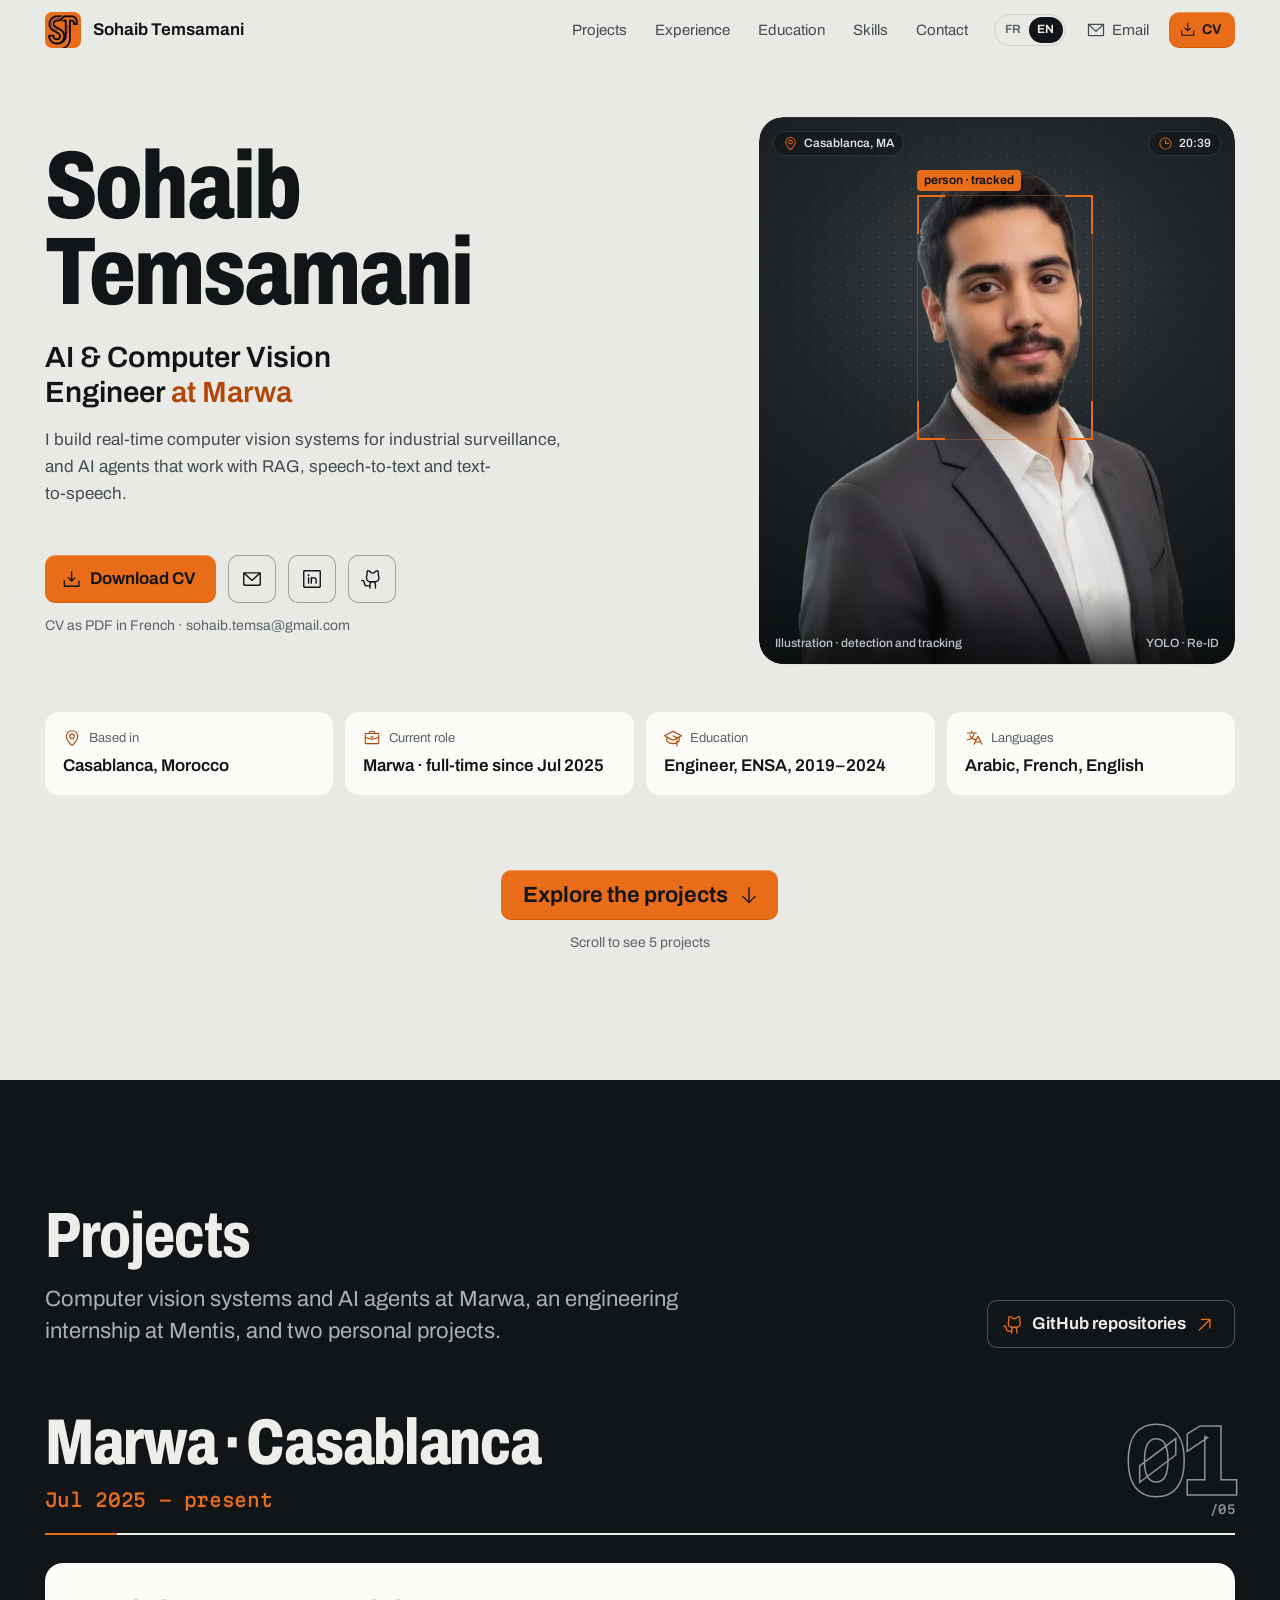
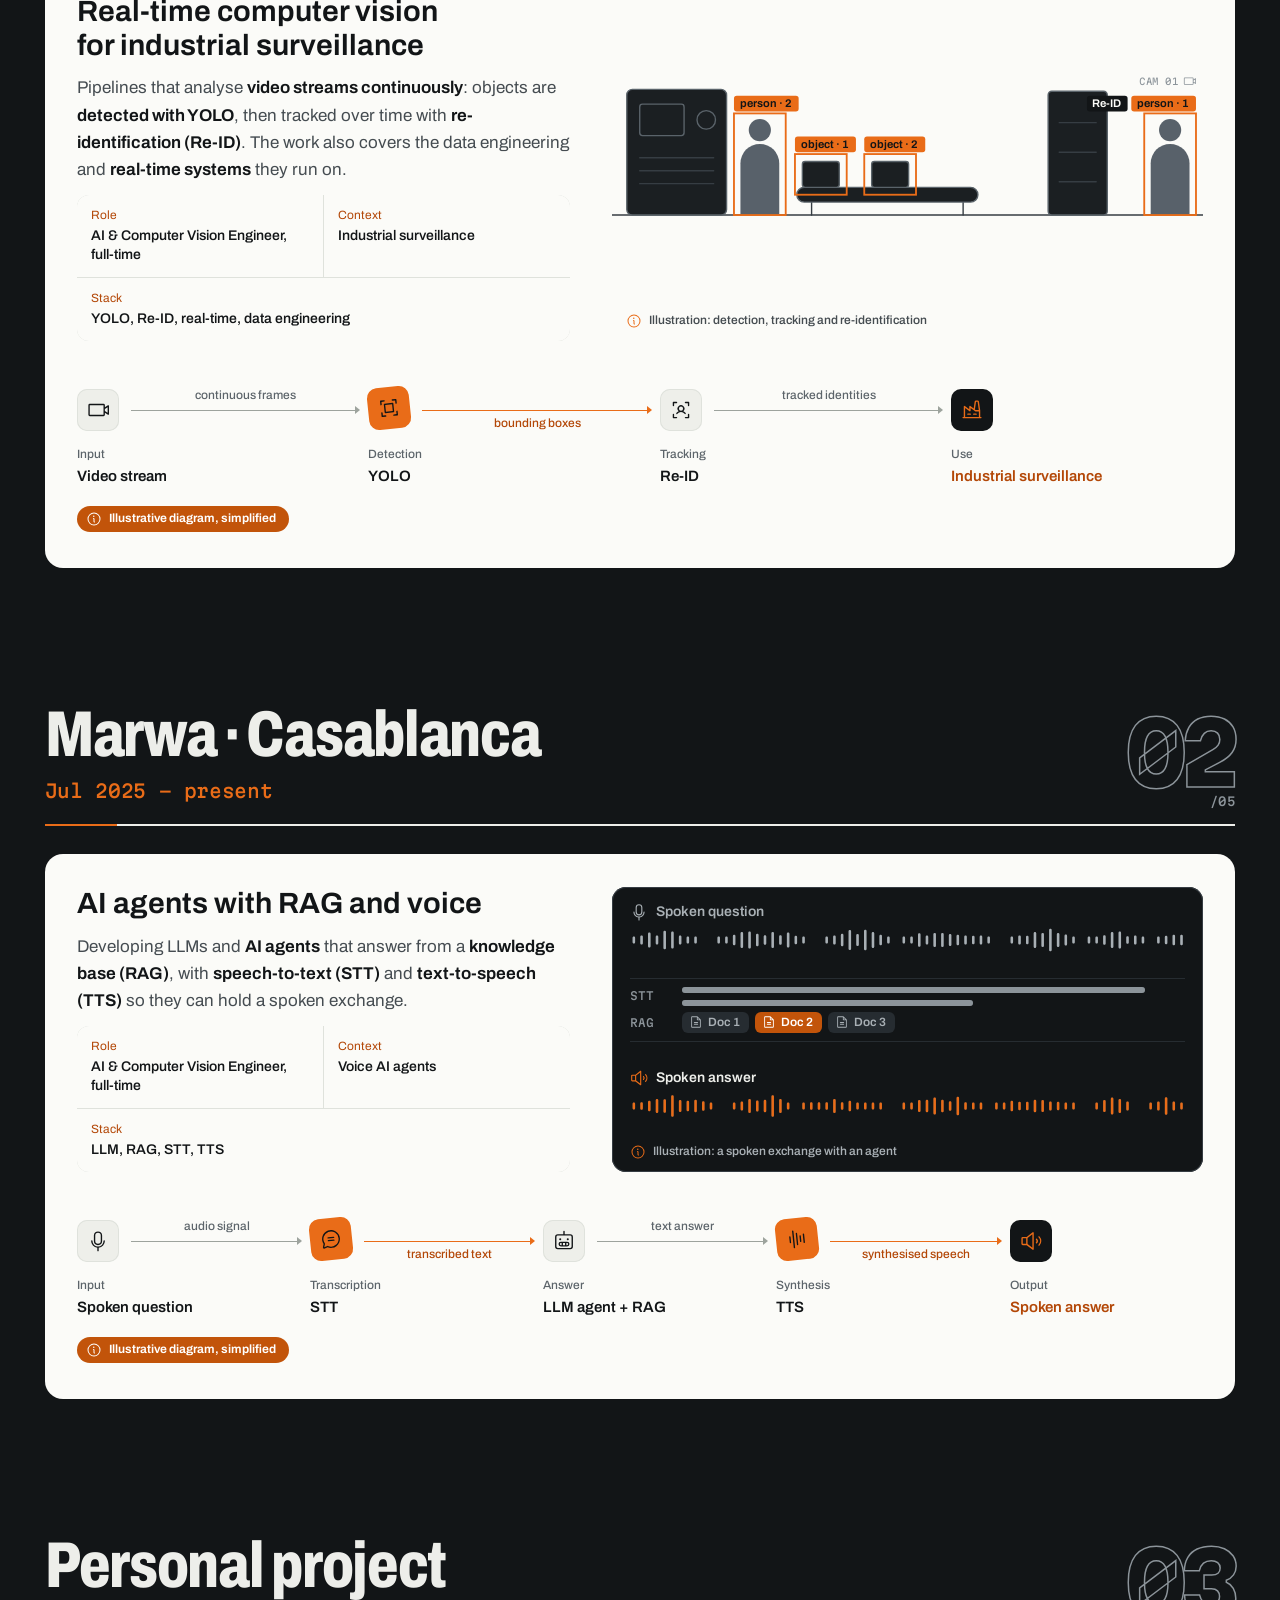
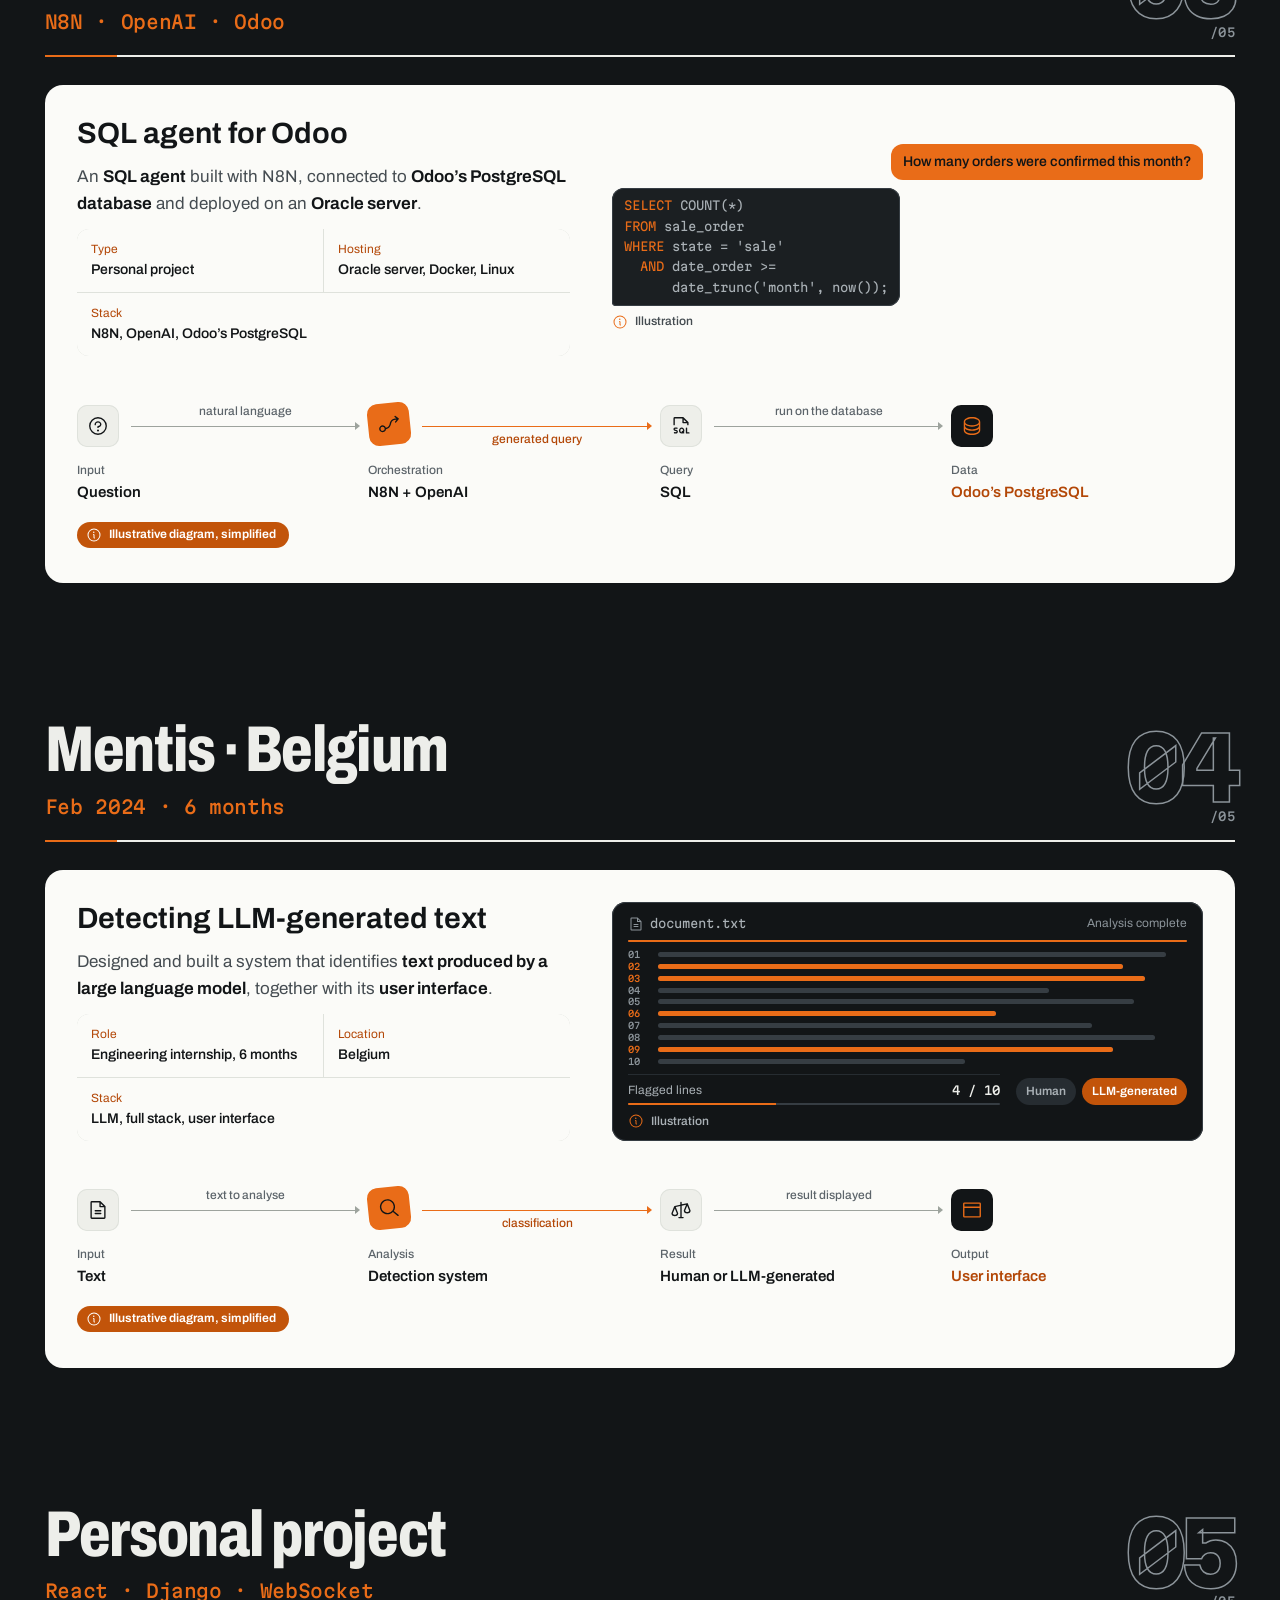
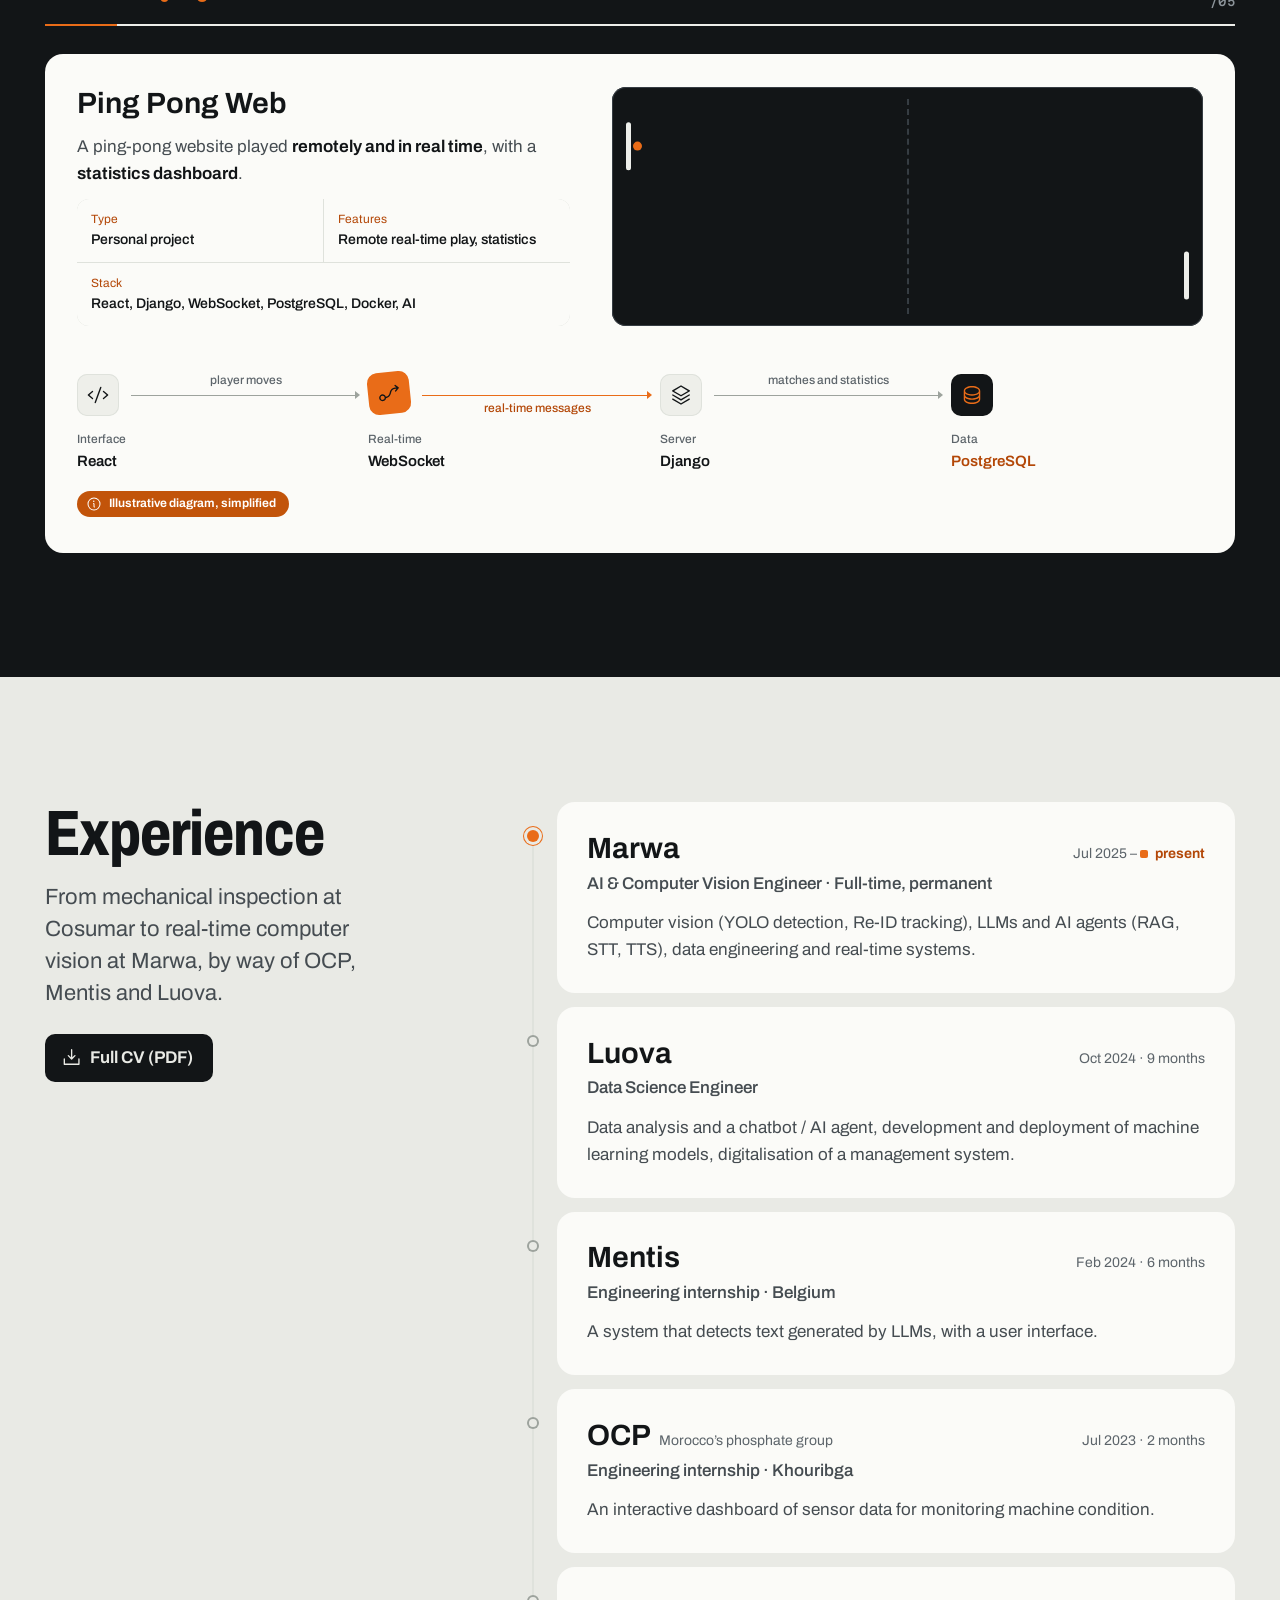
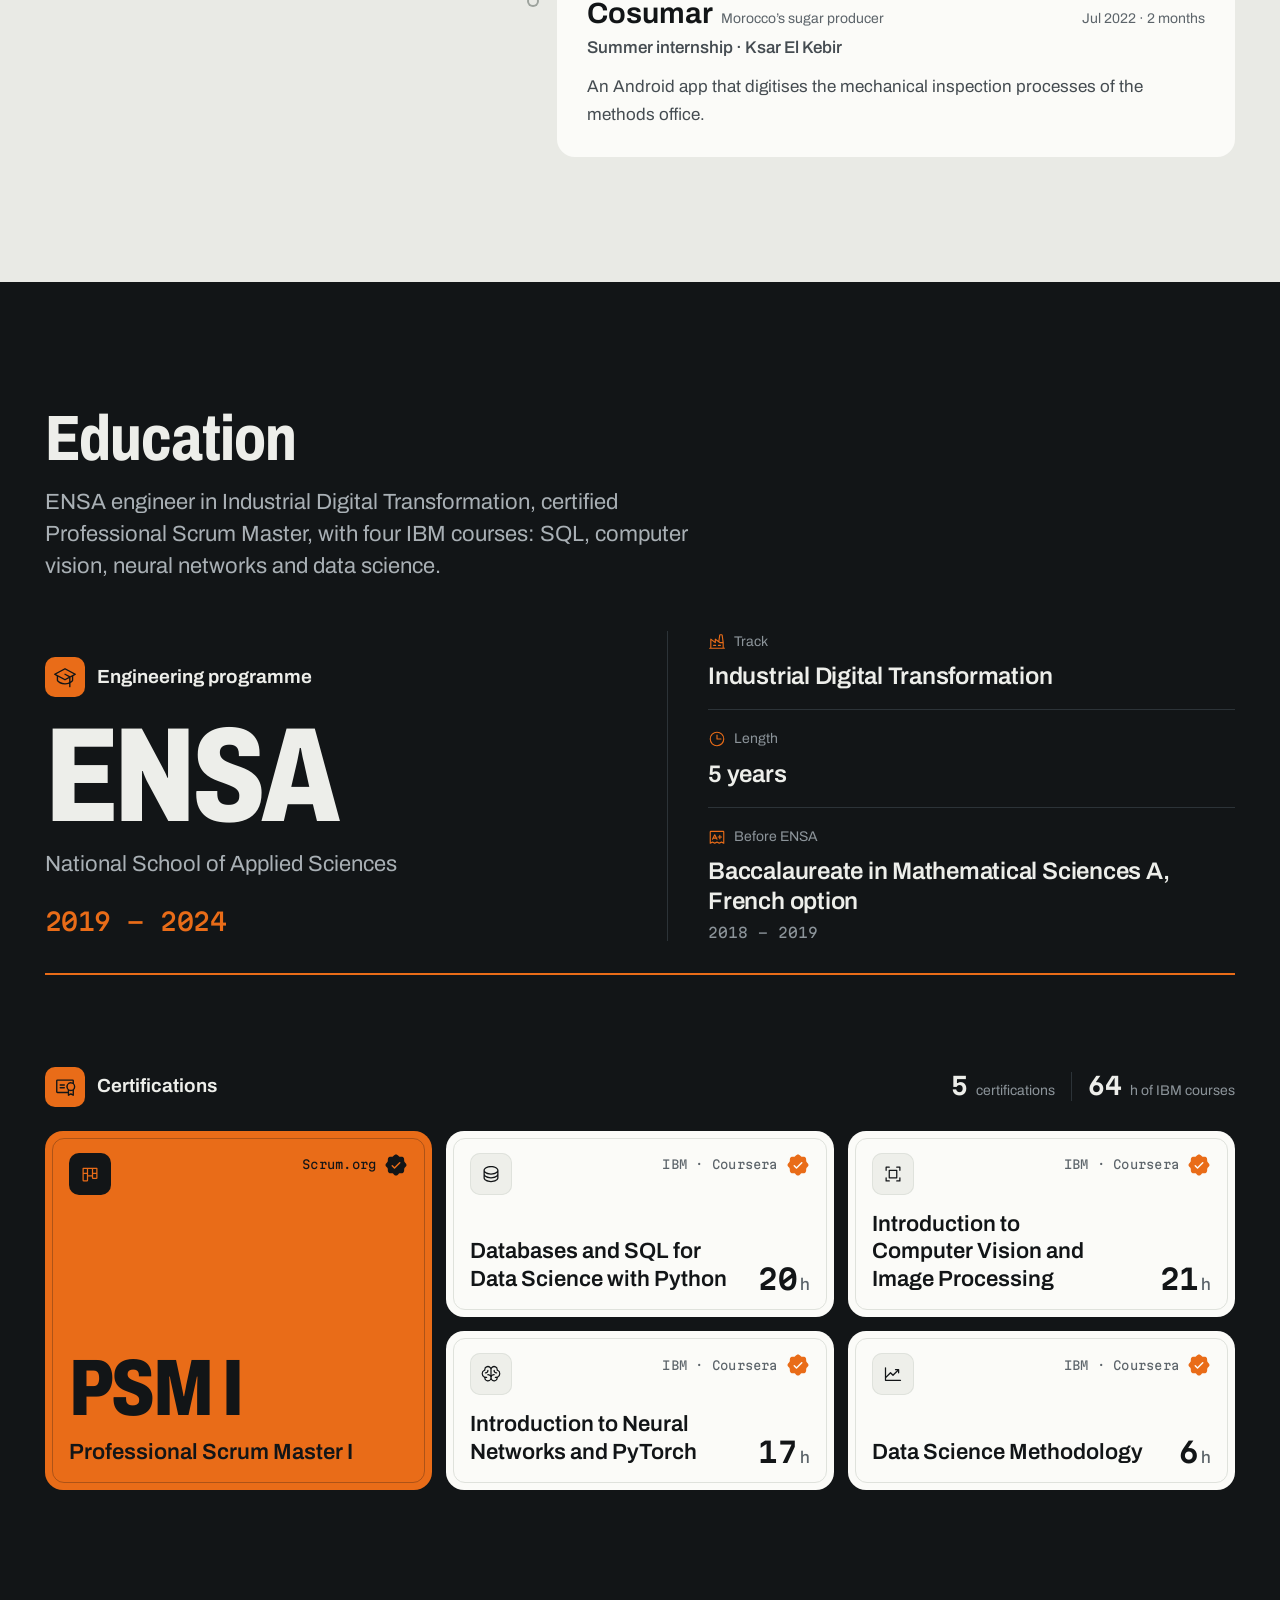
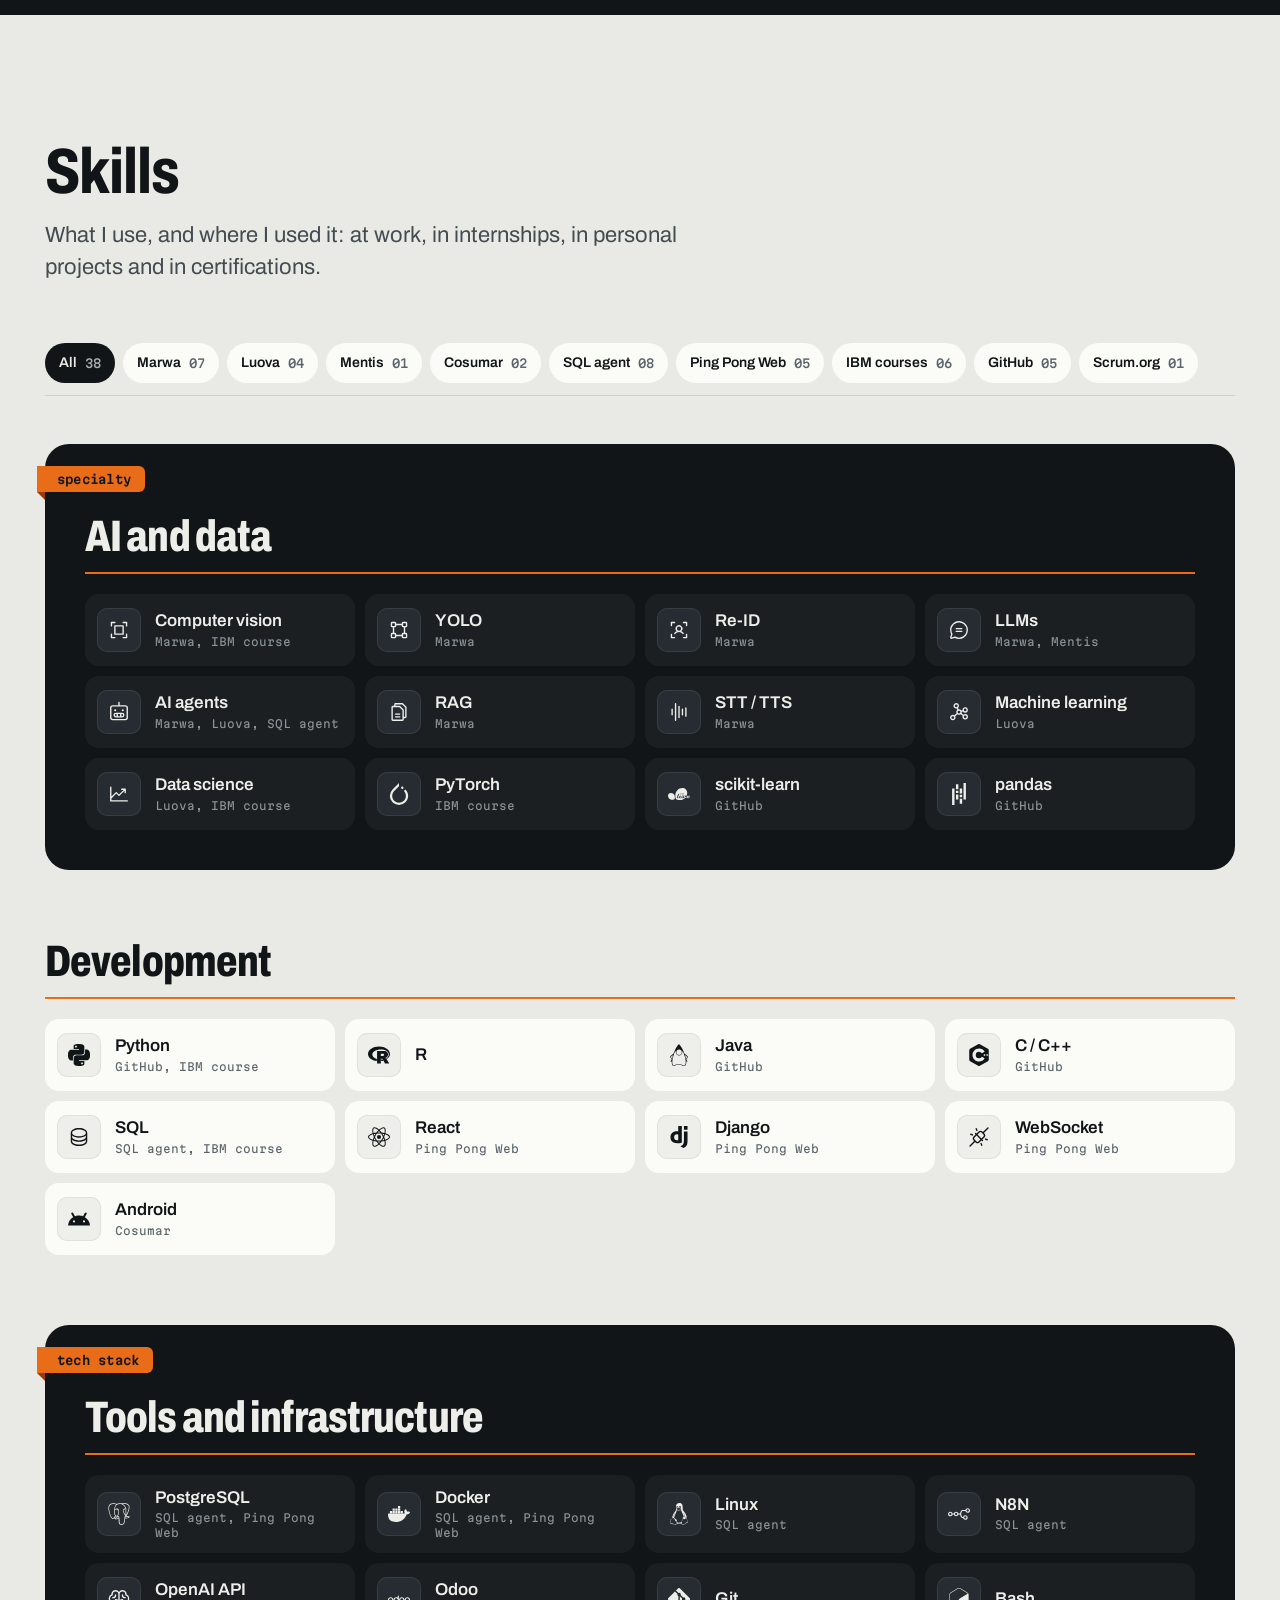
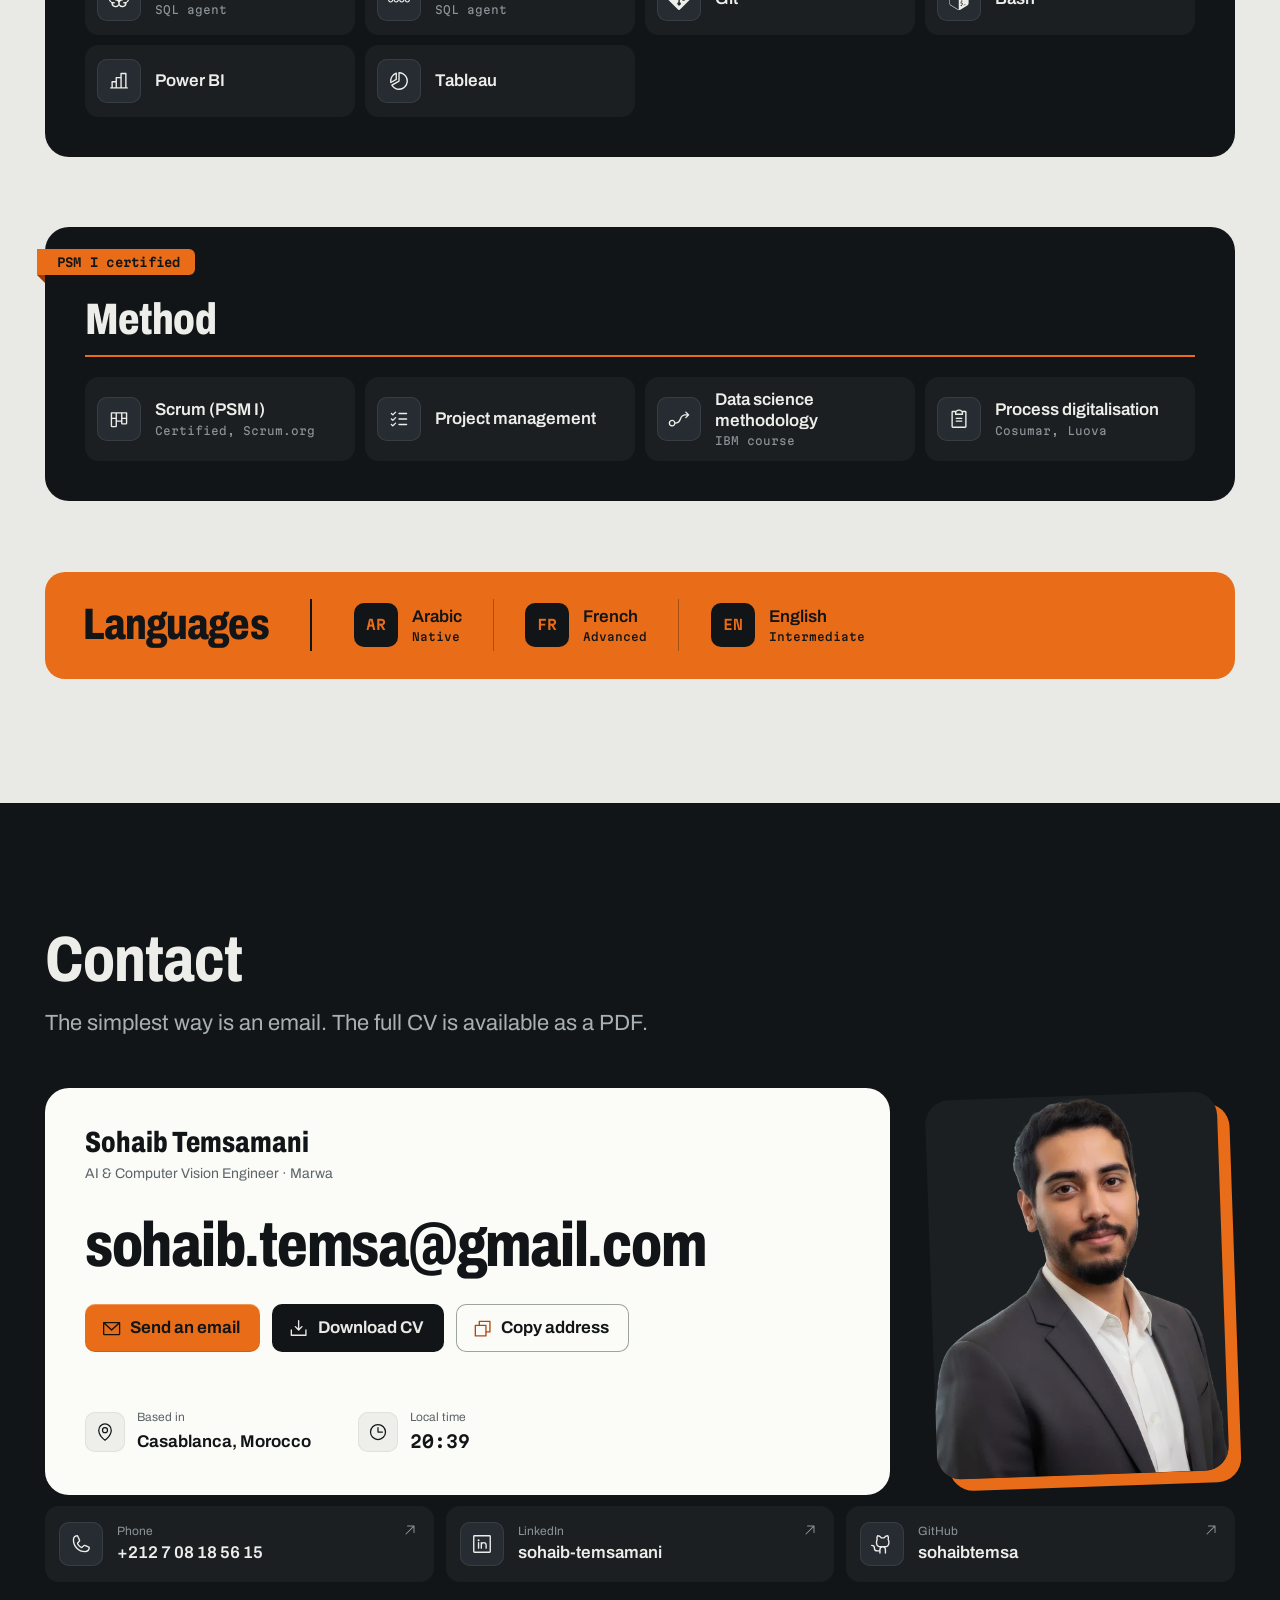
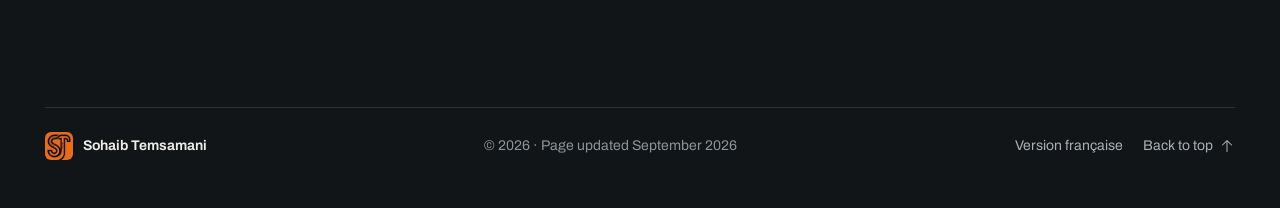
<file: en/index.html>
<!doctype html>
<html lang="en">
  <head>
    <meta charset="utf-8" />
    <meta name="viewport" content="width=device-width, initial-scale=1" />
    <title>Sohaib Temsamani · AI &amp; Computer Vision Engineer</title>
    <meta
      name="description"
      content="Sohaib Temsamani, AI and computer vision engineer at Marwa in Casablanca: real-time computer vision for industrial surveillance, AI agents with RAG and voice. CV as PDF."
    />
    <link rel="canonical" href="https://sohaibtemsa.com/en/" />
    <link rel="alternate" hreflang="fr" href="https://sohaibtemsa.com/" />
    <link rel="alternate" hreflang="en" href="https://sohaibtemsa.com/en/" />
    <link
      rel="alternate"
      hreflang="x-default"
      href="https://sohaibtemsa.com/"
    />
    <meta name="theme-color" content="#e9eae5" />
    <link rel="icon" href="../favicon.ico" sizes="any" />
    <link
      rel="icon"
      type="image/png"
      sizes="96x96"
      href="../images/favicon-96x96.png"
    />
    <link rel="apple-touch-icon" href="../images/favicon-192x192.png" />
    <link
      rel="preload"
      href="../assets/fonts/archivo-var.woff2"
      as="font"
      type="font/woff2"
      crossorigin
    />
    <link rel="stylesheet" href="../css/site.css" />
    <script src="../js/site.js" defer></script>

    <meta property="og:type" content="profile" />
    <meta property="og:site_name" content="Sohaib Temsamani" />
    <meta
      property="og:title"
      content="Sohaib Temsamani · AI &amp; Computer Vision Engineer"
    />
    <meta
      property="og:description"
      content="Real-time computer vision for industrial surveillance and AI agents with RAG and voice, at Marwa in Casablanca."
    />
    <meta property="og:url" content="https://sohaibtemsa.com/en/" />
    <meta
      property="og:image"
      content="https://sohaibtemsa.com/assets/img/og-en.jpg"
    />
    <meta property="og:image:width" content="1200" />
    <meta property="og:image:height" content="630" />
    <meta
      property="og:image:alt"
      content="Sohaib Temsamani, AI and computer vision engineer"
    />
    <meta property="og:locale" content="en_US" />
    <meta property="og:locale:alternate" content="fr_FR" />
    <meta property="profile:first_name" content="Sohaib" />
    <meta property="profile:last_name" content="Temsamani" />
    <meta name="twitter:card" content="summary_large_image" />

    <script type="application/ld+json">
      {
        "@context": "https://schema.org",
        "@type": "Person",
        "name": "Sohaib Temsamani",
        "jobTitle": "AI & Computer Vision Engineer",
        "worksFor": { "@type": "Organization", "name": "Marwa" },
        "address": {
          "@type": "PostalAddress",
          "addressLocality": "Casablanca",
          "addressCountry": "MA"
        },
        "alumniOf": {
          "@type": "CollegeOrUniversity",
          "name": "École Nationale des Sciences Appliquées (ENSA)"
        },
        "email": "mailto:sohaib.temsa@gmail.com",
        "telephone": "+212708185615",
        "knowsLanguage": ["ar", "fr", "en"],
        "url": "https://sohaibtemsa.com/en/",
        "image": "https://sohaibtemsa.com/assets/img/sohaib-temsamani-800.webp",
        "sameAs": [
          "https://github.com/sohaibtemsa",
          "https://www.linkedin.com/in/sohaib-temsamani/"
        ]
      }
    </script>
  </head>
  <body>
    <a class="skip" href="#content">Skip to content</a>

    <header class="site-header">
      <div class="wrap">
        <a class="brand" href="./">
          <img
            src="../assets/img/logo-st-72.webp"
            srcset="
              ../assets/img/logo-st-72.webp  1x,
              ../assets/img/logo-st-144.webp 2x
            "
            width="36"
            height="36"
            alt=""
          />
          <span class="brand-name">Sohaib Temsamani</span>
        </a>
        <nav class="nav" aria-label="Sections">
          <a href="#projects">Projects</a>
          <a href="#experience">Experience</a>
          <a href="#education">Education</a>
          <a href="#skills">Skills</a>
          <a href="#contact">Contact</a>
        </nav>
        <div class="tools">
          <div class="lang" role="group" aria-label="Language">
            <a href="../" lang="fr" hreflang="fr"
              ><span aria-hidden="true">FR</span
              ><span class="sr">Version française</span></a
            >
            <a href="./" lang="en" aria-current="page">EN</a>
          </div>
          <a
            class="mail-link"
            href="mailto:sohaib.temsa@gmail.com?subject=Contact%20from%20sohaibtemsa.com"
            ><svg class="i" aria-hidden="true">
              <use href="../assets/icons.svg#envelope-simple" /></svg
            ><span class="mail-text">Email</span></a
          >
          <a class="btn btn-sm" href="../cv/CV_TEMSAMANI_Sohaib.pdf" download>
            <svg class="i i-down" aria-hidden="true">
              <use href="../assets/icons.svg#download-simple" />
            </svg>
            CV <span class="sr">(PDF)</span>
          </a>
        </div>
      </div>
      <span class="progress" aria-hidden="true"></span>
    </header>

    <main id="content">
      <section class="hero" aria-labelledby="name">
        <div class="wrap">
          <div class="hero-grid">
            <div class="hero-text">
              <h1 id="name">
                <span class="line"><span>Sohaib</span></span>
                <span class="line"><span>Temsamani</span></span>
              </h1>
              <p class="role">
                AI &amp; Computer Vision Engineer
                <span class="at">at Marwa</span>
              </p>
              <p class="lead">
                I build real-time computer vision systems for industrial
                surveillance, and AI agents that work with RAG, speech-to-text
                and text-to-speech.
              </p>
              <div class="actions">
                <a class="btn" href="../cv/CV_TEMSAMANI_Sohaib.pdf" download>
                  <svg class="i i-down" aria-hidden="true">
                    <use href="../assets/icons.svg#download-simple" />
                  </svg>
                  Download CV
                </a>
                <div class="actions-more">
                  <a
                    class="icon-btn"
                    href="mailto:sohaib.temsa@gmail.com?subject=Contact%20from%20sohaibtemsa.com"
                    aria-label="Send an email"
                    data-tip="Email"
                    ><svg class="i" aria-hidden="true">
                      <use href="../assets/icons.svg#envelope-simple" /></svg
                  ></a>
                  <a
                    class="icon-btn"
                    href="https://www.linkedin.com/in/sohaib-temsamani/"
                    target="_blank"
                    rel="noopener"
                    aria-label="LinkedIn"
                    data-tip="LinkedIn"
                    ><svg class="i" aria-hidden="true">
                      <use href="../assets/icons.svg#linkedin-logo" /></svg
                  ></a>
                  <a
                    class="icon-btn"
                    href="https://github.com/sohaibtemsa"
                    target="_blank"
                    rel="noopener"
                    aria-label="GitHub"
                    data-tip="GitHub"
                    ><svg class="i" aria-hidden="true">
                      <use href="../assets/icons.svg#github-logo" /></svg
                  ></a>
                </div>
              </div>
              <p class="meta cv-meta">
                CV as PDF in French · sohaib.temsa@gmail.com
              </p>
            </div>

            <figure class="portrait-card">
              <div class="portrait-figure">
                <img
                  src="../assets/img/sohaib-temsamani-800.webp"
                  srcset="
                    ../assets/img/sohaib-temsamani-480.webp   480w,
                    ../assets/img/sohaib-temsamani-800.webp   800w,
                    ../assets/img/sohaib-temsamani-1200.webp 1200w
                  "
                  sizes="(min-width: 60rem) 26rem, 84vw"
                  width="800"
                  height="1000"
                  alt="Portrait of Sohaib Temsamani"
                  fetchpriority="high"
                />
                <div class="track" aria-hidden="true">
                  <span class="tag">person · tracked</span>
                </div>
              </div>
              <div class="hud hud-top" aria-hidden="true">
                <span class="chip-glass"
                  ><svg class="i">
                    <use href="../assets/icons.svg#map-pin" /></svg
                  >Casablanca, MA</span
                >
                <span class="chip-glass" data-clock-line hidden
                  ><svg class="i"><use href="../assets/icons.svg#clock" /></svg
                  ><time data-clock></time
                ></span>
              </div>
              <figcaption class="hud hud-bottom">
                <span>Illustration · detection and tracking</span
                ><span>YOLO · Re-ID</span>
              </figcaption>
            </figure>
          </div>

          <div class="hero-foot" data-fade>
          <dl class="facts">
            <div>
              <dt>
                <svg class="i" aria-hidden="true">
                  <use href="../assets/icons.svg#map-pin" /></svg
                >Based in
              </dt>
              <dd>Casablanca, Morocco</dd>
            </div>
            <div>
              <dt>
                <svg class="i" aria-hidden="true">
                  <use href="../assets/icons.svg#briefcase" /></svg
                >Current role
              </dt>
              <dd>Marwa · full-time since Jul 2025</dd>
            </div>
            <div>
              <dt>
                <svg class="i" aria-hidden="true">
                  <use href="../assets/icons.svg#graduation-cap" /></svg
                >Education
              </dt>
              <dd>Engineer, ENSA, 2019–2024</dd>
            </div>
            <div>
              <dt>
                <svg class="i" aria-hidden="true">
                  <use href="../assets/icons.svg#translate" /></svg
                >Languages
              </dt>
              <dd>Arabic, French, English</dd>
            </div>
          </dl>
          <div class="hero-next">
            <a class="btn btn-next" href="#projects">Explore the projects<svg class="i i-next" aria-hidden="true"><use href="../assets/icons.svg#arrow-down" /></svg></a>
            <p class="hero-next-hint">Scroll to see 5 projects</p>
          </div>
          </div>
        </div>
      </section>

      <section
        class="section band"
        id="projects"
        aria-labelledby="projects-title"
      >
        <div class="wrap">
          <div class="section-head">
            <h2 id="projects-title" data-fade data-reveal>Projects</h2>
            <p class="section-intro" data-fade>
              Computer vision systems and AI agents at Marwa, an engineering
              internship at Mentis, and two personal projects.
            </p>
            <a
              class="btn btn-line"
              href="https://github.com/sohaibtemsa"
              target="_blank"
              rel="noopener"
              data-fade
            >
              <svg class="i" aria-hidden="true">
                <use href="../assets/icons.svg#github-logo" />
              </svg>
              GitHub repositories
              <svg class="i i-out" aria-hidden="true">
                <use href="../assets/icons.svg#arrow-up-right" />
              </svg>
            </a>
          </div>

          <div class="projects" data-stagger>
            <article class="proj" aria-labelledby="proj-1-title">
              <header class="proj-head">
                <p class="proj-org">Marwa · Casablanca</p>
                <p class="proj-when">Jul 2025 – present</p>
                <div class="proj-index" aria-hidden="true">
                  <p class="proj-num"><b>01</b><small>/05</small></p>
                </div>
              </header>
              <div class="card proj-card">
                <div class="proj-body">
                  <div class="card-text">
                    <h3 id="proj-1-title">
                      Real-time computer vision for industrial surveillance
                    </h3>
                    <p>
                      Pipelines that analyse <strong>video streams continuously</strong>: objects
                      are <strong>detected with YOLO</strong>, then tracked over time with
                      <strong>re-identification (Re-ID)</strong>. The work also covers the data
                      engineering and <strong>real-time systems</strong> they run on.
                    </p>
                    <dl class="meta-grid">
                      <div>
                        <dt>Role</dt>
                        <dd>AI &amp; Computer Vision Engineer, full-time</dd>
                      </div>
                      <div>
                        <dt>Context</dt>
                        <dd>Industrial surveillance</dd>
                      </div>
                      <div>
                        <dt>Stack</dt>
                        <dd>YOLO, Re-ID, real-time, data engineering</dd>
                      </div>
                    </dl>
                  </div>
                  <div class="proj-media">
                    <figure class="scene" data-live aria-hidden="true">
                      <svg
                        viewBox="0 104 640 176"
                        preserveAspectRatio="xMidYMid meet"
                      >
                        <line
                          class="s-floor"
                          x1="0"
                          y1="258"
                          x2="640"
                          y2="258"
                        />
                        <rect
                          class="s-obj"
                          x="16"
                          y="122"
                          width="108"
                          height="136"
                          rx="6"
                        />
                        <rect
                          class="s-obj"
                          x="30"
                          y="138"
                          width="48"
                          height="34"
                          rx="3"
                        />
                        <circle class="s-obj" cx="102" cy="155" r="10" />
                        <path
                          class="s-lines"
                          d="M30 196h80M30 210h80M30 224h80"
                        />
                        <g class="s-person" transform="translate(160 258)">
                          <circle cx="0" cy="-92" r="12" />
                          <path d="M-21 0v-56a21 21 0 0 1 42 0v56z" />
                        </g>
                        <path class="s-lines" d="M216 244v14M380 244v14" />
                        <rect
                          class="s-obj"
                          x="200"
                          y="228"
                          width="196"
                          height="16"
                          rx="8"
                        />
                        <g class="s-crate">
                          <rect
                            class="s-obj"
                            x="206"
                            y="200"
                            width="40"
                            height="28"
                            rx="3"
                          />
                        </g>
                        <g class="s-crate s-crate-2">
                          <rect
                            class="s-obj"
                            x="206"
                            y="200"
                            width="40"
                            height="28"
                            rx="3"
                          />
                        </g>
                        <g class="s-walk">
                          <g class="s-person" transform="translate(604 258)">
                            <circle cx="0" cy="-92" r="12" />
                            <path d="M-21 0v-56a21 21 0 0 1 42 0v56z" />
                          </g>
                        </g>
                        <g>
                          <rect
                            class="s-obj"
                            x="472"
                            y="124"
                            width="64"
                            height="134"
                            rx="4"
                          />
                          <path
                            class="s-lines"
                            d="M484 158h40M484 190h40M484 222h40"
                          />
                        </g>
                        <text class="s-hud" x="613" y="117" text-anchor="end">
                          CAM 01
                        </text>
                        <use
                          class="s-hud-i"
                          href="../assets/icons.svg#video-camera"
                          x="618"
                          y="106"
                          width="14"
                          height="14"
                        />
                        <g class="s-jitter">
                          <rect
                            class="s-box"
                            x="132"
                            y="148"
                            width="56"
                            height="110"
                          />
                          <g class="s-label">
                            <rect
                              class="s-tag"
                              x="132"
                              y="129"
                              width="70"
                              height="17"
                              rx="3"
                            />
                            <text class="s-text" x="138" y="141.5">
                              person · 2
                            </text>
                          </g>
                        </g>
                        <g class="s-crate">
                          <g class="s-lock">
                            <rect
                              class="s-box"
                              x="198"
                              y="192"
                              width="56"
                              height="44"
                            />
                            <g class="s-label">
                              <rect
                                class="s-tag"
                                x="198"
                                y="173"
                                width="66"
                                height="17"
                                rx="3"
                              />
                              <text class="s-text" x="204" y="185.5">
                                object · 1
                              </text>
                            </g>
                          </g>
                        </g>
                        <g class="s-crate s-crate-2">
                          <g class="s-lock">
                            <rect
                              class="s-box"
                              x="198"
                              y="192"
                              width="56"
                              height="44"
                            />
                            <g class="s-label">
                              <rect
                                class="s-tag"
                                x="198"
                                y="173"
                                width="66"
                                height="17"
                                rx="3"
                              />
                              <text class="s-text" x="204" y="185.5">
                                object · 2
                              </text>
                            </g>
                          </g>
                        </g>
                        <g class="s-walk">
                          <g class="s-track">
                            <rect
                              class="s-box"
                              x="576"
                              y="148"
                              width="56"
                              height="110"
                            />
                            <g class="s-label s-label-end">
                              <rect
                                class="s-tag"
                                x="562"
                                y="129"
                                width="70"
                                height="17"
                                rx="3"
                              />
                              <text class="s-text" x="568" y="141.5">
                                person · 1
                              </text>
                            </g>
                          </g>
                          <g class="s-reid">
                            <g class="s-label s-label-end">
                              <rect
                                class="s-tag s-tag-alt"
                                x="514"
                                y="129"
                                width="44"
                                height="17"
                                rx="3"
                              />
                              <text class="s-text" x="520" y="141.5">
                                Re-ID
                              </text>
                            </g>
                          </g>
                        </g>
                      </svg>
                      <figcaption class="note note-line">
                        <svg class="i" aria-hidden="true">
                          <use href="../assets/icons.svg#info" /></svg
                        >Illustration: detection, tracking and re-identification
                      </figcaption>
                    </figure>
                  </div>
                </div>
                <figure class="flow" data-reveal data-live>
                  <ol>
                    <li>
                      <svg class="i" aria-hidden="true">
                        <use href="../assets/icons.svg#video-camera" /></svg
                      ><span class="k">Input</span><span>Video stream</span>
                    </li>
                    <li>
                      <i class="wire" aria-hidden="true"></i
                      ><span class="wire-label">continuous frames</span
                      ><svg class="i" aria-hidden="true">
                        <use href="../assets/icons.svg#scan" /></svg
                      ><span class="k">Detection</span><span>YOLO</span>
                    </li>
                    <li>
                      <i class="wire" aria-hidden="true"></i
                      ><span class="wire-label">bounding boxes</span
                      ><svg class="i" aria-hidden="true">
                        <use href="../assets/icons.svg#user-focus" /></svg
                      ><span class="k">Tracking</span><span>Re-ID</span>
                    </li>
                    <li>
                      <i class="wire" aria-hidden="true"></i
                      ><span class="wire-label">tracked identities</span
                      ><svg class="i" aria-hidden="true">
                        <use href="../assets/icons.svg#factory" /></svg
                      ><span class="k">Use</span
                      ><span>Industrial surveillance</span>
                    </li>
                  </ol>
                  <figcaption class="note">
                    <svg class="i" aria-hidden="true">
                      <use href="../assets/icons.svg#info" /></svg
                    >Illustrative diagram, simplified
                  </figcaption>
                </figure>
              </div>
            </article>

            <article class="proj" aria-labelledby="proj-2-title">
              <header class="proj-head">
                <p class="proj-org">Marwa · Casablanca</p>
                <p class="proj-when">Jul 2025 – present</p>
                <div class="proj-index" aria-hidden="true">
                  <p class="proj-num"><b>02</b><small>/05</small></p>
                </div>
              </header>
              <div class="card proj-card">
                <div class="proj-body">
                  <div class="card-text">
                    <h3 id="proj-2-title">AI agents with RAG and voice</h3>
                    <p>
                      Developing LLMs and <strong>AI agents</strong> that answer from a <strong>knowledge
                      base (RAG)</strong>, with <strong>speech-to-text (STT)</strong> and <strong>text-to-speech
                      (TTS)</strong> so they can hold a spoken exchange.
                    </p>
                    <dl class="meta-grid">
                      <div>
                        <dt>Role</dt>
                        <dd>AI &amp; Computer Vision Engineer, full-time</dd>
                      </div>
                      <div>
                        <dt>Context</dt>
                        <dd>Voice AI agents</dd>
                      </div>
                      <div>
                        <dt>Stack</dt>
                        <dd>LLM, RAG, STT, TTS</dd>
                      </div>
                    </dl>
                  </div>
                  <div class="proj-media">
                    <figure class="voice" data-live aria-hidden="true">
                      <div class="v-turn v-q">
                        <p class="v-who">
                          <svg class="i">
                            <use href="../assets/icons.svg#microphone" /></svg
                          >Spoken question
                        </p>
                        <div class="v-track">
                          <svg viewBox="0 0 360 36" preserveAspectRatio="none">
                            <path
                              d="M2.5 15v6M7.5 13.5v9M12.5 9.5v17M17.5 13.5v9M22.5 7v22M27.5 8v20M32.5 13.5v9M37.5 15v6M42.5 15v6M57.5 15v6M62.5 15v6M67.5 12.5v11M72.5 8.5v19M77.5 8v20M82.5 11v14M87.5 13v10M92.5 8.5v19M97.5 13v10M102.5 9.5v17M107.5 14v8M112.5 15v6M127.5 15v6M132.5 13.5v9M137.5 11v14M142.5 6v24M147.5 11.5v13M152.5 5.5v25M157.5 8.5v19M162.5 12.5v11M167.5 15v6M177.5 15v6M182.5 15v6M187.5 10.5v15M192.5 13.5v9M197.5 10v16M202.5 10v16M207.5 11.5v13M212.5 12.5v11M217.5 13.5v9M222.5 14v8M227.5 13.5v9M232.5 15v6M247.5 15v6M252.5 13.5v9M257.5 14v8M262.5 8.5v19M267.5 10v16M272.5 4v28M277.5 10v16M282.5 12v12M287.5 15v6M297.5 15v6M302.5 15v6M307.5 13v10M312.5 8.5v19M317.5 8v20M322.5 14.5v7M327.5 13.5v9M332.5 15v6M342.5 15v6M347.5 14v8M352.5 12.5v11M357.5 12.5v11"
                            /></svg
                          ><svg
                            class="v-played"
                            viewBox="0 0 360 36"
                            preserveAspectRatio="none"
                          >
                            <path
                              d="M2.5 15v6M7.5 13.5v9M12.5 9.5v17M17.5 13.5v9M22.5 7v22M27.5 8v20M32.5 13.5v9M37.5 15v6M42.5 15v6M57.5 15v6M62.5 15v6M67.5 12.5v11M72.5 8.5v19M77.5 8v20M82.5 11v14M87.5 13v10M92.5 8.5v19M97.5 13v10M102.5 9.5v17M107.5 14v8M112.5 15v6M127.5 15v6M132.5 13.5v9M137.5 11v14M142.5 6v24M147.5 11.5v13M152.5 5.5v25M157.5 8.5v19M162.5 12.5v11M167.5 15v6M177.5 15v6M182.5 15v6M187.5 10.5v15M192.5 13.5v9M197.5 10v16M202.5 10v16M207.5 11.5v13M212.5 12.5v11M217.5 13.5v9M222.5 14v8M227.5 13.5v9M232.5 15v6M247.5 15v6M252.5 13.5v9M257.5 14v8M262.5 8.5v19M267.5 10v16M272.5 4v28M277.5 10v16M282.5 12v12M287.5 15v6M297.5 15v6M302.5 15v6M307.5 13v10M312.5 8.5v19M317.5 8v20M322.5 14.5v7M327.5 13.5v9M332.5 15v6M342.5 15v6M347.5 14v8M352.5 12.5v11M357.5 12.5v11"
                            />
                          </svg>
                        </div>
                      </div>
                      <div class="v-mid">
                        <p class="v-row">
                          <b>STT</b
                          ><span class="v-lines"
                            ><i style="--w: 92%"></i><i style="--w: 58%"></i
                          ></span>
                        </p>
                        <p class="v-row">
                          <b>RAG</b
                          ><span class="v-docs"
                            ><span
                              ><svg class="i">
                                <use
                                  href="../assets/icons.svg#file-text"
                                /></svg
                              >Doc 1</span
                            ><span class="hit"
                              ><svg class="i">
                                <use
                                  href="../assets/icons.svg#file-text"
                                /></svg
                              >Doc 2</span
                            ><span
                              ><svg class="i">
                                <use
                                  href="../assets/icons.svg#file-text"
                                /></svg
                              >Doc 3</span
                            ></span
                          >
                        </p>
                      </div>
                      <div class="v-turn v-a">
                        <p class="v-who">
                          <svg class="i">
                            <use href="../assets/icons.svg#speaker-high" /></svg
                          >Spoken answer
                        </p>
                        <div class="v-track">
                          <svg viewBox="0 0 360 36" preserveAspectRatio="none">
                            <path
                              d="M2.5 15v6M7.5 14.5v7M12.5 12.5v11M17.5 10v16M22.5 10.5v15M27.5 5v26M32.5 11.5v13M37.5 12.5v11M42.5 11v14M47.5 13v10M52.5 15v6M67.5 15v6M72.5 13.5v9M77.5 10v16M82.5 12v12M87.5 11v14M92.5 5v26M97.5 10v16M102.5 15v6M112.5 15v6M117.5 14.5v7M122.5 14.5v7M127.5 14.5v7M132.5 10v16M137.5 14.5v7M142.5 12.5v11M147.5 15v6M152.5 15v6M157.5 15v6M162.5 15v6M177.5 15v6M182.5 15v6M187.5 11.5v13M192.5 11v14M197.5 8v20M202.5 11v14M207.5 13v10M212.5 7v22M217.5 14.5v7M222.5 15v6M227.5 15v6M237.5 15v6M242.5 15v6M247.5 12.5v11M252.5 14v8M257.5 14v8M262.5 11v14M267.5 11.5v13M272.5 13.5v9M277.5 14v8M282.5 15v6M287.5 15v6M302.5 15v6M307.5 11.5v13M312.5 8v20M317.5 10v16M322.5 13.5v9M337.5 15v6M342.5 13.5v9M347.5 7.5v21M352.5 13.5v9M357.5 15v6"
                            /></svg
                          ><svg
                            class="v-played"
                            viewBox="0 0 360 36"
                            preserveAspectRatio="none"
                          >
                            <path
                              d="M2.5 15v6M7.5 14.5v7M12.5 12.5v11M17.5 10v16M22.5 10.5v15M27.5 5v26M32.5 11.5v13M37.5 12.5v11M42.5 11v14M47.5 13v10M52.5 15v6M67.5 15v6M72.5 13.5v9M77.5 10v16M82.5 12v12M87.5 11v14M92.5 5v26M97.5 10v16M102.5 15v6M112.5 15v6M117.5 14.5v7M122.5 14.5v7M127.5 14.5v7M132.5 10v16M137.5 14.5v7M142.5 12.5v11M147.5 15v6M152.5 15v6M157.5 15v6M162.5 15v6M177.5 15v6M182.5 15v6M187.5 11.5v13M192.5 11v14M197.5 8v20M202.5 11v14M207.5 13v10M212.5 7v22M217.5 14.5v7M222.5 15v6M227.5 15v6M237.5 15v6M242.5 15v6M247.5 12.5v11M252.5 14v8M257.5 14v8M262.5 11v14M267.5 11.5v13M272.5 13.5v9M277.5 14v8M282.5 15v6M287.5 15v6M302.5 15v6M307.5 11.5v13M312.5 8v20M317.5 10v16M322.5 13.5v9M337.5 15v6M342.5 13.5v9M347.5 7.5v21M352.5 13.5v9M357.5 15v6"
                            />
                          </svg>
                        </div>
                      </div>
                      <figcaption class="note note-line">
                        <svg class="i" aria-hidden="true">
                          <use href="../assets/icons.svg#info" /></svg
                        >Illustration: a spoken exchange with an agent
                      </figcaption>
                    </figure>
                  </div>
                </div>
                <figure class="flow" data-reveal data-live>
                  <ol>
                    <li>
                      <svg class="i" aria-hidden="true">
                        <use href="../assets/icons.svg#microphone" /></svg
                      ><span class="k">Input</span><span>Spoken question</span>
                    </li>
                    <li>
                      <i class="wire" aria-hidden="true"></i
                      ><span class="wire-label">audio signal</span
                      ><svg class="i" aria-hidden="true">
                        <use href="../assets/icons.svg#chat-circle-text" /></svg
                      ><span class="k">Transcription</span><span>STT</span>
                    </li>
                    <li>
                      <i class="wire" aria-hidden="true"></i
                      ><span class="wire-label">transcribed text</span
                      ><svg class="i" aria-hidden="true">
                        <use href="../assets/icons.svg#robot" /></svg
                      ><span class="k">Answer</span><span>LLM agent + RAG</span>
                    </li>
                    <li>
                      <i class="wire" aria-hidden="true"></i
                      ><span class="wire-label">text answer</span
                      ><svg class="i" aria-hidden="true">
                        <use href="../assets/icons.svg#waveform" /></svg
                      ><span class="k">Synthesis</span><span>TTS</span>
                    </li>
                    <li>
                      <i class="wire" aria-hidden="true"></i
                      ><span class="wire-label">synthesised speech</span
                      ><svg class="i" aria-hidden="true">
                        <use href="../assets/icons.svg#speaker-high" /></svg
                      ><span class="k">Output</span><span>Spoken answer</span>
                    </li>
                  </ol>
                  <figcaption class="note">
                    <svg class="i" aria-hidden="true">
                      <use href="../assets/icons.svg#info" /></svg
                    >Illustrative diagram, simplified
                  </figcaption>
                </figure>
              </div>
            </article>

            <article class="proj" aria-labelledby="proj-3-title">
              <header class="proj-head">
                <p class="proj-org">Personal project</p>
                <p class="proj-when">N8N · OpenAI · Odoo</p>
                <div class="proj-index" aria-hidden="true">
                  <p class="proj-num"><b>03</b><small>/05</small></p>
                </div>
              </header>
              <div class="card proj-card">
                <div class="proj-body">
                  <div class="card-text">
                    <h3 id="proj-3-title">SQL agent for Odoo</h3>
                    <p>
                      An <strong>SQL agent</strong> built with N8N, connected to <strong>Odoo’s
                      PostgreSQL database</strong> and deployed on an <strong>Oracle server</strong>.
                    </p>
                    <dl class="meta-grid">
                      <div>
                        <dt>Type</dt>
                        <dd>Personal project</dd>
                      </div>
                      <div>
                        <dt>Hosting</dt>
                        <dd>Oracle server, Docker, Linux</dd>
                      </div>
                      <div>
                        <dt>Stack</dt>
                        <dd>N8N, OpenAI, Odoo’s PostgreSQL</dd>
                      </div>
                    </dl>
                  </div>
                  <div class="proj-media">
                    <figure class="chat" data-reveal aria-hidden="true">
                      <p class="bubble bubble-q">
                        How many orders were confirmed this month?
                      </p>
                      <pre
                        class="bubble bubble-a"
                      ><code><span class="kw">SELECT</span> COUNT(*)
<span class="kw">FROM</span> sale_order
<span class="kw">WHERE</span> state = 'sale'
  <span class="kw">AND</span> date_order &gt;=
      date_trunc('month', now());</code></pre>
                      <figcaption class="note note-line">
                        <svg class="i" aria-hidden="true">
                          <use href="../assets/icons.svg#info" /></svg
                        >Illustration
                      </figcaption>
                    </figure>
                  </div>
                </div>
                <figure class="flow" data-reveal data-live>
                  <ol>
                    <li>
                      <svg class="i" aria-hidden="true">
                        <use href="../assets/icons.svg#question" /></svg
                      ><span class="k">Input</span><span>Question</span>
                    </li>
                    <li>
                      <i class="wire" aria-hidden="true"></i
                      ><span class="wire-label">natural language</span
                      ><svg class="i" aria-hidden="true">
                        <use href="../assets/icons.svg#flow-arrow" /></svg
                      ><span class="k">Orchestration</span
                      ><span>N8N + OpenAI</span>
                    </li>
                    <li>
                      <i class="wire" aria-hidden="true"></i
                      ><span class="wire-label">generated query</span
                      ><svg class="i" aria-hidden="true">
                        <use href="../assets/icons.svg#file-sql" /></svg
                      ><span class="k">Query</span><span>SQL</span>
                    </li>
                    <li>
                      <i class="wire" aria-hidden="true"></i
                      ><span class="wire-label">run on the database</span
                      ><svg class="i" aria-hidden="true">
                        <use href="../assets/icons.svg#database" /></svg
                      ><span class="k">Data</span><span>Odoo’s PostgreSQL</span>
                    </li>
                  </ol>
                  <figcaption class="note">
                    <svg class="i" aria-hidden="true">
                      <use href="../assets/icons.svg#info" /></svg
                    >Illustrative diagram, simplified
                  </figcaption>
                </figure>
              </div>
            </article>

            <article class="proj" aria-labelledby="proj-4-title">
              <header class="proj-head">
                <p class="proj-org">Mentis · Belgium</p>
                <p class="proj-when">Feb 2024 · 6 months</p>
                <div class="proj-index" aria-hidden="true">
                  <p class="proj-num"><b>04</b><small>/05</small></p>
                </div>
              </header>
              <div class="card proj-card">
                <div class="proj-body">
                  <div class="card-text">
                    <h3 id="proj-4-title">Detecting LLM-generated text</h3>
                    <p>
                      Designed and built a system that identifies <strong>text produced
                      by a large language model</strong>, together with its <strong>user
                      interface</strong>.
                    </p>
                    <dl class="meta-grid">
                      <div>
                        <dt>Role</dt>
                        <dd>Engineering internship, 6 months</dd>
                      </div>
                      <div>
                        <dt>Location</dt>
                        <dd>Belgium</dd>
                      </div>
                      <div>
                        <dt>Stack</dt>
                        <dd>LLM, full stack, user interface</dd>
                      </div>
                    </dl>
                  </div>
                  <div class="proj-media">
                    <figure class="doc" data-live aria-hidden="true">
                      <div class="doc-bar">
                        <span class="doc-file"
                          ><svg class="i">
                            <use href="../assets/icons.svg#file-text" /></svg
                          >document.txt</span
                        >
                        <span class="doc-status"
                          ><span>Analysing</span
                          ><span>Analysis complete</span></span
                        >
                      </div>
                      <i class="doc-progress"></i>
                      <ol class="doc-lines">
                        <li style="--w: 96%"><b>01</b><i></i></li>
                        <li class="hit hit-2" style="--w: 88%">
                          <b>02</b><i></i>
                        </li>
                        <li class="hit hit-3" style="--w: 92%">
                          <b>03</b><i></i>
                        </li>
                        <li style="--w: 74%"><b>04</b><i></i></li>
                        <li style="--w: 90%"><b>05</b><i></i></li>
                        <li class="hit hit-6" style="--w: 64%">
                          <b>06</b><i></i>
                        </li>
                        <li style="--w: 82%"><b>07</b><i></i></li>
                        <li style="--w: 94%"><b>08</b><i></i></li>
                        <li class="hit hit-9" style="--w: 86%">
                          <b>09</b><i></i>
                        </li>
                        <li style="--w: 58%"><b>10</b><i></i></li>
                      </ol>
                      <div class="doc-sum">
                        <p class="doc-count">
                          <span>Flagged lines</span
                          ><b><span class="doc-n"></span> / 10</b>
                        </p>
                        <i class="doc-ratio"></i>
                      </div>
                      <div class="doc-verdict">
                        <span>Human</span
                        ><span class="flag">LLM-generated</span>
                      </div>
                      <figcaption class="note note-line">
                        <svg class="i" aria-hidden="true">
                          <use href="../assets/icons.svg#info" /></svg
                        >Illustration
                      </figcaption>
                    </figure>
                  </div>
                </div>
                <figure class="flow" data-reveal data-live>
                  <ol>
                    <li>
                      <svg class="i" aria-hidden="true">
                        <use href="../assets/icons.svg#file-text" /></svg
                      ><span class="k">Input</span><span>Text</span>
                    </li>
                    <li>
                      <i class="wire" aria-hidden="true"></i
                      ><span class="wire-label">text to analyse</span
                      ><svg class="i" aria-hidden="true">
                        <use href="../assets/icons.svg#magnifying-glass" /></svg
                      ><span class="k">Analysis</span
                      ><span>Detection system</span>
                    </li>
                    <li>
                      <i class="wire" aria-hidden="true"></i
                      ><span class="wire-label">classification</span
                      ><svg class="i" aria-hidden="true">
                        <use href="../assets/icons.svg#scales" /></svg
                      ><span class="k">Result</span
                      ><span>Human or LLM-generated</span>
                    </li>
                    <li>
                      <i class="wire" aria-hidden="true"></i
                      ><span class="wire-label">result displayed</span
                      ><svg class="i" aria-hidden="true">
                        <use href="../assets/icons.svg#browser" /></svg
                      ><span class="k">Output</span><span>User interface</span>
                    </li>
                  </ol>
                  <figcaption class="note">
                    <svg class="i" aria-hidden="true">
                      <use href="../assets/icons.svg#info" /></svg
                    >Illustrative diagram, simplified
                  </figcaption>
                </figure>
              </div>
            </article>

            <article class="proj" data-fade aria-labelledby="proj-5-title">
              <header class="proj-head">
                <p class="proj-org">Personal project</p>
                <p class="proj-when">React · Django · WebSocket</p>
                <div class="proj-index" aria-hidden="true">
                  <p class="proj-num"><b>05</b><small>/05</small></p>
                </div>
              </header>
              <div class="card proj-card">
                <div class="proj-body">
                  <div class="card-text">
                    <h3 id="proj-5-title">Ping Pong Web</h3>
                    <p>
                      A ping-pong website played <strong>remotely and in real time</strong>, with
                      a <strong>statistics dashboard</strong>.
                    </p>
                    <dl class="meta-grid">
                      <div>
                        <dt>Type</dt>
                        <dd>Personal project</dd>
                      </div>
                      <div>
                        <dt>Features</dt>
                        <dd>Remote real-time play, statistics</dd>
                      </div>
                      <div>
                        <dt>Stack</dt>
                        <dd>
                          React, Django, WebSocket, PostgreSQL, Docker, AI
                        </dd>
                      </div>
                    </dl>
                  </div>
                  <div class="proj-media">
                    <div class="pong" data-live aria-hidden="true">
                      <i class="pad pad-l"></i><i class="pad pad-r"></i
                      ><i class="ball"></i>
                    </div>
                  </div>
                </div>
                <figure class="flow" data-reveal data-live>
                  <ol>
                    <li>
                      <svg class="i" aria-hidden="true">
                        <use href="../assets/icons.svg#code" /></svg
                      ><span class="k">Interface</span><span>React</span>
                    </li>
                    <li>
                      <i class="wire" aria-hidden="true"></i
                      ><span class="wire-label">player moves</span
                      ><svg class="i" aria-hidden="true">
                        <use href="../assets/icons.svg#flow-arrow" /></svg
                      ><span class="k">Real-time</span><span>WebSocket</span>
                    </li>
                    <li>
                      <i class="wire" aria-hidden="true"></i
                      ><span class="wire-label">real-time messages</span
                      ><svg class="i" aria-hidden="true">
                        <use href="../assets/icons.svg#stack" /></svg
                      ><span class="k">Server</span><span>Django</span>
                    </li>
                    <li>
                      <i class="wire" aria-hidden="true"></i
                      ><span class="wire-label">matches and statistics</span
                      ><svg class="i" aria-hidden="true">
                        <use href="../assets/icons.svg#database" /></svg
                      ><span class="k">Data</span><span>PostgreSQL</span>
                    </li>
                  </ol>
                  <figcaption class="note">
                    <svg class="i" aria-hidden="true">
                      <use href="../assets/icons.svg#info" /></svg
                    >Illustrative diagram, simplified
                  </figcaption>
                </figure>
              </div>
            </article>
          </div>
        </div>
      </section>

      <section
        class="section"
        id="experience"
        aria-labelledby="experience-title"
      >
        <div class="wrap split" data-fade>
          <div class="split-aside">
            <h2 id="experience-title" data-reveal>Experience</h2>
            <p class="section-intro" data-reveal>
              From mechanical inspection at Cosumar to real-time computer vision
              at Marwa, by way of OCP, Mentis and Luova.
            </p>
            <a
              class="btn btn-line btn-dark"
              href="../cv/CV_TEMSAMANI_Sohaib.pdf"
              download
              data-reveal
            >
              <svg class="i i-down" aria-hidden="true">
                <use href="../assets/icons.svg#download-simple" />
              </svg>
              Full CV (PDF)
            </a>
          </div>
          <ol class="timeline" data-stagger>
            <li class="card job is-current">
              <div class="job-head">
                <h3>Marwa</h3>
                <p class="when">Jul 2025 – <span class="now">present</span></p>
              </div>
              <p class="title">
                AI &amp; Computer Vision Engineer · Full-time, permanent
              </p>
              <p class="desc">
                Computer vision (YOLO detection, Re-ID tracking), LLMs and AI
                agents (RAG, STT, TTS), data engineering and real-time systems.
              </p>
            </li>
            <li class="card job">
              <div class="job-head">
                <h3>Luova</h3>
                <p class="when">Oct 2024 · 9 months</p>
              </div>
              <p class="title">Data Science Engineer</p>
              <p class="desc">
                Data analysis and a chatbot / AI agent, development and
                deployment of machine learning models, digitalisation of a
                management system.
              </p>
            </li>
            <li class="card job">
              <div class="job-head">
                <h3>Mentis</h3>
                <p class="when">Feb 2024 · 6 months</p>
              </div>
              <p class="title">Engineering internship · Belgium</p>
              <p class="desc">
                A system that detects text generated by LLMs, with a user
                interface.
              </p>
            </li>
            <li class="card job">
              <div class="job-head">
                <h3>OCP <span class="note">Morocco’s phosphate group</span></h3>
                <p class="when">Jul 2023 · 2 months</p>
              </div>
              <p class="title">Engineering internship · Khouribga</p>
              <p class="desc">
                An interactive dashboard of sensor data for monitoring machine
                condition.
              </p>
            </li>
            <li class="card job">
              <div class="job-head">
                <h3>
                  Cosumar <span class="note">Morocco’s sugar producer</span>
                </h3>
                <p class="when">Jul 2022 · 2 months</p>
              </div>
              <p class="title">Summer internship · Ksar El Kebir</p>
              <p class="desc">
                An Android app that digitises the mechanical inspection
                processes of the methods office.
              </p>
            </li>
          </ol>
        </div>
      </section>

      <section
        class="section band"
        id="education"
        aria-labelledby="education-title"
      >
        <div class="wrap">
          <div class="section-head section-head-stack">
            <h2 id="education-title" data-fade data-reveal>Education</h2>
            <p class="section-intro" data-fade>
              ENSA engineer in Industrial Digital Transformation, certified
              Professional Scrum Master, with four IBM courses: SQL, computer
              vision, neural networks and data science.
            </p>
          </div>
          <div class="edu">
            <article
              class="school"
              data-fade
              aria-labelledby="ensa-title"
              data-reveal
            >
              <header class="school-head">
                <p class="school-kind">
                  <svg class="i" aria-hidden="true">
                    <use href="../assets/icons.svg#graduation-cap" /></svg
                  >Engineering programme
                </p>
                <h3 id="ensa-title" class="school-name">ENSA</h3>
                <p class="school-full">National School of Applied Sciences</p>
                <p class="school-when">2019 – 2024</p>
              </header>
              <dl class="school-spec">
                <div>
                  <dt>
                    <svg class="i" aria-hidden="true">
                      <use href="../assets/icons.svg#factory" /></svg
                    >Track
                  </dt>
                  <dd>Industrial Digital Transformation</dd>
                </div>
                <div>
                  <dt>
                    <svg class="i" aria-hidden="true">
                      <use href="../assets/icons.svg#clock" /></svg
                    >Length
                  </dt>
                  <dd>5 years</dd>
                </div>
                <div>
                  <dt>
                    <svg class="i" aria-hidden="true">
                      <use href="../assets/icons.svg#exam" /></svg
                    >Before ENSA
                  </dt>
                  <dd>
                    Baccalaureate in Mathematical Sciences A, French option<span
                      class="when"
                      >2018 – 2019</span
                    >
                  </dd>
                </div>
              </dl>
            </article>
            <div
              class="certs"
              data-fade
              role="group"
              aria-labelledby="certs-title"
            >
              <header class="certs-head">
                <h3 id="certs-title" class="certs-title">
                  <svg class="i" aria-hidden="true">
                    <use href="../assets/icons.svg#certificate" /></svg
                  >Certifications
                </h3>
                <p class="certs-stats">
                  <span><b>5</b> certifications</span
                  ><span><b>64</b> h of IBM courses</span>
                </p>
              </header>
              <ul class="cert-grid" data-stagger>
                <li class="card cert cert-main">
                  <svg class="i" aria-hidden="true">
                    <use href="../assets/icons.svg#kanban" />
                  </svg>
                  <p class="cert-org">Scrum.org<svg class="i cert-seal" aria-hidden="true"><use href="../assets/icons.svg#seal-check-fill" /></svg></p>
                  <p class="cert-code">PSM&nbsp;I</p>
                  <p class="cert-title">Professional Scrum Master I</p>
                </li>
                <li class="card cert">
                  <svg class="i" aria-hidden="true">
                    <use href="../assets/icons.svg#database" />
                  </svg>
                  <p class="cert-org">IBM · Coursera<svg class="i cert-seal" aria-hidden="true"><use href="../assets/icons.svg#seal-check-fill" /></svg></p>
                  <p class="cert-title">
                    Databases and SQL for Data Science with Python
                  </p>
                  <p class="cert-h">20<small>&nbsp;h</small></p>
                </li>
                <li class="card cert">
                  <svg class="i" aria-hidden="true">
                    <use href="../assets/icons.svg#scan" />
                  </svg>
                  <p class="cert-org">IBM · Coursera<svg class="i cert-seal" aria-hidden="true"><use href="../assets/icons.svg#seal-check-fill" /></svg></p>
                  <p class="cert-title">
                    Introduction to Computer Vision and Image Processing
                  </p>
                  <p class="cert-h">21<small>&nbsp;h</small></p>
                </li>
                <li class="card cert">
                  <svg class="i" aria-hidden="true">
                    <use href="../assets/icons.svg#brain" />
                  </svg>
                  <p class="cert-org">IBM · Coursera<svg class="i cert-seal" aria-hidden="true"><use href="../assets/icons.svg#seal-check-fill" /></svg></p>
                  <p class="cert-title">
                    Introduction to Neural Networks and PyTorch
                  </p>
                  <p class="cert-h">17<small>&nbsp;h</small></p>
                </li>
                <li class="card cert">
                  <svg class="i" aria-hidden="true">
                    <use href="../assets/icons.svg#chart-line-up" />
                  </svg>
                  <p class="cert-org">IBM · Coursera<svg class="i cert-seal" aria-hidden="true"><use href="../assets/icons.svg#seal-check-fill" /></svg></p>
                  <p class="cert-title">Data Science Methodology</p>
                  <p class="cert-h">6<small>&nbsp;h</small></p>
                </li>
              </ul>
            </div>
          </div>
        </div>
      </section>

      <section class="section" id="skills" aria-labelledby="skills-title">
        <div class="wrap">
          <div class="section-head section-head-stack">
            <h2 id="skills-title" data-fade data-reveal>Skills</h2>
            <p class="section-intro" data-fade>What I use, and where I used it: at work, in internships, in personal projects and in certifications.</p>
          </div>
          <div class="sk-filter" role="group" aria-label="Filter skills by context" data-status="{n} skills" hidden>
            <button type="button" class="sk-chip" data-ctx="" aria-pressed="true">All <b>38</b></button><button type="button" class="sk-chip" data-ctx="marwa" aria-pressed="false">Marwa <b>07</b></button><button type="button" class="sk-chip" data-ctx="luova" aria-pressed="false">Luova <b>04</b></button><button type="button" class="sk-chip" data-ctx="mentis" aria-pressed="false">Mentis <b>01</b></button><button type="button" class="sk-chip" data-ctx="cosumar" aria-pressed="false">Cosumar <b>02</b></button><button type="button" class="sk-chip" data-ctx="sql" aria-pressed="false">SQL agent <b>08</b></button><button type="button" class="sk-chip" data-ctx="pong" aria-pressed="false">Ping Pong Web <b>05</b></button><button type="button" class="sk-chip" data-ctx="ibm" aria-pressed="false">IBM courses <b>06</b></button><button type="button" class="sk-chip" data-ctx="github" aria-pressed="false">GitHub <b>05</b></button><button type="button" class="sk-chip" data-ctx="scrum" aria-pressed="false">Scrum.org <b>01</b></button>
            <p class="sr" aria-live="polite"></p>
          </div>
          <div class="skills" data-stagger>
            <div class="sk-chapter sk-ai sk-dark" data-fade="late">
              <span class="sk-tag" aria-hidden="true">specialty</span>
              <div class="sk-chap-head">
                <h3 class="sk-chap-title">AI and data</h3>
              </div>
              <ul class="sk-tiles">
                <li class="sk-tile" data-ctx="marwa ibm"><span class="sk-logo"><svg class="i" aria-hidden="true"><use href="../assets/icons.svg#scan" /></svg></span><span class="sk-name">Computer vision</span><span class="sk-where">Marwa, IBM course</span></li>
                <li class="sk-tile" data-ctx="marwa"><span class="sk-logo"><svg class="i" aria-hidden="true"><use href="../assets/icons.svg#bounding-box" /></svg></span><span class="sk-name">YOLO</span><span class="sk-where">Marwa</span></li>
                <li class="sk-tile" data-ctx="marwa"><span class="sk-logo"><svg class="i" aria-hidden="true"><use href="../assets/icons.svg#user-focus" /></svg></span><span class="sk-name">Re-ID</span><span class="sk-where">Marwa</span></li>
                <li class="sk-tile" data-ctx="marwa mentis"><span class="sk-logo"><svg class="i" aria-hidden="true"><use href="../assets/icons.svg#chat-circle-text" /></svg></span><span class="sk-name">LLMs</span><span class="sk-where">Marwa, Mentis</span></li>
                <li class="sk-tile" data-ctx="marwa luova sql"><span class="sk-logo"><svg class="i" aria-hidden="true"><use href="../assets/icons.svg#robot" /></svg></span><span class="sk-name">AI agents</span><span class="sk-where">Marwa, Luova, SQL agent</span></li>
                <li class="sk-tile" data-ctx="marwa"><span class="sk-logo"><svg class="i" aria-hidden="true"><use href="../assets/icons.svg#files" /></svg></span><span class="sk-name">RAG</span><span class="sk-where">Marwa</span></li>
                <li class="sk-tile" data-ctx="marwa"><span class="sk-logo"><svg class="i" aria-hidden="true"><use href="../assets/icons.svg#waveform" /></svg></span><span class="sk-name">STT / TTS</span><span class="sk-where">Marwa</span></li>
                <li class="sk-tile" data-ctx="luova"><span class="sk-logo"><svg class="i" aria-hidden="true"><use href="../assets/icons.svg#graph" /></svg></span><span class="sk-name">Machine learning</span><span class="sk-where">Luova</span></li>
                <li class="sk-tile" data-ctx="luova ibm"><span class="sk-logo"><svg class="i" aria-hidden="true"><use href="../assets/icons.svg#chart-line-up" /></svg></span><span class="sk-name">Data science</span><span class="sk-where">Luova, IBM course</span></li>
                <li class="sk-tile" data-ctx="ibm"><span class="sk-logo"><svg class="i" aria-hidden="true"><use href="../assets/icons.svg#si-pytorch" /></svg></span><span class="sk-name">PyTorch</span><span class="sk-where">IBM course</span></li>
                <li class="sk-tile" data-ctx="github"><span class="sk-logo"><svg class="i" aria-hidden="true"><use href="../assets/icons.svg#si-scikitlearn" /></svg></span><span class="sk-name">scikit-learn</span><span class="sk-where">GitHub</span></li>
                <li class="sk-tile" data-ctx="github"><span class="sk-logo"><svg class="i" aria-hidden="true"><use href="../assets/icons.svg#si-pandas" /></svg></span><span class="sk-name">pandas</span><span class="sk-where">GitHub</span></li>
              </ul>
            </div>
            <div class="sk-chapter sk-dev" data-fade="late">
              <div class="sk-chap-head">
                <h3 class="sk-chap-title">Development</h3>
              </div>
              <ul class="sk-tiles">
                <li class="sk-tile" data-ctx="ibm github"><span class="sk-logo"><svg class="i" aria-hidden="true"><use href="../assets/icons.svg#si-python" /></svg></span><span class="sk-name">Python</span><span class="sk-where">GitHub, IBM course</span></li>
                <li class="sk-tile" data-ctx=""><span class="sk-logo"><svg class="i" aria-hidden="true"><use href="../assets/icons.svg#si-r" /></svg></span><span class="sk-name">R</span></li>
                <li class="sk-tile" data-ctx="github"><span class="sk-logo"><svg class="i" aria-hidden="true"><use href="../assets/icons.svg#si-openjdk" /></svg></span><span class="sk-name">Java</span><span class="sk-where">GitHub</span></li>
                <li class="sk-tile" data-ctx="github"><span class="sk-logo"><svg class="i" aria-hidden="true"><use href="../assets/icons.svg#si-cplusplus" /></svg></span><span class="sk-name">C / C++</span><span class="sk-where">GitHub</span></li>
                <li class="sk-tile" data-ctx="sql ibm"><span class="sk-logo"><svg class="i" aria-hidden="true"><use href="../assets/icons.svg#database" /></svg></span><span class="sk-name">SQL</span><span class="sk-where">SQL agent, IBM course</span></li>
                <li class="sk-tile" data-ctx="pong"><span class="sk-logo"><svg class="i" aria-hidden="true"><use href="../assets/icons.svg#si-react" /></svg></span><span class="sk-name">React</span><span class="sk-where">Ping Pong Web</span></li>
                <li class="sk-tile" data-ctx="pong"><span class="sk-logo"><svg class="i" aria-hidden="true"><use href="../assets/icons.svg#si-django" /></svg></span><span class="sk-name">Django</span><span class="sk-where">Ping Pong Web</span></li>
                <li class="sk-tile" data-ctx="pong"><span class="sk-logo"><svg class="i" aria-hidden="true"><use href="../assets/icons.svg#plugs-connected" /></svg></span><span class="sk-name">WebSocket</span><span class="sk-where">Ping Pong Web</span></li>
                <li class="sk-tile" data-ctx="cosumar"><span class="sk-logo"><svg class="i" aria-hidden="true"><use href="../assets/icons.svg#si-android" /></svg></span><span class="sk-name">Android</span><span class="sk-where">Cosumar</span></li>
              </ul>
            </div>
            <div class="sk-chapter sk-tools sk-dark" data-fade="late">
              <span class="sk-tag" aria-hidden="true">tech stack</span>
              <div class="sk-chap-head">
                <h3 class="sk-chap-title">Tools and infrastructure</h3>
              </div>
              <ul class="sk-tiles">
                <li class="sk-tile" data-ctx="sql pong"><span class="sk-logo"><svg class="i" aria-hidden="true"><use href="../assets/icons.svg#si-postgresql" /></svg></span><span class="sk-name">PostgreSQL</span><span class="sk-where">SQL agent, Ping Pong Web</span></li>
                <li class="sk-tile" data-ctx="sql pong"><span class="sk-logo"><svg class="i" aria-hidden="true"><use href="../assets/icons.svg#si-docker" /></svg></span><span class="sk-name">Docker</span><span class="sk-where">SQL agent, Ping Pong Web</span></li>
                <li class="sk-tile" data-ctx="sql"><span class="sk-logo"><svg class="i" aria-hidden="true"><use href="../assets/icons.svg#si-linux" /></svg></span><span class="sk-name">Linux</span><span class="sk-where">SQL agent</span></li>
                <li class="sk-tile" data-ctx="sql"><span class="sk-logo"><svg class="i" aria-hidden="true"><use href="../assets/icons.svg#si-n8n" /></svg></span><span class="sk-name">N8N</span><span class="sk-where">SQL agent</span></li>
                <li class="sk-tile" data-ctx="sql"><span class="sk-logo"><svg class="i" aria-hidden="true"><use href="../assets/icons.svg#brain" /></svg></span><span class="sk-name">OpenAI API</span><span class="sk-where">SQL agent</span></li>
                <li class="sk-tile" data-ctx="sql"><span class="sk-logo"><svg class="i" aria-hidden="true"><use href="../assets/icons.svg#si-odoo" /></svg></span><span class="sk-name">Odoo</span><span class="sk-where">SQL agent</span></li>
                <li class="sk-tile" data-ctx=""><span class="sk-logo"><svg class="i" aria-hidden="true"><use href="../assets/icons.svg#si-git" /></svg></span><span class="sk-name">Git</span></li>
                <li class="sk-tile" data-ctx=""><span class="sk-logo"><svg class="i" aria-hidden="true"><use href="../assets/icons.svg#si-gnubash" /></svg></span><span class="sk-name">Bash</span></li>
                <li class="sk-tile" data-ctx=""><span class="sk-logo"><svg class="i" aria-hidden="true"><use href="../assets/icons.svg#chart-bar" /></svg></span><span class="sk-name">Power BI</span></li>
                <li class="sk-tile" data-ctx=""><span class="sk-logo"><svg class="i" aria-hidden="true"><use href="../assets/icons.svg#chart-pie-slice" /></svg></span><span class="sk-name">Tableau</span></li>
              </ul>
            </div>
            <div class="sk-chapter sk-method sk-dark" data-fade="late">
              <span class="sk-tag" aria-hidden="true">PSM&nbsp;I certified</span>
              <div class="sk-chap-head">
                <h3 class="sk-chap-title">Method</h3>
              </div>
              <ul class="sk-tiles">
                <li class="sk-tile" data-ctx="scrum"><span class="sk-logo"><svg class="i" aria-hidden="true"><use href="../assets/icons.svg#kanban" /></svg></span><span class="sk-name">Scrum (PSM&nbsp;I)</span><span class="sk-where">Certified, Scrum.org</span></li>
                <li class="sk-tile" data-ctx=""><span class="sk-logo"><svg class="i" aria-hidden="true"><use href="../assets/icons.svg#list-checks" /></svg></span><span class="sk-name">Project management</span></li>
                <li class="sk-tile" data-ctx="ibm"><span class="sk-logo"><svg class="i" aria-hidden="true"><use href="../assets/icons.svg#flow-arrow" /></svg></span><span class="sk-name">Data science methodology</span><span class="sk-where">IBM course</span></li>
                <li class="sk-tile" data-ctx="cosumar luova"><span class="sk-logo"><svg class="i" aria-hidden="true"><use href="../assets/icons.svg#clipboard-text" /></svg></span><span class="sk-name">Process digitalisation</span><span class="sk-where">Cosumar, Luova</span></li>
              </ul>
            </div>
            <div class="sk-chapter sk-lang sk-orange" data-fade>
              <div class="sk-chap-head">
                <h3 class="sk-chap-title">Languages</h3>
              </div>
              <ul class="sk-tiles">
                <li class="sk-tile" data-ctx=""><span class="sk-logo sk-code" aria-hidden="true">AR</span><span class="sk-name">Arabic</span><span class="sk-where">Native</span></li>
                <li class="sk-tile" data-ctx=""><span class="sk-logo sk-code" aria-hidden="true">FR</span><span class="sk-name">French</span><span class="sk-where">Advanced</span></li>
                <li class="sk-tile" data-ctx=""><span class="sk-logo sk-code" aria-hidden="true">EN</span><span class="sk-name">English</span><span class="sk-where">Intermediate</span></li>
              </ul>
            </div>
          </div>
        </div>
      </section>

      <section
        class="section band contact"
        id="contact"
        aria-labelledby="contact-title"
      >
        <div class="wrap">
          <div class="section-head section-head-stack">
            <h2 id="contact-title" data-reveal>Contact</h2>
            <p class="section-intro">The simplest way is an email. The full CV is available as a PDF.</p>
          </div>
          <div class="ct-grid">
            <div class="card contact-card" data-reveal>
              <div class="ct-id">
                <p class="ct-name">Sohaib Temsamani</p>
                <p class="ct-role">AI &amp; Computer Vision Engineer · Marwa</p>
              </div>
              <div class="ct-main">
              <a class="mail" href="mailto:sohaib.temsa@gmail.com?subject=Contact%20from%20sohaibtemsa.com">sohaib.temsa@gmail.com</a>
              <div class="ct-actions">
                <a class="btn" href="mailto:sohaib.temsa@gmail.com?subject=Contact%20from%20sohaibtemsa.com"><svg class="i" aria-hidden="true"><use href="../assets/icons.svg#envelope-simple" /></svg>Send an email</a>
                <a class="btn btn-line btn-dark" href="../cv/CV_TEMSAMANI_Sohaib.pdf" download><svg class="i i-down" aria-hidden="true"><use href="../assets/icons.svg#download-simple" /></svg>Download CV</a>
                <button class="btn btn-line copy" type="button" data-copy="sohaib.temsa@gmail.com" data-done="Address copied" hidden><svg class="i i-copy" aria-hidden="true"><use href="../assets/icons.svg#copy" /></svg><svg class="i i-check" aria-hidden="true"><use href="../assets/icons.svg#check" /></svg><span class="copy-label" aria-live="polite">Copy address</span></button>
              </div>
            </div>
              <ul class="ct-facts">
                <li><span class="ct-fbox"><svg class="i" aria-hidden="true"><use href="../assets/icons.svg#map-pin" /></svg></span><span class="ct-fk">Based in</span><span class="ct-fv">Casablanca, Morocco</span></li>
                <li data-clock-line hidden><span class="ct-fbox"><svg class="i" aria-hidden="true"><use href="../assets/icons.svg#clock" /></svg></span><span class="ct-fk">Local time</span><span class="ct-fv ct-time-v"><time data-clock></time></span></li>
              </ul>
            </div>
            <figure class="ct-photo">
              <img src="../assets/img/sohaib-temsamani-800.webp" srcset="../assets/img/sohaib-temsamani-480.webp 480w, ../assets/img/sohaib-temsamani-800.webp 800w" sizes="(min-width: 64rem) 22rem, 90vw" width="800" height="1000" alt="Portrait of Sohaib Temsamani" loading="lazy" decoding="async" />
            </figure>
          </div>
          <ul class="ct-tiles" data-stagger>
            <li>
              <a class="ct-tile" href="tel:+212708185615"><span class="ct-box"><svg class="i" aria-hidden="true"><use href="../assets/icons.svg#phone" /></svg></span><span class="ct-k">Phone</span><span class="ct-v">+212 7 08 18 56 15</span><svg class="i ct-arrow" aria-hidden="true"><use href="../assets/icons.svg#arrow-up-right" /></svg></a>
            </li>
            <li>
              <a class="ct-tile" href="https://www.linkedin.com/in/sohaib-temsamani/" target="_blank" rel="noopener"><span class="ct-box"><svg class="i" aria-hidden="true"><use href="../assets/icons.svg#linkedin-logo" /></svg></span><span class="ct-k">LinkedIn</span><span class="ct-v">sohaib-temsamani</span><svg class="i ct-arrow" aria-hidden="true"><use href="../assets/icons.svg#arrow-up-right" /></svg></a>
            </li>
            <li>
              <a class="ct-tile" href="https://github.com/sohaibtemsa" target="_blank" rel="noopener"><span class="ct-box"><svg class="i" aria-hidden="true"><use href="../assets/icons.svg#github-logo" /></svg></span><span class="ct-k">GitHub</span><span class="ct-v">sohaibtemsa</span><svg class="i ct-arrow" aria-hidden="true"><use href="../assets/icons.svg#arrow-up-right" /></svg></a>
            </li>
          </ul>
        </div>
      </section>
    </main>

    <footer class="site-footer band">
      <div class="wrap">
        <a class="foot-brand" href="#top"
          ><img
            src="../assets/img/logo-st-72.webp"
            width="28"
            height="28"
            alt=""
            loading="lazy"
          /><span class="foot-name">Sohaib Temsamani</span></a
        >
        <p>© 2026 · Page updated September 2026</p>
        <p class="foot-links">
          <a href="../" hreflang="fr" lang="fr">Version française</a>
          <a href="#top"
            >Back to top<svg class="i" aria-hidden="true">
              <use href="../assets/icons.svg#arrow-up" /></svg
          ></a>
        </p>
      </div>
    </footer>
  </body>
</html>
</file>
<file: css/site.css>
/* Sohaib Temsamani — portfolio. One stylesheet, no build step. */

@font-face {
  font-family: "Archivo";
  src: url("../assets/fonts/archivo-var.woff2") format("woff2");
  font-weight: 400 800;
  font-stretch: 75% 100%;
  font-display: swap;
}

/* Monospace for data only: project numbers, dates, code. */
@font-face {
  font-family: "Martian Mono";
  src: url("../assets/fonts/martian-mono-var.woff2") format("woff2");
  font-weight: 400 800;
  font-display: swap;
}

/* ================= Tokens ================= */

:root {
  color-scheme: light;

  /* Light ground */
  --bg: #e9eae5;
  --surface: #fbfbf8;
  --surface-2: #eeefea;
  --line: #dfe2dc;
  --rule: #cdd1cb;
  --chip: #cfd3cc;
  --edge: #9da39d;
  --figure: #b7bdb6;
  --ink: #121517;
  --ink-2: #454c51;
  --ink-3: #5c646a;
  --accent-text: #b34707;

  /* Brand orange, from the ST monogram. Fills carry dark text (5.8:1). */
  --accent: #e96c18;
  --accent-hover: #f07a26;
  --on-accent: #121517;
  /* Deeper orange for fills that carry white text (4.6:1). */
  --accent-deep: #c2540a;

  --font: "Archivo", "Helvetica Neue", Arial, sans-serif;
  --mono: "Martian Mono", ui-monospace, "SF Mono", Menlo, Consolas, monospace;

  --step--2: 0.75rem;
  --step--1: 0.875rem;
  --step-0: clamp(1rem, 0.96rem + 0.2vw, 1.0625rem);
  --step-1: clamp(1.1875rem, 1.1rem + 0.4vw, 1.375rem);
  --step-2: clamp(1.375rem, 1.19rem + 0.8vw, 1.875rem);
  --step-3: clamp(2.25rem, 1.5rem + 3.2vw, 4rem);
  --step-4: clamp(3.25rem, 1.2rem + 8.4vw, 6rem);

  --space-2xs: 0.375rem;
  --space-xs: 0.625rem;
  --space-s: 1rem;
  --space-m: 1.5rem;
  --space-l: clamp(2rem, 1.6rem + 1.8vw, 3rem);
  --space-xl: clamp(4.5rem, 3rem + 6vw, 8rem);

  --gutter: clamp(1rem, 0.4rem + 3vw, 3rem);
  --max: 76rem;
  --header-h: 3.75rem;
  --radius: 10px;
  --radius-card: 18px;

  --ease-out: cubic-bezier(0.16, 1, 0.3, 1);
  /* A soft spring: ~8% overshoot, settles without wobble. */
  --ease-spring: linear(0, 0.0115 1%, 0.0452 2.1%, 0.1741 4.4%, 0.3712 7.2%, 0.6134 10.6%, 0.8189 14.1%, 0.9587 17.6%, 1.0425 21.2%, 1.0775 24.3%, 1.0859 27.3%, 1.0736 31.5%, 1.0254 40.1%, 1.0026 47.4%, 0.9962 54.4%, 0.9984 71.4%, 1);
}

/* Dark band: the same components, re-tokened. */
.band {
  --bg: #121517;
  --surface: #171b1e;
  --surface-2: #1f2428;
  --line: #262c31;
  --rule: #2c3338;
  --chip: #363d43;
  --edge: #4a5258;
  --figure: #58616a;
  --ink: #edeeea;
  --ink-2: #a9b0b5;
  --ink-3: #8c949a;
  --accent-text: var(--accent);
  color-scheme: dark;
  background: var(--bg);
  color: var(--ink);
}

/* White cards: the same light sheet on the grey ground and inside black bands. */
.band .card {
  --bg: #e9eae5;
  --surface: #fbfbf8;
  --surface-2: #eeefea;
  --line: #dfe2dc;
  --rule: #cdd1cb;
  --chip: #cfd3cc;
  --edge: #9da39d;
  --figure: #b7bdb6;
  --ink: #121517;
  --ink-2: #454c51;
  --ink-3: #5c646a;
  --accent-text: #b34707;
  color-scheme: light;
  color: var(--ink);
}

/* ================= Base ================= */

*, *::before, *::after { box-sizing: border-box; }

html {
  -webkit-text-size-adjust: 100%;
  text-size-adjust: 100%;
  scroll-padding-top: calc(var(--header-h) + 1rem);
}

/* Smooth in-page scrolling, switched on by site.js once the page has loaded, so opening a page at an anchor (the
   language switch) lands there instantly instead of animating down from the top. */
@media (prefers-reduced-motion: no-preference) {
  html.smooth { scroll-behavior: smooth; }
}

body {
  margin: 0;
  background: var(--bg);
  color: var(--ink);
  font-family: var(--font);
  font-size: var(--step-0);
  line-height: 1.6;
  font-kerning: normal;
  font-variant-numeric: lining-nums;
  caret-color: var(--accent);
  accent-color: var(--accent);
  -webkit-font-smoothing: antialiased;
  -moz-osx-font-smoothing: grayscale;
}

img, svg { display: block; max-width: 100%; }
img { height: auto; }

h1, h2, h3, h4, p, ol, ul, dl, dd, figure { margin: 0; }
ol, ul { padding: 0; list-style: none; }

a {
  color: inherit;
  text-decoration-line: underline;
  text-decoration-thickness: 1px;
  text-underline-offset: 0.22em;
  text-decoration-color: var(--edge);
  transition: text-decoration-color 200ms, text-decoration-thickness 200ms, color 200ms;
}

a:hover { text-decoration-color: var(--accent); text-decoration-thickness: 2px; }

:focus-visible {
  outline: 2px solid var(--accent);
  outline-offset: 3px;
  border-radius: 4px;
}

::selection { background: var(--accent); color: var(--on-accent); }

.i {
  width: 1.25em;
  height: 1.25em;
  flex: none;
  fill: currentColor;
}

.sr {
  position: absolute;
  width: 1px;
  height: 1px;
  margin: -1px;
  overflow: hidden;
  clip-path: inset(50%);
  white-space: nowrap;
}

.skip {
  position: absolute;
  left: var(--gutter);
  top: -4rem;
  z-index: 30;
  padding: var(--space-xs) var(--space-s);
  border-radius: var(--radius);
  background: var(--accent);
  color: var(--on-accent);
  text-decoration: none;
}

.skip:focus { top: 0.5rem; }

.wrap {
  width: min(100% - 2 * var(--gutter), var(--max));
  margin-inline: auto;
}

.meta { font-size: var(--step--1); color: var(--ink-3); }

/* ================= Buttons ================= */

.btn {
  display: inline-flex;
  align-items: center;
  gap: 0.5rem;
  min-height: 3rem;
  padding: 0.625rem 1.25rem 0.625rem 1rem;
  border: 0;
  border-radius: var(--radius);
  background: var(--accent);
  color: var(--on-accent);
  font: inherit;
  font-weight: 650;
  line-height: 1.2;
  text-decoration: none;
  white-space: nowrap;
  cursor: pointer;
  box-shadow: inset 0 1px 0 rgb(255 255 255 / 0.28), inset 0 -1px 0 rgb(0 0 0 / 0.12);
  transition: background-color 200ms var(--ease-out), box-shadow 200ms var(--ease-out), transform 160ms var(--ease-out);
}

.btn:hover {
  background-color: var(--accent-hover);
}

.btn:active { transform: scale(0.97); }

.btn .i { transition: transform 450ms var(--ease-spring), color 250ms; }

.btn-sm {
  min-height: 2.25rem;
  padding: 0.375rem 0.8125rem 0.375rem 0.625rem;
  font-size: var(--step--1);
  gap: 0.375rem;
}

.btn-line {
  background-color: transparent;
  color: var(--ink);
  box-shadow: inset 0 0 0 1px var(--edge);
}

.btn-line:hover { background-color: transparent; }
.btn-line .i { color: var(--accent-text); }

/* Dark variant: solid by default, same orange fill on hover. */
.btn-dark { background-color: var(--ink); color: var(--bg); box-shadow: inset 0 0 0 1px var(--ink); }
.band .btn-line, .band .icon-btn, .btn-line.btn-dark { --fill: var(--accent); --on-fill: var(--on-accent); }
.btn-dark:hover { background-color: var(--ink); }
.btn-dark .i { color: var(--bg); }

.icon-btn {
  position: relative;
  display: inline-grid;
  place-items: center;
  width: 3rem;
  height: 3rem;
  border-radius: var(--radius);
  color: var(--ink);
  box-shadow: inset 0 0 0 1px var(--edge);
}

.icon-btn .i { width: 1.375rem; height: 1.375rem; transition: transform 450ms var(--ease-spring); }
.icon-btn:active { transform: scale(0.95); }

/* Hover: a solid fill rises from the bottom (the element's own background, so it can never cover the label).
   Dark fill on light ground; orange for dark buttons and inside black bands. Pointer devices only, so taps never stick. */
.btn-line,
.icon-btn {
  --fill: var(--ink);
  --on-fill: var(--bg);
  background-image: linear-gradient(var(--fill), var(--fill));
  background-repeat: no-repeat;
  background-position: 50% 100%;
  background-size: 100% 0%;
  transition: background-size 420ms var(--ease-out), color 250ms var(--ease-out), box-shadow 250ms var(--ease-out), transform 160ms var(--ease-out);
}

@media (hover: hover) and (pointer: fine) {
  .btn-line:hover, .icon-btn:hover { background-size: 100% 100%; color: var(--on-fill); box-shadow: inset 0 0 0 1px var(--fill); }
  .btn-line:hover .i { color: var(--on-fill); }
  .btn-line:hover .i:not(.i-down, .i-out, .i-copy, .i-check) { transform: translateY(-2px) rotate(-10deg); }
  .btn:hover .i-out { transform: translate(2px, -2px); }
  .btn:hover .i-down { animation: drop 600ms var(--ease-out); }
  .icon-btn:hover .i { transform: scale(1.14) rotate(-6deg); }
}

@keyframes drop {
  0%, 100% { transform: translateY(0); }
  45% { transform: translateY(4px); }
}

@media (prefers-reduced-motion: reduce) {
  .btn-line, .icon-btn { transition: none; }
  .btn .i, .icon-btn .i { transition: none; animation: none !important; transform: none !important; }
}

.icon-btn::after {
  content: attr(data-tip);
  position: absolute;
  left: 50%;
  bottom: calc(100% + 0.5rem);
  padding: 0.25rem 0.5rem;
  border-radius: 6px;
  background: var(--ink);
  color: var(--bg);
  font-size: var(--step--2);
  font-weight: 600;
  line-height: 1.3;
  white-space: nowrap;
  opacity: 0;
  pointer-events: none;
  transform: translate(-50%, 4px);
  transition: opacity 150ms, transform 250ms var(--ease-out);
}

.icon-btn:hover::after, .icon-btn:focus-visible::after { opacity: 1; transform: translate(-50%, 0); }

/* ================= Header ================= */

.site-header {
  position: sticky;
  top: 0;
  z-index: 20;
  background: rgb(233 234 229 / 0.95);
  -webkit-backdrop-filter: saturate(1.4) blur(14px);
  backdrop-filter: saturate(1.4) blur(14px);
  border-bottom: 1px solid transparent;
  transition: border-color 300ms, box-shadow 300ms;
}

.site-header.is-scrolled {
  border-bottom-color: var(--rule);
  box-shadow: 0 10px 30px -24px rgb(18 21 23 / 0.45);
}

.site-header .wrap {
  display: flex;
  align-items: center;
  gap: clamp(0.75rem, 2vw, 2rem);
  min-height: var(--header-h);
}

.progress {
  position: absolute;
  left: 0;
  right: 0;
  bottom: -1px;
  height: 2px;
  background: var(--accent);
  transform: scaleX(0);
  transform-origin: 0 50%;
}

@supports (animation-timeline: scroll()) {
  @media (prefers-reduced-motion: no-preference) {
    .progress { animation: grow linear both; animation-timeline: scroll(root); }
  }
}

@keyframes grow { to { transform: scaleX(1); } }

.brand {
  display: flex;
  align-items: center;
  gap: 0.75rem;
  margin-right: auto;
  font-weight: 650;
  white-space: nowrap;
  text-decoration: none;
}

.brand img {
  width: 2.25rem;
  height: 2.25rem;
  border-radius: 7px;
  transition: transform 500ms var(--ease-spring);
}

.brand:hover img { transform: rotate(-6deg) scale(1.06); }

.brand-name, .mail-text {
  position: absolute;
  width: 1px;
  height: 1px;
  overflow: hidden;
  clip-path: inset(50%);
}

.nav { display: none; gap: 1.75rem; font-size: 0.9375rem; }

.nav a, .mail-link {
  position: relative;
  color: var(--ink-2);
  text-decoration: none;
}

.nav a::after {
  content: "";
  position: absolute;
  left: 0;
  right: 0;
  bottom: -0.4rem;
  height: 2px;
  border-radius: 1px;
  background: var(--accent);
  transform: scaleX(0);
  transform-origin: 0 50%;
  transition: transform 450ms var(--ease-out);
}

.nav a:hover, .nav a.is-active, .mail-link:hover { color: var(--ink); }
.nav a:hover::after, .nav a.is-active::after { transform: scaleX(1); }

.tools {
  display: flex;
  align-items: center;
  gap: clamp(0.625rem, 1.6vw, 1.25rem);
  font-size: 0.9375rem;
  white-space: nowrap;
}

.mail-link { display: inline-flex; align-items: center; gap: 0.375rem; }
.mail-link .i { width: 1.25rem; height: 1.25rem; }

.lang {
  display: inline-flex;
  padding: 3px;
  border-radius: 999px;
  box-shadow: inset 0 0 0 1px var(--rule);
  font-size: var(--step--2);
  font-weight: 650;
  letter-spacing: 0.02em;
}

.lang a {
  display: grid;
  place-items: center;
  min-width: 2rem;
  height: 1.625rem;
  padding-inline: 0.5rem;
  border-radius: 999px;
  color: var(--ink-3);
  text-decoration: none;
  transition: color 200ms, background-color 200ms;
}

.lang a:hover { color: var(--ink); }
.lang a[aria-current] { background: var(--ink); color: var(--bg); }

@media (min-width: 40rem) {
  .brand-name { position: static; width: auto; height: auto; overflow: visible; clip-path: none; }
}

@media (min-width: 30rem) {
  .mail-text { position: static; width: auto; height: auto; overflow: visible; clip-path: none; }
}

@media (min-width: 70rem) {
  .nav { display: flex; }
}

/* ================= Hero ================= */

.hero { padding-block: clamp(1.75rem, 0.6rem + 3.6vw, 4rem) var(--space-xl); }

.hero-grid {
  display: grid;
  grid-template-columns: minmax(0, 1fr);
  gap: var(--space-l);
  align-items: center;
}

h1 {
  font-size: var(--step-4);
  font-weight: 800;
  font-stretch: 76%;
  line-height: 0.9;
  letter-spacing: -0.02em;
}

h1 .line { display: block; overflow: hidden; padding-bottom: 0.08em; margin-bottom: -0.08em; }
h1 .line > span { display: block; }

.role {
  margin-top: var(--space-m);
  max-width: 26ch;
  font-size: var(--step-2);
  font-weight: 600;
  line-height: 1.2;
  text-wrap: balance;
}

.role .at { color: var(--accent-text); }

.lead {
  margin-top: var(--space-s);
  max-width: 52ch;
  color: var(--ink-2);
  text-wrap: pretty;
}

.actions {
  display: flex;
  flex-wrap: wrap;
  align-items: center;
  gap: 0.75rem;
  margin-top: var(--space-l);
}

/* E-mail, LinkedIn and GitHub wrap as one group, never one by one. */
.actions-more { display: flex; align-items: center; gap: 0.75rem; }

@media (max-width: 30rem) {
  .actions > .btn { flex: 1 1 100%; justify-content: center; }
  .actions-more { flex: 1 1 100%; gap: 0.5rem; }
  .actions-more .btn { flex: 1 1 auto; justify-content: center; padding-inline: 0.875rem; }
  .actions-more .icon-btn { flex: none; }
}

.cv-meta { margin-top: 0.75rem; }

/* Portrait in a camera-view card: dot grid, live clock, tracking box. */

.portrait-card {
  position: relative;
  width: 100%;
  max-width: 30rem;
  justify-self: center;
  aspect-ratio: 4 / 4.6;
  overflow: hidden;
  isolation: isolate;
  border-radius: 24px;
  background: radial-gradient(90% 65% at 50% 30%, #3b4147 0%, #22272b 45%, #131618 100%);
  box-shadow: inset 0 1px 0 rgb(255 255 255 / 0.07), 0 30px 60px -36px rgb(18 21 23 / 0.6);
  color: #e3e6e8;
  container-type: inline-size;
}


.portrait-card::before {
  content: "";
  position: absolute;
  inset: 0;
  z-index: -1;
  background-image: radial-gradient(rgb(255 255 255 / 0.1) 1px, transparent 1.4px);
  background-size: 16px 16px;
  -webkit-mask-image: radial-gradient(80% 60% at 50% 32%, #000 25%, transparent 78%);
  mask-image: radial-gradient(80% 60% at 50% 32%, #000 25%, transparent 78%);
}

.portrait-figure {
  position: absolute;
  left: 8%;
  right: 8%;
  bottom: 0;
  aspect-ratio: 4 / 5;
}

.portrait-figure img { width: 100%; height: 100%; }

.hud {
  position: absolute;
  z-index: 2;
  display: flex;
  justify-content: space-between;
  align-items: center;
  gap: 0.5rem;
  font-size: var(--step--2);
  font-weight: 550;
  line-height: 1.2;
}

.hud-top { top: 0.875rem; left: 0.875rem; right: 0.875rem; }

.hud-bottom {
  left: 0;
  right: 0;
  bottom: 0;
  padding: 3rem 1rem 0.875rem;
  background: linear-gradient(transparent, rgb(10 12 13 / 0.78));
  color: #b9bfc3;
}

.chip-glass {
  display: inline-flex;
  align-items: center;
  gap: 0.375rem;
  padding: 0.3125rem 0.625rem;
  border-radius: 999px;
  background: rgb(18 21 23 / 0.55);
  box-shadow: inset 0 0 0 1px rgb(255 255 255 / 0.1);
  -webkit-backdrop-filter: blur(8px);
  backdrop-filter: blur(8px);
  font-variant-numeric: tabular-nums;
}

.chip-glass .i { width: 0.9375rem; height: 0.9375rem; color: var(--accent); }

.track {
  --c: var(--accent);
  --arm: 16%;
  position: absolute;
  left: 30%;
  top: 6%;
  width: 44%;
  height: 49%;
  background:
    linear-gradient(var(--c) 0 0) top left / var(--arm) 2px,
    linear-gradient(var(--c) 0 0) top left / 2px var(--arm),
    linear-gradient(var(--c) 0 0) top right / var(--arm) 2px,
    linear-gradient(var(--c) 0 0) top right / 2px var(--arm),
    linear-gradient(var(--c) 0 0) bottom left / var(--arm) 2px,
    linear-gradient(var(--c) 0 0) bottom left / 2px var(--arm),
    linear-gradient(var(--c) 0 0) bottom right / var(--arm) 2px,
    linear-gradient(var(--c) 0 0) bottom right / 2px var(--arm);
  background-repeat: no-repeat;
  box-shadow: inset 0 0 0 1px rgb(233 108 24 / 0.35);
  pointer-events: none;
}

.track .tag {
  position: absolute;
  left: 0;
  bottom: calc(100% + 4px);
  padding: 0.125rem 0.4375rem;
  border-radius: 4px;
  background: var(--accent);
  color: var(--on-accent);
  font-size: var(--step--2);
  font-weight: 650;
  line-height: 1.4;
  white-space: nowrap;
  transform-origin: 0 100%;
}

@container (max-width: 25rem) {
  .track .tag { bottom: auto; top: calc(100% + 4px); }
}

/* Facts */

.facts {
  display: grid;
  grid-template-columns: repeat(2, minmax(0, 1fr));
  gap: 0.75rem;
  margin-top: var(--space-l);
}

.facts > div {
  padding: 1rem 1.125rem 1.0625rem;
  border-radius: 14px;
  background: var(--surface);
}

.facts dt {
  display: flex;
  align-items: center;
  gap: 0.5rem;
  font-size: 0.8125rem;
  color: var(--ink-3);
}

.facts dt .i { width: 1.125rem; height: 1.125rem; color: var(--accent-text); }
.facts dd { margin-top: 0.375rem; font-weight: 600; line-height: 1.35; }

@media (min-width: 40rem) {
  .facts { grid-template-columns: repeat(2, minmax(0, 1fr)); }
}

@media (min-width: 60rem) {
  .hero-grid { grid-template-columns: minmax(0, 7fr) minmax(0, 5fr); }
  .portrait-card { justify-self: end; }
  .facts { grid-template-columns: repeat(4, minmax(0, 1fr)); }
}

@media (max-width: 22rem) {
  .facts { grid-template-columns: minmax(0, 1fr); }
}

/* Under the facts: an orange invitation to continue to the projects; the arrow nudges downward. */
.hero-next {
  display: flex;
  flex-direction: column;
  align-items: center;
  gap: 0.75rem;
  margin-top: clamp(2.5rem, 1.5rem + 4vw, 5rem);
  text-align: center;
}

.btn-next { gap: 0.625rem; padding: 0.75rem 1.125rem 0.75rem 1.375rem; font-size: var(--step-1); }
.btn-next .i-next { width: 1.375rem; height: 1.375rem; }
.hero-next-hint { font-size: var(--step--1); color: var(--ink-3); }

@media (prefers-reduced-motion: no-preference) {
  .btn-next .i-next { animation: nudge 1.4s var(--ease-out) infinite; }
}

@keyframes nudge { 0%, 100% { transform: translateY(-2px); } 50% { transform: translateY(4px); } }

/* Hero entrance: CSS only, content ends visible. */
@media (prefers-reduced-motion: no-preference) {
  h1 .line > span { animation: line-up 1.1s var(--ease-out) both; }
  h1 .line + .line > span { animation-delay: 0.08s; }
  .role { animation: fade-up 0.9s 0.3s var(--ease-out) both; }
  .lead { animation: fade-up 0.9s 0.4s var(--ease-out) both; }
  .actions { animation: fade-up 0.9s 0.5s var(--ease-out) both; }
  .cv-meta { animation: fade-up 0.9s 0.55s var(--ease-out) both; }
  .portrait-card { animation: card-in 1.2s 0.1s var(--ease-out) both; }
  .portrait-figure img { animation: rise 1.4s 0.25s var(--ease-out) both; }
  .hud { animation: fade-in 0.8s 1s var(--ease-out) both; }
  .track { animation: lock-on 0.8s 1.1s var(--ease-spring) both; }
  .track .tag { animation: tag-in 0.5s 1.6s var(--ease-spring) both; }
  .facts > div { animation: fade-up 0.8s var(--ease-out) both; }
  .facts > div:nth-child(1) { animation-delay: 0.6s; }
  .facts > div:nth-child(2) { animation-delay: 0.68s; }
  .facts > div:nth-child(3) { animation-delay: 0.76s; }
  .facts > div:nth-child(4) { animation-delay: 0.84s; }
}

/* After an in-place language swap the hero is already there: no second entrance. */
.swapped .hero :is(h1 .line > span, .role, .lead, .actions, .cv-meta, .portrait-card, .portrait-figure img, .hud, .track, .track .tag, .facts > div) { animation: none; }

@keyframes line-up { from { transform: translateY(105%); } }
@keyframes fade-up { from { opacity: 0; transform: translateY(18px); filter: blur(6px); } }
@keyframes fade-in { from { opacity: 0; } }
@keyframes card-in { from { clip-path: inset(12% 6% 0 6% round 24px); opacity: 0; } to { clip-path: inset(0 round 24px); opacity: 1; } }
@keyframes rise { from { transform: translateY(8%) scale(1.04); } }
@keyframes lock-on { from { opacity: 0; transform: scale(1.35); } }
@keyframes tag-in { from { opacity: 0; transform: scale(0.6); } }


/* ================= Sections ================= */

.section { padding-block: var(--space-xl); }
/* Consecutive sections on the same ground share one gap; a change of ground keeps both. */
.section:not(.band) + .section:not(.band), .band + .band { padding-top: 0; }

h2 {
  font-size: var(--step-3);
  font-weight: 750;
  font-stretch: 78%;
  line-height: 1;
  letter-spacing: -0.015em;
}

h3, h4 {
  font-size: var(--step-1);
  font-weight: 650;
  line-height: 1.25;
  text-wrap: balance;
}

.section-head {
  display: grid;
  gap: var(--space-s) var(--space-l);
  margin-bottom: var(--space-l);
}

.section-intro {
  max-width: 50ch;
  color: var(--ink-2);
  font-size: var(--step-1);
  line-height: 1.45;
  text-wrap: pretty;
}

@media (min-width: 52rem) {
  .section-head:not(.section-head-stack) { grid-template-columns: minmax(0, 1fr) auto; align-items: end; }
  .section-head > .btn { grid-column: 2; grid-row: 1 / span 2; }
}

.card {
  position: relative;
  display: flex;
  flex-direction: column;
  gap: 1rem;
  padding: clamp(1.25rem, 0.9rem + 1.2vw, 2rem);
  border-radius: var(--radius-card);
  background: var(--surface);
  isolation: isolate;
}

/* ================= Projects: brutalist chapters ================= */

.projects { display: grid; grid-template-columns: minmax(0, 1fr); gap: clamp(5rem, 3.5rem + 5vw, 9rem); }

/* Header: company and place, huge; dates in orange; the index number on the right; a heavy rule whose orange
   segment runs out when the project is active. The whole header sticks while its project scrolls beneath. */
.proj-head {
  position: relative;
  z-index: 2;
  display: grid;
  grid-template-columns: minmax(0, 1fr) auto;
  column-gap: clamp(1rem, 0.5rem + 2vw, 2.5rem);
  align-items: end;
  padding-block: 1rem 1.125rem;
  border-bottom: 2px solid var(--ink);
  background: var(--bg);
}

/* Only where the screen is tall enough to spare the header's height. */
@media (min-height: 36rem) {
  .proj-head { position: sticky; top: var(--header-h); }
}

.proj-head::after {
  content: "";
  position: absolute;
  left: 0;
  bottom: -2px;
  width: 4.5rem;
  height: 2px;
  background: var(--accent);
  transition: width 900ms var(--ease-out);
}

.proj-org {
  font-size: clamp(2rem, 1rem + 3.8vw, 4.5rem);
  font-weight: 800;
  font-stretch: 76%;
  line-height: 0.95;
  letter-spacing: -0.02em;
  text-wrap: balance;
}

.proj-when {
  margin-top: 0.75rem;
  font-family: var(--mono);
  font-size: clamp(0.875rem, 0.78rem + 0.45vw, 1.1875rem);
  font-weight: 500;
  letter-spacing: -0.02em;
  color: var(--accent-text);
}

/* Index: outlined monospace number that fills orange while its project is the one in view. */
.proj-index { grid-column: 2; grid-row: 1 / span 2; }

.proj-num {
  display: flex;
  flex-direction: column;
  align-items: flex-end;
  font-family: var(--mono);
  line-height: 0.8;
}

.proj-num b {
  font-size: clamp(2.75rem, 1rem + 5.5vw, 8rem);
  font-weight: 800;
  letter-spacing: -0.06em;
  color: transparent;
  -webkit-text-stroke: 1.5px var(--ink-3);
  transition: color 450ms var(--ease-out), -webkit-text-stroke-color 450ms var(--ease-out);
}

.proj-num small {
  margin-top: 0.625rem;
  font-size: var(--step--2);
  font-weight: 500;
  letter-spacing: 0.04em;
  color: var(--ink-3);
}

.proj.is-current .proj-head::after,
.proj:hover .proj-head::after { width: 100%; }

.proj.is-current .proj-num b,
.proj:hover .proj-num b { color: var(--accent); -webkit-text-stroke-color: var(--accent); }

.proj-card {
  gap: var(--space-m);
  margin-top: 1.75rem;
  padding: clamp(1.25rem, 0.9rem + 1.4vw, 2.25rem);
}

.proj-card h3 { font-size: clamp(1.5rem, 1.15rem + 1.3vw, 2.25rem); line-height: 1.08; }

.proj-body { display: grid; gap: var(--space-m); }
.proj-media { display: flex; flex-direction: column; justify-content: center; gap: 0.75rem; }

@media (min-width: 60rem) {
  .proj-body { grid-template-columns: minmax(0, 5fr) minmax(0, 6fr); align-items: stretch; column-gap: clamp(1.5rem, 1rem + 2vw, 3rem); }
  .proj-media .scene, .proj-media .doc, .proj-media .chat, .proj-media .voice, .proj-media .pong { flex: 1 1 auto; }
  .proj-media .scene { display: flex; flex-direction: column; }
  .proj-media .scene > svg { flex: 1 1 auto; min-height: 0; }
  /* The text column sets the row height; the illustration fills exactly that height (size containment gives the
     media column no height of its own), so both sides line up like Ping Pong. */
  .proj-media { contain: size; min-height: 0; }
  .proj-media > * { min-height: 0; }

  /* Compact panels that fit the text column: the detector's ten lines share the free height and the verdict sits
     beside the count; the voice panel tightens its spacing. */
  .proj-media .doc {
    grid-template-columns: minmax(0, 1fr) auto;
    grid-template-rows: auto auto minmax(0, 1fr) auto auto;
    grid-template-areas: "bar bar" "prog prog" "lines lines" "sum verdict" "cap cap";
    gap: 0.5rem 1rem;
    padding: 0.875rem 1rem 0.75rem;
  }
  .proj-media .doc-bar { grid-area: bar; }
  .proj-media .doc-progress { grid-area: prog; }
  .proj-media .doc-lines { grid-area: lines; grid-auto-rows: minmax(0, 1fr); align-items: center; gap: 0.1875rem; min-height: 0; }
  .proj-media .doc-lines b { font-size: 0.5625rem; }
  .proj-media .doc-lines i { height: 0.3125rem; }
  .proj-media .doc-sum { grid-area: sum; align-self: end; gap: 0.3125rem; padding-top: 0.5rem; }
  .proj-media .doc-verdict { grid-area: verdict; align-self: end; }
  .proj-media .doc > .note-line { grid-area: cap; }

  .proj-media .voice { gap: 0.5rem; padding: 0.875rem 1.125rem 0.75rem; }
  .proj-media .v-turn { gap: 0.25rem; }
  .proj-media .v-track { height: 1.625rem; }
  .proj-media .v-mid { gap: 0.375rem; padding-block: 0.5rem; }
}

.card-text { container-type: inline-size; }

/* Spec panel inside a project card: hairline-divided cells, like an article's key facts. */
.meta-grid {
  display: grid;
  grid-template-columns: minmax(0, 1fr);
  gap: 1px;
  overflow: hidden;
  border-radius: 12px;
  background: var(--line);
  box-shadow: inset 0 0 0 1px var(--line);
}

.meta-grid > div { padding: 0.6875rem 0.875rem 0.75rem; background: var(--surface-2); }
/* Signature: every fact cell of a project rests in the hover look (white cell, orange label) and never changes on hover. */
.proj .meta-grid > div { background: var(--surface); }
.proj .meta-grid > div dt { color: var(--accent-text); }
.meta-grid dt { font-size: var(--step--2); color: var(--ink-3); }
.meta-grid dd { margin-top: 0.125rem; font-size: var(--step--1); font-weight: 550; line-height: 1.35; }

/* Three cells in a row when the text column is wide, two plus a full-width row when medium. */
@container (min-width: 24rem) {
  .meta-grid { grid-template-columns: repeat(2, minmax(0, 1fr)); }
  .meta-grid > div:last-child { grid-column: 1 / -1; }
}

@container (min-width: 38rem) {
  .meta-grid { grid-template-columns: repeat(3, minmax(0, 1fr)); }
  .meta-grid > div:last-child { grid-column: auto; }
}

/* Illustrations read as embedded media: dark panels inside the white article cards. */
.proj-media .scene, .proj-media .voice, .proj-media .doc, .proj-media .chat, .proj-media .pong {
  --bg: #121517;
  --surface: #1b1f22;
  --surface-2: #121517;
  --line: #262c31;
  --chip: #363d43;
  --edge: #5a636a;
  --figure: #58616a;
  --ink: #edeeea;
  --ink-2: #a9b0b5;
  --ink-3: #8c949a;
  --accent-text: #e96c18;
  color-scheme: dark;
  color: var(--ink);
}

/* The diagram disclaimer: a solid deep-orange pill with white text. */
.flow > .note {
  display: inline-flex;
  align-items: center;
  gap: 0.4375rem;
  width: fit-content;
  margin-top: 1.25rem;
  padding: 0.3125rem 0.8125rem 0.3125rem 0.5625rem;
  border-radius: 999px;
  background: var(--accent-deep);
  color: #fff;
  font-size: var(--step--2);
  font-weight: 650;
  line-height: 1.3;
}

.note .i { width: 1rem; height: 1rem; }

/* Media captions: grey text with an orange icon, no box. */
.note-line {
  display: flex;
  align-items: center;
  gap: 0.4375rem;
  font-size: var(--step--2);
  font-weight: 550;
  line-height: 1.3;
  color: var(--ink-2);
}

.note-line .i { color: var(--accent); }
.scene > .note-line { margin: 0 0.875rem 0.75rem; }

/* Hover: each fact cell answers the pointer. */
@media (hover: hover) and (pointer: fine) {
}

@media (prefers-reduced-motion: reduce) {
  .proj-head::after, .proj-num b { transition: none; }
}




.card h3 { font-size: var(--step-2); line-height: 1.15; }
.card > p, .card-text > p { max-width: 60ch; color: var(--ink-2); }
.card-text > p strong { font-weight: 650; color: var(--ink); }

.card-title {
  display: flex;
  align-items: center;
  gap: 0.625rem;
}

.card .card-title { font-size: 1.1875rem; line-height: 1.3; }
.card-title .i { width: 1.375rem; height: 1.375rem; color: var(--accent-text); }

.push { margin-top: auto; }

.viz-cap { font-size: var(--step--2); color: var(--ink-3); }

/* Scroll reveals: only with JS running and motion welcome (site.js adds .js). */
@media (prefers-reduced-motion: no-preference) {
  .js [data-reveal] {
    opacity: 0;
    transform: translateY(24px);
    transition: opacity 0.8s var(--ease-out), transform 1s var(--ease-out);
    transition-delay: calc(var(--d, 0) * 90ms);
  }

  .js h2[data-reveal] {
    clip-path: inset(0 0 100% 0);
    transform: translateY(0.35em);
    transition: clip-path 1s var(--ease-out), transform 1s var(--ease-out), opacity 0.2s;
  }

  .js [data-reveal].is-in { opacity: 1; transform: none; }
  .js h2[data-reveal].is-in { clip-path: inset(-10% -10% -25% -10%); }

}


.card-text { display: grid; gap: 0.75rem; align-content: start; }

/* Flow diagram: icon tiles joined by hairline arrows. Vertical when narrow, horizontal when there is room.
   Hovering a step turns its tile orange and colours the arrow into the next step. */

.flow { --gap: 1.25rem; --tile: 2.625rem; container-type: inline-size; }

.flow ol { display: flex; flex-direction: column; gap: var(--gap); }

.flow li {
  --k: 0;
  position: relative;
  display: grid;
  grid-template-columns: var(--tile) minmax(0, 1fr);
  column-gap: 0.875rem;
  align-items: center;
  font-weight: 600;
  font-size: 0.9375rem;
  line-height: 1.3;
}

.flow li:nth-child(2) { --k: 1; }
.flow li:nth-child(3) { --k: 2; }
.flow li:nth-child(4) { --k: 3; }
.flow li:nth-child(5) { --k: 4; }

.flow li > .i {
  grid-row: span 2;
  width: var(--tile);
  height: var(--tile);
  padding: 0.625rem;
  border-radius: 10px;
  background: var(--surface-2);
  box-shadow: inset 0 0 0 1px var(--line);
  color: var(--ink);
  transition: background-color 250ms var(--ease-out), color 250ms var(--ease-out), box-shadow 250ms var(--ease-out), transform 450ms var(--ease-spring);
}

/* The output step is the diagram's accent: a dark tile and orange label. */
.flow li:last-child > .i { background: var(--ink); box-shadow: none; color: var(--accent); }
.flow li:last-child > span:last-child { color: var(--accent-text); }

.flow .k { font-size: var(--step--2); font-weight: 500; color: var(--ink-3); }

.wire {
  position: absolute;
  left: calc(var(--tile) / 2 - 0.5px);
  top: calc(-1 * var(--gap));
  width: 1px;
  height: calc(var(--gap) - 6px);
  background: var(--edge);
  transition: background-color 250ms var(--ease-out);
}

.flow li + li::after {
  content: "";
  position: absolute;
  left: calc(var(--tile) / 2 - 4px);
  top: -6px;
  border: 4px solid transparent;
  border-top: 5px solid var(--edge);
  border-bottom: 0;
  transition: border-color 250ms var(--ease-out);
}

/* Arrow captions: what passes from one step to the next. Stacked diagrams put the caption beside its arrow, in a
   taller gap; side-by-side diagrams centre it over the arrow, alternating above and below. */
.flow ol { --gap: 2.75rem; }

.wire-label {
  position: absolute;
  left: calc(var(--tile) + 0.875rem);
  top: calc(-1 * var(--gap));
  height: calc(var(--gap) - 6px);
  display: flex;
  align-items: center;
  font-size: 0.75rem;
  font-weight: 500;
  line-height: 1.3;
  color: var(--ink-3);
  transition: color 250ms var(--ease-out);
}

@container (min-width: 44rem) {
  .flow ol { --gap: 2.5rem; flex-direction: row; padding-top: 1.5rem; }
  .wire-label {
    left: calc(var(--tile) + 0.75rem - 100% - var(--gap));
    width: calc(100% + var(--gap) - var(--tile) - 1.25rem);
    height: auto;
    justify-content: center;
    padding-inline: 0.25rem;
    text-align: center;
    text-wrap: balance;
  }
  .flow li:nth-child(even) .wire-label { top: calc(var(--tile) / 2 - 6px); transform: translateY(-100%); }
  .flow li:nth-child(odd) .wire-label { top: calc(var(--tile) / 2 + 6px); }
  .flow li { flex: 1 1 0; min-width: 0; grid-template-columns: minmax(0, 1fr); row-gap: 0.25rem; }
  .flow li > .i { grid-row: auto; margin-bottom: 0.75rem; }
  .wire { left: calc(var(--tile) + 0.75rem - 100% - var(--gap)); top: calc(var(--tile) / 2); width: calc(100% + var(--gap) - var(--tile) - 1.25rem - 5px); height: 1px; }
  .flow li + li::after { left: calc(-0.5rem - 5px); top: calc(var(--tile) / 2 - 4px); border: 4px solid transparent; border-left: 5px solid var(--edge); border-right: 0; }
}

/* Narrow diagrams: a two-column snake. Row 1 runs left to right, the path drops down on the right, row 2 runs right
   to left, then drops down on the left: 1 → 2 ↓ 3 → 4 ↓ 5 (grid: [1 2] [4 3] [5 ·]). Horizontal arrows carry their
   caption above; vertical arrows carry it beside them in the row gap. */
@container (width < 44rem) {
  .flow ol { --gap: 1.5rem; --row: 3rem; display: grid; grid-template-columns: repeat(2, minmax(0, 1fr)); column-gap: var(--gap); row-gap: var(--row); padding-top: 2.25rem; }
  .flow li { grid-template-columns: minmax(0, 1fr); row-gap: 0.25rem; align-content: start; }
  .flow li > .i { grid-row: auto; margin-bottom: 0.75rem; }
  .flow li:nth-child(2) { grid-area: 1 / 2; }
  .flow li:nth-child(3) { grid-area: 2 / 2; }
  .flow li:nth-child(4) { grid-area: 2 / 1; }
  .flow li:nth-child(5) { grid-area: 3 / 1; }

  .flow li:nth-child(odd) .wire { top: calc(-1 * var(--row)); height: calc(var(--row) - 6px); }

  .flow li:nth-child(2) .wire { left: calc(var(--tile) + 0.75rem - 100% - var(--gap)); top: calc(var(--tile) / 2); width: calc(100% + var(--gap) - var(--tile) - 1.25rem - 5px); height: 1px; }
  .flow li:nth-child(2)::after { left: calc(-0.5rem - 5px); top: calc(var(--tile) / 2 - 4px); border: 4px solid transparent; border-left: 5px solid var(--edge); border-right: 0; }

  .flow li:nth-child(4) .wire { left: calc(var(--tile) + 0.75rem + 5px); top: calc(var(--tile) / 2); width: calc(100% + var(--gap) - var(--tile) - 1.25rem - 5px); height: 1px; }
  .flow li:nth-child(4)::after { left: calc(var(--tile) + 0.75rem); top: calc(var(--tile) / 2 - 4px); border: 4px solid transparent; border-right: 5px solid var(--edge); border-left: 0; }

  .wire-label { font-size: 0.6875rem; }
  .flow li:nth-child(odd) .wire-label { left: calc(var(--tile) / 2 + 0.625rem); right: 0; top: calc(-1 * var(--row)); height: calc(var(--row) - 6px); }
  .flow li:nth-child(even) .wire-label { top: calc(var(--tile) / 2 - 6px); height: auto; width: calc(100% + var(--gap) - var(--tile) - 1.25rem - 5px); transform: translateY(-100%); justify-content: center; padding-inline: 0.125rem; text-align: center; text-wrap: balance; }
  .flow li:nth-child(2) .wire-label { left: calc(var(--tile) + 0.75rem - 100% - var(--gap)); }
  .flow li:nth-child(4) .wire-label { left: calc(var(--tile) + 0.75rem + 5px); }
}

/* Signature: every even step rests in its hover state (orange tilted box, orange arrow and caption out of it); the last
   step keeps its own black box. Hovering an even step returns it to rest — the pattern read in reverse. */
.flow li:nth-child(even):not(:last-child) > .i { background: var(--accent); box-shadow: none; color: var(--on-accent); transform: translateY(-2px) rotate(-6deg); }
.flow li:nth-child(even) + li .wire { background: var(--accent); }
.flow li:nth-child(even) + li .wire-label { color: var(--accent-text); }
.flow li:nth-child(even) + li::after { border-top-color: var(--accent); }

@container (min-width: 44rem) {
  .flow li:nth-child(even) + li::after { border-top-color: transparent; border-left-color: var(--accent); }
}

@media (hover: hover) and (pointer: fine) {
  .flow li:nth-child(even):not(:last-child):hover > .i { background: var(--surface-2); box-shadow: inset 0 0 0 1px var(--line); color: var(--ink); transform: none; }
  .flow li:nth-child(even):hover + li .wire { background: var(--edge); }
  .flow li:nth-child(even):hover + li .wire-label { color: var(--ink-3); }
  .flow li:nth-child(even):hover + li::after { border-top-color: var(--edge); }

  @container (min-width: 44rem) {
    .flow li:nth-child(even):hover + li::after { border-top-color: transparent; border-left-color: var(--edge); }
  }
}

@media (hover: hover) and (pointer: fine) {
  .flow li:hover > .i { background: var(--accent); box-shadow: none; color: var(--on-accent); transform: translateY(-2px) rotate(-6deg); }
  .flow li:hover + li .wire { background: var(--accent); }
  .flow li:hover + li .wire-label { color: var(--accent-text); }
  .flow li:hover + li::after { border-top-color: var(--accent); }

  @container (min-width: 44rem) {
    .flow li:hover + li::after { border-top-color: transparent; border-left-color: var(--accent); }
  }

  @container (width < 44rem) {
    .flow li:hover + li:nth-child(2)::after { border-top-color: transparent; border-left-color: var(--accent); }
    .flow li:hover + li:nth-child(4)::after { border-top-color: transparent; border-right-color: var(--accent); }
  }
}

@media (prefers-reduced-motion: no-preference) {
  .js .flow[data-reveal] { opacity: 1; transform: none; }

  .js .flow[data-reveal] li {
    opacity: 0;
    transform: translateY(10px);
    transition: opacity 0.6s var(--ease-out), transform 0.8s var(--ease-out);
    transition-delay: calc(var(--k) * 110ms);
  }

  .js .flow[data-reveal].is-in li { opacity: 1; transform: none; }
}


/* Scene: illustrated detection and tracking on a shop floor. A worker is tracked at the machine, crates are
   detected along the conveyor, and a person walking behind a rack keeps a faint predicted box, then is
   re-identified with the same ID on the other side. */

/* On the white card itself, no panel or border; the drawing keeps its dark shapes. */
.scene {
  position: relative;
  container-type: inline-size;
  overflow: hidden;
}

.scene > .note-line { color: #454c51; }

.scene > svg { width: 100%; height: auto; }

.scene .s-floor { stroke: var(--chip); stroke-width: 1.5; }
.scene .s-obj { fill: var(--surface); stroke: var(--edge); stroke-width: 1.5; }
.scene .s-lines { fill: none; stroke: var(--chip); stroke-width: 1.5; stroke-linecap: round; }
.scene .s-person { fill: var(--figure); }
.scene .s-box { fill: none; stroke: var(--accent); stroke-width: 2; }
.scene .s-tag { fill: var(--accent); }
.scene .s-tag-alt { fill: #121517; }
.scene .s-tag-alt + .s-text { fill: #fbfbf8; }
.scene .s-text { fill: #121517; font-family: var(--font); font-size: 12px; font-weight: 650; }
.scene .s-hud { fill: var(--ink-3); font-family: var(--mono); font-size: 10px; letter-spacing: 0.06em; }
.scene .s-hud-i { fill: var(--ink-3); }
.scene .s-track, .scene .s-reid, .scene .s-lock { transform-box: fill-box; transform-origin: 50% 50%; }
/* Second crate further along the belt when nothing moves. */
.scene .s-crate-2 { transform: translateX(75px); }

/* Small scenes: the drawing is scaled down to ~40–65 %, so labels are enlarged in place (growing away from their box)
   to stay readable. The second crate and the camera HUD step aside, and the Re-ID badge takes the place of the
   person's tag while it shows (shifted right by the tag width: 84 in FR, 70 in EN) so no two labels collide. */
@container (max-width: 26rem) {
  .scene .s-hud, .scene .s-hud-i, .scene .s-crate-2 { display: none; }
  .scene .s-label { transform-box: fill-box; transform-origin: 0 100%; transform: scale(1.6); }
  .scene .s-label-end { transform-origin: 100% 100%; }
  .scene .s-reid .s-label { transform: translateX(88px) scale(1.6); }
  :lang(en) .scene .s-reid .s-label { transform: translateX(74px) scale(1.6); }
}

@container (max-width: 18rem) {
  .scene .s-label { transform: scale(1.8); }
  .scene .s-reid .s-label { transform: translateX(88px) scale(1.8); }
  :lang(en) .scene .s-reid .s-label { transform: translateX(74px) scale(1.8); }
}

@media (prefers-reduced-motion: no-preference) {
  @container (max-width: 26rem) {
    .scene .s-track .s-label { animation: s-tag-swap 9s linear infinite; }
  }
}

@keyframes s-tag-swap { 0%, 58% { opacity: 1; } 60%, 88% { opacity: 0; } 91%, 100% { opacity: 1; } }

@media (prefers-reduced-motion: no-preference) {
  .scene .s-walk { animation: s-walk 9s linear infinite; }
  .scene .s-track { animation: s-track 9s linear infinite; }
  .scene .s-reid { animation: s-reid 9s var(--ease-out) infinite; }
  .scene .s-crate, .scene .s-lock { animation: s-convey 6s linear infinite; }
  .scene .s-lock { animation-name: s-lock; }
  .scene .s-crate-2, .scene .s-crate-2 .s-lock { animation-delay: -3s; }
  .scene .s-jitter { animation: s-jitter 1.6s steps(1) infinite; }
}

/* The Re-ID badge is hidden until the person is re-identified. */
@media (prefers-reduced-motion: reduce) {
  .scene .s-reid { display: none; }
}

@keyframes s-walk {
  0% { transform: translateX(0); opacity: 0; }
  5%, 8% { transform: translateX(0); opacity: 1; }
  80% { transform: translateX(-188px); }
  90% { opacity: 1; }
  97%, 100% { transform: translateX(-188px); opacity: 0; }
}

@keyframes s-track {
  0%, 9% { opacity: 0; transform: scale(1.3); }
  14% { opacity: 1; transform: scale(1); }
  33% { opacity: 1; }
  39%, 56% { opacity: 0.28; transform: scale(1); }
  59% { opacity: 1; transform: scale(1.1); }
  64% { transform: scale(1); }
  90% { opacity: 1; }
  97%, 100% { opacity: 0; transform: scale(1); }
}

@keyframes s-reid {
  0%, 58% { opacity: 0; transform: scale(0.5); }
  63%, 82% { opacity: 1; transform: scale(1); }
  88%, 100% { opacity: 0; transform: scale(1); }
}

@keyframes s-convey {
  0% { transform: translateX(0); opacity: 0; }
  8%, 88% { opacity: 1; }
  100% { transform: translateX(150px); opacity: 0; }
}

@keyframes s-lock {
  0%, 10% { opacity: 0; transform: scale(1.35); }
  17%, 100% { opacity: 1; transform: scale(1); }
}

@keyframes s-jitter {
  0%, 100% { transform: translate(0, 0); }
  25% { transform: translate(1px, -1px); }
  50% { transform: translate(-1px, 0); }
  75% { transform: translate(0, 1px); }
}

/* SQL agent: a question and the query it becomes */

/* On the white card itself, no panel or border; the bubbles keep their look. */
.chat {
  display: grid;
  align-content: center;
  gap: 0.5rem;
}

.chat > .note-line { color: #454c51; }

.bubble {
  max-width: 92%;
  margin: 0;
  padding: 0.5rem 0.75rem;
  border-radius: 12px;
  font-size: var(--step--1);
  line-height: 1.45;
}

.bubble-q {
  justify-self: end;
  border-bottom-right-radius: 4px;
  background: var(--accent);
  color: var(--on-accent);
  font-weight: 550;
}

.bubble-a {
  justify-self: start;
  border-bottom-left-radius: 4px;
  background: var(--surface);
  box-shadow: inset 0 0 0 1px var(--chip);
  max-width: 100%;
  overflow-x: auto;
  white-space: pre;
}

.bubble-a code { font-family: var(--mono); font-size: 0.75rem; line-height: 1.6; color: var(--ink-2); }
@media (max-width: 26rem) { .bubble-a code { font-size: 0.6875rem; } }
.bubble-a .kw { color: var(--accent-text); }

@media (prefers-reduced-motion: no-preference) {
  .js .chat[data-reveal] { opacity: 1; transform: none; }
  .js .chat[data-reveal] > * { opacity: 0; transform: translateY(10px); transition: opacity 0.6s var(--ease-out), transform 0.8s var(--ease-spring); }
  .js .chat[data-reveal] > :nth-child(2) { transition-delay: 0.45s; }
  .js .chat[data-reveal] > :nth-child(3) { transition-delay: 0.7s; }
  .js .chat[data-reveal].is-in > * { opacity: 1; transform: none; }
}

/* Voice agent: a spoken question plays, is transcribed, documents are retrieved, and the spoken answer plays.
   One 10 s loop; without motion it shows the finished exchange. */

.voice {
  display: grid;
  align-content: space-between;
  gap: 1.125rem;
  padding: 1.125rem 1.25rem 1rem;
  border-radius: 14px;
  background: var(--surface-2);
  box-shadow: inset 0 0 0 1px var(--chip);
  --loop: 10s;
}

.v-turn { display: grid; gap: 0.5rem; }

.v-who {
  display: flex;
  align-items: center;
  gap: 0.5rem;
  font-size: var(--step--1);
  font-weight: 600;
  color: var(--ink-2);
}

.v-who .i { width: 1.125rem; height: 1.125rem; }
.v-a .v-who { color: var(--ink); }
.v-a .v-who .i { color: var(--accent); }

.v-track { position: relative; height: 2.25rem; }
.v-track svg { position: absolute; inset: 0; width: 100%; height: 100%; }
.v-track path { fill: none; stroke: var(--chip); stroke-width: 2.5px; stroke-linecap: round; vector-effect: non-scaling-stroke; }
.v-q .v-played path { stroke: var(--ink-2); }
.v-a .v-played path { stroke: var(--accent); }

.v-mid { display: grid; gap: 0.75rem; padding-block: 0.875rem; border-block: 1px solid var(--line); }

.v-row {
  display: grid;
  grid-template-columns: 2.5rem minmax(0, 1fr);
  align-items: center;
  gap: 0.75rem;
}

.v-row b { font-family: var(--mono); font-size: 0.6875rem; font-weight: 500; letter-spacing: 0.02em; color: var(--ink-3); }

.v-lines { display: grid; gap: 0.4375rem; }

.v-lines i {
  position: relative;
  display: block;
  width: var(--w);
  height: 0.375rem;
  border-radius: 3px;
  background: var(--chip);
}

.v-lines i::after {
  content: "";
  position: absolute;
  inset: 0;
  border-radius: inherit;
  background: var(--ink-3);
  transform-origin: 0 50%;
}

.v-docs { display: flex; flex-wrap: wrap; gap: 0.375rem; }

.v-docs span {
  display: inline-flex;
  align-items: center;
  gap: 0.3125rem;
  padding: 0.1875rem 0.5625rem 0.1875rem 0.4375rem;
  border-radius: 6px;
  background: var(--line);
  color: var(--ink-2);
  font-size: var(--step--2);
  font-weight: 600;
  line-height: 1.3;
  white-space: nowrap;
}

.v-docs .i { width: 0.875rem; height: 0.875rem; }
.v-docs .hit { background: var(--accent-deep); color: #fff; }

@media (prefers-reduced-motion: no-preference) {
  .v-played { animation: v-play-q var(--loop) linear infinite; }
  .v-a .v-played { animation-name: v-play-a; }
  .v-lines i::after { animation: v-type var(--loop) var(--ease-out) infinite; }
  .v-lines i + i::after { animation-name: v-type-2; }
  .v-docs .hit { animation: v-hit var(--loop) var(--ease-out) infinite; }
}

@keyframes v-play-q {
  0%, 3% { clip-path: inset(0 100% 0 0); opacity: 1; }
  30%, 92% { clip-path: inset(0 0 0 0); opacity: 1; }
  98%, 100% { clip-path: inset(0 0 0 0); opacity: 0; }
}

@keyframes v-play-a {
  0%, 56% { clip-path: inset(0 100% 0 0); opacity: 1; }
  90%, 92% { clip-path: inset(0 0 0 0); opacity: 1; }
  98%, 100% { clip-path: inset(0 0 0 0); opacity: 0; }
}

@keyframes v-type { 0%, 30% { transform: scaleX(0); opacity: 1; } 40%, 92% { transform: scaleX(1); opacity: 1; } 98%, 100% { transform: scaleX(1); opacity: 0; } }
@keyframes v-type-2 { 0%, 37% { transform: scaleX(0); opacity: 1; } 45%, 92% { transform: scaleX(1); opacity: 1; } 98%, 100% { transform: scaleX(1); opacity: 0; } }
@keyframes v-hit { 0%, 45% { background-color: var(--line); color: var(--ink-2); } 50%, 92% { background-color: var(--accent-deep); color: #fff; } 98%, 100% { background-color: var(--line); color: var(--ink-2); } }

/* Mentis: a detector at work. A file is scanned top to bottom; each line written by an LLM is marked as the scan
   reaches it, the count and ratio climb to 4 / 10, then the verdict switches on. One 7 s loop; without motion it
   shows the finished analysis. */

@property --on { syntax: "<number>"; inherits: true; initial-value: 1; }
@property --n { syntax: "<integer>"; inherits: false; initial-value: 4; }

.doc {
  --loop: 7s;
  position: relative;
  display: grid;
  align-content: space-between;
  gap: 0.875rem;
  padding: 1rem 1.125rem 1rem;
  overflow: hidden;
  border-radius: 14px;
  background: var(--surface-2);
  box-shadow: inset 0 0 0 1px var(--chip);
}

.doc-bar {
  display: flex;
  flex-wrap: wrap;
  justify-content: space-between;
  align-items: center;
  gap: 0.5rem 1rem;
  font-size: var(--step--2);
  line-height: 1.3;
}

.doc-file { display: inline-flex; align-items: center; gap: 0.375rem; font-family: var(--mono); color: var(--ink-2); }
.doc-file .i { width: 1rem; height: 1rem; color: var(--ink-3); }

.doc-status { display: grid; justify-items: end; color: var(--ink-3); white-space: nowrap; }
.doc-status span { grid-area: 1 / 1; }
.doc-status span:first-child { opacity: 0; }

.doc-progress, .doc-ratio { position: relative; display: block; height: 2px; border-radius: 1px; background: var(--chip); overflow: hidden; }
.doc-progress::after, .doc-ratio::after { content: ""; position: absolute; inset: 0; background: var(--accent); transform-origin: 0 50%; }
.doc-ratio::after { right: 60%; }

.doc-lines { display: grid; gap: 0.5rem; }

.doc-lines li {
  --on: 1;
  display: grid;
  grid-template-columns: 1.25rem minmax(0, 1fr);
  align-items: center;
  gap: 0.625rem;
}

.doc-lines b { font-family: var(--mono); font-size: 0.625rem; font-weight: 500; line-height: 1; color: var(--ink-3); }
.doc-lines .hit b { color: color-mix(in srgb, var(--accent) calc(var(--on) * 100%), var(--ink-3)); }

.doc-lines i {
  position: relative;
  display: block;
  width: var(--w);
  height: 0.4375rem;
  border-radius: 4px;
  background: var(--chip);
}

.doc-lines .hit i::after {
  content: "";
  position: absolute;
  inset: 0;
  border-radius: inherit;
  background: var(--accent);
  transform: scaleX(var(--on));
  transform-origin: 0 50%;
}

.doc-sum { display: grid; gap: 0.4375rem; padding-top: 0.75rem; border-top: 1px solid var(--line); }
.doc-count { display: flex; justify-content: space-between; gap: 1rem; font-size: var(--step--2); line-height: 1.3; color: var(--ink-2); }
.doc-count b { font-family: var(--mono); font-weight: 500; color: var(--ink); }
.doc-n::before { --n: 4; counter-reset: n var(--n); content: counter(n); }

.doc-verdict { display: flex; flex-wrap: wrap; gap: 0.375rem; font-size: var(--step--2); font-weight: 600; }

.doc-verdict span {
  padding: 0.25rem 0.625rem;
  border-radius: 999px;
  background: var(--line);
  color: var(--ink-2);
}

.doc-verdict .flag { background: var(--accent-deep); color: #fff; }

@media (prefers-reduced-motion: no-preference) {
  .doc-progress::after { animation: doc-scan var(--loop) linear infinite; }
  .doc-status span:first-child { animation: doc-status-a var(--loop) steps(1) infinite; }
  .doc-status span:last-child { animation: doc-status-b var(--loop) steps(1) infinite; }
  .doc-lines .hit-2 { animation: hit-2 var(--loop) var(--ease-out) infinite; }
  .doc-lines .hit-3 { animation: hit-3 var(--loop) var(--ease-out) infinite; }
  .doc-lines .hit-6 { animation: hit-6 var(--loop) var(--ease-out) infinite; }
  .doc-lines .hit-9 { animation: hit-9 var(--loop) var(--ease-out) infinite; }
  .doc-n::before { animation: doc-n var(--loop) linear infinite; }
  .doc-ratio::after { animation: doc-ratio var(--loop) var(--ease-out) infinite; }
  .doc-verdict .flag { animation: verdict var(--loop) steps(1) infinite; }
}

/* The scan crosses the ten lines between 0 and 45 % of the loop; everything resets between 90 and 97 %. */
@keyframes doc-scan { 0% { transform: scaleX(0); opacity: 1; } 45%, 90% { transform: scaleX(1); opacity: 1; } 97%, 100% { transform: scaleX(1); opacity: 0; } }
@keyframes doc-status-a { 0% { opacity: 1; } 46% { opacity: 0; } 97% { opacity: 1; } }
@keyframes doc-status-b { 0% { opacity: 0; } 46% { opacity: 1; } 97% { opacity: 0; } }
@keyframes hit-2 { 0%, 6% { --on: 0; } 10%, 90% { --on: 1; } 97%, 100% { --on: 0; } }
@keyframes hit-3 { 0%, 11% { --on: 0; } 15%, 90% { --on: 1; } 97%, 100% { --on: 0; } }
@keyframes hit-6 { 0%, 24% { --on: 0; } 28%, 90% { --on: 1; } 97%, 100% { --on: 0; } }
@keyframes hit-9 { 0%, 38% { --on: 0; } 42%, 90% { --on: 1; } 97%, 100% { --on: 0; } }
@keyframes doc-n { 0%, 6% { --n: 0; } 7%, 11% { --n: 1; } 12%, 24% { --n: 2; } 25%, 38% { --n: 3; } 39%, 96% { --n: 4; } 97%, 100% { --n: 0; } }
@keyframes doc-ratio { 0%, 6% { transform: scaleX(0); } 10%, 11% { transform: scaleX(0.25); } 15%, 24% { transform: scaleX(0.5); } 28%, 38% { transform: scaleX(0.75); } 42%, 90% { transform: scaleX(1); } 97%, 100% { transform: scaleX(0); } }
@keyframes verdict { 0% { background-color: var(--line); color: var(--ink-2); } 46% { background-color: var(--accent-deep); color: #fff; } 97% { background-color: var(--line); color: var(--ink-2); } }

/* Ping Pong Web: a rally between two paddles. The table fills the media column; positions are fractions of its
   height (cqh), and each paddle is centred on the ball at the moment it returns it. */

.pong {
  position: relative;
  height: 9rem;
  overflow: hidden;
  container-type: size;
  border-radius: 14px;
  background: var(--surface-2);
  box-shadow: inset 0 0 0 1px var(--chip);
}

.pong::before {
  content: "";
  position: absolute;
  left: calc(50% - 1px);
  top: 0.75rem;
  bottom: 0.75rem;
  border-left: 2px dashed var(--chip);
}

.pong i { position: absolute; left: 0; top: 0; }

.pong .pad {
  --pad: clamp(34px, 20cqh, 64px);
  width: 5px;
  height: var(--pad);
  border-radius: 3px;
  background: var(--ink);
}

.pong .ball {
  --b: 9px;
  width: var(--b);
  height: var(--b);
  border-radius: 50%;
  background: var(--accent);
}

/* Resting positions (also the frame shown without motion). */
.pong .pad-l { left: 14px; transform: translateY(calc((100cqh - 9px) * 0.237 + 4.5px - var(--pad) / 2)); }
.pong .pad-r { left: auto; right: 14px; transform: translateY(calc((100cqh - var(--pad)) * 0.86)); }
.pong .ball { transform: translate(21px, calc((100cqh - var(--b)) * 0.237)); }

@media (prefers-reduced-motion: no-preference) {
  .pong .ball { animation: ball 2.6s linear infinite; }
  .pong .pad-l { animation: pad-l 2.6s ease-in-out infinite; }
  .pong .pad-r { animation: pad-r 2.6s ease-in-out infinite; }
}

@keyframes ball {
  0%, 100% { transform: translate(21px, calc((100cqh - var(--b)) * 0.237)); }
  25% { transform: translate(calc(50cqw - 4.5px), calc((100cqh - var(--b)) * 0.97)); }
  50% { transform: translate(calc(100cqw - 30px), calc((100cqh - var(--b)) * 0.444)); }
  75% { transform: translate(calc(50cqw - 4.5px), calc((100cqh - var(--b)) * 0.03)); }
}

@keyframes pad-l {
  0%, 100% { transform: translateY(calc((100cqh - 9px) * 0.237 + 4.5px - var(--pad) / 2)); }
  50% { transform: translateY(calc((100cqh - var(--pad)) * 0.82)); }
}

@keyframes pad-r {
  0%, 100% { transform: translateY(calc((100cqh - var(--pad)) * 0.86)); }
  50% { transform: translateY(calc((100cqh - 9px) * 0.444 + 4.5px - var(--pad) / 2)); }
}

/* Pause looping illustrations while off screen (site.js toggles .is-live). */
@media (prefers-reduced-motion: no-preference) {
  .js [data-live]:not(.is-live) *,
  .js [data-live]:not(.is-live)::after,
  .js [data-live]:not(.is-live) *::before,
  .js [data-live]:not(.is-live) *::after { animation-play-state: paused; }
}

/* ================= Experience ================= */

.split { display: grid; gap: var(--space-l); }

.split-aside h2 { margin-bottom: var(--space-s); }
.split-aside .section-intro { margin-bottom: var(--space-m); }

@media (min-width: 60rem) {
  .split { grid-template-columns: minmax(0, 4fr) minmax(0, 8fr); gap: var(--space-xl); }
  .split-aside { position: sticky; top: calc(var(--header-h) + 2.5rem); align-self: start; }
}

.timeline {
  position: relative;
  isolation: isolate;
  display: grid;
  gap: 0.875rem;
  padding-left: 2rem;
  /* Rail colours resolve here, on the section ground, so cards re-tokened inside cannot change them. */
  --node-bg: var(--bg);
  --node-edge: var(--edge);
  --node-on: var(--accent);
}

.timeline::before {
  content: "";
  position: absolute;
  left: 0.4375rem;
  top: 1.75rem;
  bottom: var(--rail-bottom, 1.75rem);
  width: 2px;
  border-radius: 1px;
  background: var(--line);
}

.timeline::after {
  content: "";
  position: absolute;
  left: 0.4375rem;
  top: 1.75rem;
  bottom: var(--rail-bottom, 1.75rem);
  width: 2px;
  border-radius: 1px;
  background: var(--node-on);
  transform: scaleY(var(--p, 0));
  transform-origin: 50% 0;
}

.job { z-index: 1; gap: 0.25rem; }

.job::after {
  content: "";
  position: absolute;
  left: calc(-2rem + 0.5rem - 6px);
  top: 1.75rem;
  width: 12px;
  height: 12px;
  border-radius: 50%;
  background: var(--node-bg);
  box-shadow: inset 0 0 0 2px var(--node-edge);
  transition: background-color 250ms, box-shadow 250ms;
}

.job.is-passed::after { background: var(--node-on); box-shadow: inset 0 0 0 2px var(--node-on); }

.job.is-current::after { background: var(--node-on); box-shadow: 0 0 0 3px var(--node-bg), 0 0 0 4px var(--node-on); }

/* The job being read (site.js): its card is the lit white sheet with a soft real shadow and orange dates, a connector
   grows from its dot to the card, and the dot springs up inside an orange ring. The other cards recede to hairline
   outlines with dimmed text. Without script every card stays a white sheet. */
.job::before {
  content: "";
  position: absolute;
  left: calc(-1.5rem + 6px);
  top: calc(1.75rem + 5px);
  width: calc(1.5rem - 6px);
  height: 2px;
  background: var(--node-on);
  transform: scaleX(0);
  transform-origin: 0 50%;
}

.timeline.has-active .job:not(.is-active) { background-color: transparent; box-shadow: inset 0 0 0 1px var(--rule); }
.timeline.has-active .job:not(.is-active) > * { opacity: 0.45; }
.timeline.has-active .job.is-active { box-shadow: 0 1px 2px rgb(18 21 23 / 0.06), 0 28px 56px -36px rgb(18 21 23 / 0.5); }
.job.is-active::before { transform: scaleX(1); }
.job.is-active::after { background: var(--node-on); box-shadow: 0 0 0 4px var(--node-bg), 0 0 0 5.5px var(--node-on); transform: scale(1.2); }
.job.is-active .when { color: var(--accent-text); }

@media (prefers-reduced-motion: no-preference) {
  .job { transition: background-color 500ms var(--ease-out), box-shadow 600ms var(--ease-out); }
  .job > * { transition: opacity 500ms var(--ease-out), color 400ms var(--ease-out); }
  .job .when { transition: color 400ms var(--ease-out); }
  .job::before { transition: transform 600ms 120ms var(--ease-out); }
  .job::after { transition: background-color 300ms var(--ease-out), box-shadow 450ms var(--ease-out), transform 650ms var(--ease-spring); }
}

.job-head {
  display: flex;
  flex-wrap: wrap;
  justify-content: space-between;
  align-items: baseline;
  gap: 0.25rem 1rem;
}

.job h3 { display: flex; flex-wrap: wrap; align-items: baseline; gap: 0.125rem 0.5rem; }
.job .note { font-size: var(--step--1); font-weight: 400; color: var(--ink-3); }
.job .when { font-size: var(--step--1); color: var(--ink-3); font-variant-numeric: tabular-nums; white-space: nowrap; }
.job .title { font-weight: 550; color: var(--ink-2); }
.job .desc { margin-top: 0.5rem; max-width: 62ch; color: var(--ink-2); }

.now {
  display: inline-flex;
  align-items: center;
  gap: 0.4375rem;
  font-weight: 650;
  color: var(--accent-text);
}

.now::before {
  content: "";
  width: 0.5rem;
  height: 0.5rem;
  border-radius: 2px;
  background: var(--accent);
}

/* ================= Education =================
   ENSA as an editorial chapter on the black band: orange icon tile, huge white name, orange mono years on the left,
   the spec as white fact cards on the right (same family as the hero facts, so black never dominates), one heavy
   rule under the whole block whose orange segment runs out when it appears. Certifications: PSM I as a compact
   orange banner, the four IBM courses as tight white cards in one row. */

.edu { display: grid; gap: clamp(3.5rem, 2.5rem + 4vw, 6rem); }

.school {
  position: relative;
  display: grid;
  gap: 1.5rem clamp(1.5rem, 1rem + 3vw, 4rem);
  align-items: end;
  padding-bottom: 2rem;
  border-bottom: 2px solid var(--ink);
}

.school::after {
  content: "";
  position: absolute;
  left: 0;
  bottom: -2px;
  width: 4.5rem;
  height: 2px;
  background: var(--accent);
  transition: width 900ms 300ms var(--ease-out);
}

.school.is-in::after, .school:hover::after { width: 100%; }

@media (min-width: 60rem) {
  .school { grid-template-columns: minmax(0, 1fr) minmax(0, 1fr); }
}

.school-kind, .certs-title {
  display: flex;
  align-items: center;
  gap: 0.75rem;
  font-size: 1.1875rem;
  font-weight: 650;
  line-height: 1.3;
}

.school-kind { margin-bottom: 1.5rem; }

.school-kind .i, .certs-title .i {
  width: 2.5rem;
  height: 2.5rem;
  padding: 0.5625rem;
  border-radius: 10px;
  background: var(--accent);
  color: var(--on-accent);
}

.school-name {
  font-size: clamp(4rem, 2rem + 8vw, 9rem);
  font-weight: 800;
  font-stretch: 76%;
  line-height: 0.82;
  letter-spacing: -0.03em;
}

.school-full { margin-top: 1rem; font-size: var(--step-1); color: var(--ink-2); }

.school-when {
  margin-top: 1.25rem;
  font-family: var(--mono);
  font-size: clamp(1rem, 0.8rem + 0.9vw, 1.625rem);
  font-weight: 500;
  letter-spacing: -0.02em;
  color: var(--accent-text);
  white-space: nowrap;
}

/* Spec: a vertical column set on the band like the left side: hairline on its left edge, rows split by hairlines,
   orange icon + grey label above a large white value. */
.school-spec { display: grid; align-content: end; }

.school-spec > div { padding-block: 1.125rem; border-top: 1px solid var(--rule); }
.school-spec > div:first-child { padding-top: 0; border-top: 0; }
.school-spec > div:last-child { padding-bottom: 0; }

.school-spec dt { display: flex; align-items: center; gap: 0.5rem; font-size: var(--step--1); color: var(--ink-3); }
.school-spec dt .i { width: 1.125rem; height: 1.125rem; color: var(--accent); }
.school-spec dd { margin-top: 0.5rem; font-size: clamp(1.25rem, 1.1rem + 0.5vw, 1.5rem); font-weight: 600; line-height: 1.25; letter-spacing: -0.01em; text-wrap: pretty; }
.school-spec .when { display: block; margin-top: 0.5rem; font-family: var(--mono); font-size: var(--step--1); font-weight: 400; letter-spacing: 0; color: var(--ink-3); }

@media (min-width: 60rem) {
  .school-spec { align-self: stretch; padding-left: clamp(1.5rem, 0.5rem + 2.5vw, 3rem); border-left: 1px solid var(--rule); }
}

.certs-head {
  display: flex;
  flex-wrap: wrap;
  justify-content: space-between;
  align-items: center;
  gap: 0.75rem 1.5rem;
  margin-bottom: 1.5rem;
}

/* Two small stats on the title line: bold mono figure, grey label, hairline between. */
.certs-stats { display: flex; align-items: center; font-size: var(--step--1); line-height: 1.2; color: var(--ink-3); }
.certs-stats span { display: inline-flex; align-items: baseline; gap: 0.5rem; white-space: nowrap; }
.certs-stats span + span { margin-left: 1rem; padding-left: 1rem; border-left: 1px solid var(--rule); }
.certs-stats b { font-family: var(--mono); font-size: 1.5rem; font-weight: 600; color: var(--ink); }

.cert-grid { display: grid; gap: 0.875rem; }

@media (min-width: 40rem) {
  .cert-grid { grid-template-columns: repeat(2, minmax(0, 1fr)); }
  .cert-main { grid-column: 1 / -1; }
}

@media (min-width: 64rem) {
  .cert-grid { grid-template-columns: repeat(3, minmax(0, 1fr)); }
  .cert-main { grid-column: auto; grid-row: span 2; }
}

/* IBM course card: icon and provider on top, then the course name with its hours on the same line to its right.
   Height comes from the content only. */
.cert {
  display: grid;
  grid-template-columns: minmax(0, 1fr) auto;
  grid-template-rows: auto 1fr;
  grid-template-areas: "icon org" "title hours";
  gap: 1rem;
  padding: 1.375rem 1.5rem 1.5rem;
}

.cert > .i {
  grid-area: icon;
  width: 2.625rem;
  height: 2.625rem;
  padding: 0.6875rem;
  border-radius: 10px;
  background: var(--surface-2);
  box-shadow: inset 0 0 0 1px var(--line);
  color: var(--ink);
  transition: background-color 250ms var(--ease-out), color 250ms var(--ease-out), box-shadow 250ms var(--ease-out), transform 450ms var(--ease-spring);
}

.card > .cert-org { grid-area: org; align-self: start; font-family: var(--mono); font-size: 0.75rem; letter-spacing: 0.02em; color: var(--ink-3); }
/* Certificate marks: a thin diploma frame set inside each card, and a certification seal beside the issuer that turns
   like a stamp on hover. */
.cert::before {
  content: "";
  position: absolute;
  inset: 7px;
  z-index: -1;
  border: 1px solid var(--line);
  border-radius: 12px;
  pointer-events: none;
}

.cert-main::before { border-color: rgb(18 21 23 / 0.28); }

.card > .cert-org { display: inline-flex; align-items: center; gap: 0.5rem; }
.cert-seal { width: 1.5rem; height: 1.5rem; color: var(--accent); transition: transform 600ms var(--ease-spring); }
.cert-main .cert-seal { color: #121517; }

@media (hover: hover) and (pointer: fine) {
  .cert:hover .cert-seal { transform: rotate(-18deg) scale(1.12); }
}

@media (prefers-reduced-motion: reduce) {
  .cert-seal { transition: none; }
}

/* The provider spans the top row on the right, so the hours column is only as wide as the hours. */
.cert:not(.cert-main) > .cert-org { grid-area: 1 / 1 / 2 / -1; justify-self: end; }
.card.cert:not(.cert-main) > .cert-title { max-width: none; }
.card > .cert-title { grid-area: title; align-self: end; max-width: 28ch; font-size: var(--step-1); font-weight: 600; line-height: 1.25; color: var(--ink); text-wrap: balance; }
.card > .cert-h { grid-area: hours; align-self: end; font-family: var(--mono); font-size: 1.75rem; font-weight: 600; line-height: 1; letter-spacing: -0.03em; color: var(--ink); white-space: nowrap; }
.cert-h small { font-family: var(--font); font-size: var(--step-0); font-weight: 500; letter-spacing: 0; color: var(--ink-3); }

/* PSM I: the one solid orange certificate, as tall as the two course rows, its code set large at the foot. */
.cert-main {
  grid-template-rows: auto 1fr auto;
  grid-template-areas: "icon org" "code code" "title title";
  background: var(--accent);
  color: var(--on-accent);
}

.cert-main > .i { background: #121517; box-shadow: none; color: var(--accent); }
.cert-main > .cert-org, .cert-main > .cert-title, .cert-main > .cert-code { color: var(--on-accent); }
.cert-main > .cert-code { grid-area: code; align-self: end; font-size: clamp(3rem, 1.8rem + 4vw, 5.5rem); font-weight: 800; font-stretch: 76%; line-height: 0.85; letter-spacing: -0.02em; white-space: nowrap; }

@media (hover: hover) and (pointer: fine) {
  .cert:not(.cert-main):hover > .i { background: var(--accent); box-shadow: none; color: var(--on-accent); transform: translateY(-2px) rotate(-6deg); }
}

@media (prefers-reduced-motion: no-preference) {
  .js .school[data-reveal] .school-spec > div { opacity: 0; transform: translateY(12px); transition: opacity 0.7s var(--ease-out), transform 0.9s var(--ease-out); }
  .js .school[data-reveal].is-in .school-spec > div { opacity: 1; transform: none; }
  .js .school[data-reveal] .school-spec > div:nth-child(2) { transition-delay: 120ms; }
  .js .school[data-reveal] .school-spec > div:nth-child(3) { transition-delay: 240ms; }
}

@media (prefers-reduced-motion: reduce) {
  .school::after, .cert > .i { transition: none; }
}

/* ================= Skills =================
   Each group is a chapter like the projects and ENSA: condensed title, outlined mono count that fills orange when the
   chapter appears, heavy rule whose orange segment runs out. Skills are white tiles: a logo tile (Simple Icons brand
   marks where the skill is a product, Phosphor otherwise), the name, and where it was used. Hover turns the logo
   tile orange, like the pipeline steps. */

.skills { display: grid; gap: clamp(3rem, 2rem + 3vw, 4.5rem) clamp(1.5rem, 0.5rem + 2.5vw, 3rem); }


.sk-chapter { container-type: inline-size; }

/* IA et données and Outils: black blocks on the light section, dark tiles, light text. Tokens are re-set so tiles,
   rule, filter states and hover all follow. */
.sk-dark {
  --bg: #121517;
  --tile: #1b1f22;
  --surface-2: #262c31;
  --line: #363d43;
  --rule: #363d43;
  --ink: #edeeea;
  --ink-2: #a9b0b5;
  --ink-3: #8c949a;
  --accent-text: #e96c18;
  position: relative;
  padding: clamp(3.25rem, 2.5rem + 2.5vw, 4.5rem) clamp(1.25rem, 0.5rem + 2.5vw, 2.75rem) clamp(1.5rem, 0.5rem + 2.5vw, 2.75rem);
  border-radius: 24px;
  background: var(--bg);
  color: var(--ink);
}

/* The ticket: an orange ribbon wrapped around the block's left edge, its fold tucked underneath. */
.sk-tag {
  position: absolute;
  top: clamp(1rem, 0.75rem + 0.75vw, 1.5rem);
  left: -0.5rem;
  padding: 0.3125rem 0.875rem 0.3125rem 1.25rem;
  border-radius: 0 6px 6px 0;
  background: var(--accent);
  color: var(--on-accent);
  font-family: var(--mono);
  font-size: 0.75rem;
  font-weight: 600;
  line-height: 1.4;
  letter-spacing: 0.02em;
  white-space: nowrap;
  transform-origin: 0 50%;
}

.sk-tag::before {
  content: "";
  position: absolute;
  left: 0;
  top: 100%;
  border-top: 0.5rem solid #9a3c06;
  border-left: 0.5rem solid transparent;
}

@media (prefers-reduced-motion: no-preference) {
  .js .sk-dark[data-reveal] .sk-tag { opacity: 0; transform: translateX(-0.75rem); transition: opacity 0.4s 0.3s var(--ease-out), transform 0.7s 0.3s var(--ease-spring); }
  .js .sk-dark[data-reveal].is-in .sk-tag { opacity: 1; transform: none; }
}

/* Langues closes the section as one compact orange strip: title on the left behind a black rule, the three languages
   set straight on the orange (black box, orange code), a hairline between them. */
.sk-orange {
  --ink: #121517;
  --ink-3: #121517;
  --rule: #121517;
  display: grid;
  grid-template-columns: auto minmax(0, 1fr);
  align-items: center;
  column-gap: clamp(1.5rem, 1rem + 2vw, 2.75rem);
  padding: clamp(1.125rem, 0.75rem + 1.2vw, 1.75rem) clamp(1.25rem, 0.75rem + 2vw, 2.5rem);
  border-radius: 20px;
  background: var(--accent);
  color: #121517;
}

.sk-orange .sk-chap-head {
  align-self: stretch;
  align-items: center;
  margin: 0;
  padding: 0 clamp(1.5rem, 1rem + 2vw, 2.75rem) 0 0;
  border-bottom: 0;
  border-right: 2px solid #121517;
}

.sk-orange .sk-chap-head::after { display: none; }
.sk-orange .sk-tiles { display: flex; flex-wrap: nowrap; align-items: center; gap: 0; }
.sk-orange .sk-tile { --tile: transparent; min-height: 0; padding: 0.25rem clamp(1.25rem, 0.75rem + 1.5vw, 2.25rem); border-radius: 0; }
.sk-orange .sk-tile:first-child { padding-left: 0; }
.sk-orange .sk-tile + .sk-tile { border-left: 1px solid rgb(18 21 23 / 0.3); }
.sk-orange .sk-logo { background: #121517; box-shadow: none; color: var(--accent); }
.sk-orange .sk-code { color: var(--accent); }
.sk-orange .sk-where { font-weight: 500; }

/* Languages are not interactive: their boxes stay still on hover. */
.sk-orange .sk-tile:hover .sk-logo { background: #121517; color: var(--accent); transform: none; }

.sk-orange .sk-tile.is-hit { box-shadow: none; }
.sk-orange .sk-tile.is-hit .sk-logo { background: #fbfbf8; color: #121517; }

/* Medium widths: title on top over a black rule, the three languages in one row of equal columns, so none ever wraps
   under another with a stray divider. (Media queries: the strip is itself the container, and a container query cannot
   measure its own element.) */
@media (min-width: 44.01rem) and (max-width: 74.99rem) {
  .sk-orange { grid-template-columns: minmax(0, 1fr); row-gap: 1rem; }
  .sk-orange .sk-chap-head { padding: 0 0 0.875rem; border-right: 0; border-bottom: 2px solid #121517; }
  .sk-orange .sk-tiles { display: grid; grid-template-columns: repeat(3, minmax(0, 1fr)); align-items: start; }
  .sk-orange .sk-tile { padding-inline: 1rem; }
  .sk-orange .sk-tile:first-child { padding-left: 0; }
}

/* Narrow strip: title on top, languages stacked with a hairline between them. */
@media (max-width: 44rem) {
  .sk-orange { grid-template-columns: minmax(0, 1fr); row-gap: 1rem; }
  .sk-orange .sk-chap-head { padding: 0 0 0.875rem; border-right: 0; border-bottom: 2px solid #121517; }
  .sk-orange .sk-tiles { flex-direction: column; align-items: stretch; }
  .sk-orange .sk-tile, .sk-orange .sk-tile:first-child { grid-template-columns: 2.75rem minmax(0, 1fr); padding: 0.75rem 0; }
  .sk-orange .sk-tile + .sk-tile { border-left: 0; border-top: 1px solid rgb(18 21 23 / 0.3); }
  .sk-orange .sk-logo { grid-row: span 2; margin-bottom: 0; }
  .sk-orange .sk-name, .sk-orange .sk-tile > .sk-name:last-child { grid-row: auto; align-self: end; }
  .sk-orange .sk-where { align-self: start; }
}

.sk-chap-head {
  position: relative;
  display: flex;
  justify-content: space-between;
  align-items: end;
  gap: 1rem;
  margin-bottom: 1.25rem;
  padding-bottom: 0.875rem;
  border-bottom: 2px solid var(--ink);
}

.sk-chap-head::after {
  content: "";
  position: absolute;
  left: 0;
  bottom: -2px;
  width: 3.5rem;
  height: 2px;
  background: var(--accent);
  transition: width 900ms 200ms var(--ease-out);
}

.sk-chap-title {
  font-size: clamp(1.75rem, 1.2rem + 2vw, 2.75rem);
  font-weight: 800;
  font-stretch: 76%;
  line-height: 0.95;
  letter-spacing: -0.02em;
}


.sk-chapter.is-in .sk-chap-head::after, .sk-chapter:hover .sk-chap-head::after { width: 100%; }

/* Filter by where a skill was used: pinned under the site header while the section scrolls. Chosen context = dark
   chip; matching tiles invert their logo box, the rest grey out; chapter counts show the matches. */
.sk-filter {
  position: sticky;
  top: var(--header-h);
  z-index: 3;
  display: flex;
  align-items: center;
  gap: 0.5rem;
  margin: 0 calc(-1 * var(--gutter)) clamp(2rem, 1.5rem + 2vw, 3rem);
  padding: 0.75rem var(--gutter);
  overflow-x: auto;
  scrollbar-width: none;
  background: var(--bg);
  border-bottom: 1px solid var(--rule);
}

.sk-filter::-webkit-scrollbar { display: none; }
.sk-filter[hidden] { display: none; }

@media (min-width: 60rem) {
  .sk-filter { flex-wrap: wrap; margin-inline: 0; padding-inline: 0; overflow: visible; }
}

.sk-chip {
  flex: none;
  display: inline-flex;
  align-items: center;
  gap: 0.5rem;
  min-height: 2.5rem;
  padding: 0.375rem 0.875rem;
  border: 0;
  border-radius: 999px;
  background: #fbfbf8;
  color: var(--ink);
  font: inherit;
  font-size: var(--step--1);
  font-weight: 600;
  line-height: 1.2;
  white-space: nowrap;
  cursor: pointer;
  transition: background-color 250ms var(--ease-out), color 250ms var(--ease-out), transform 160ms var(--ease-out);
}

.sk-chip b { font-family: var(--mono); font-size: 0.75rem; font-weight: 500; color: var(--ink-3); transition: color 250ms var(--ease-out); }
.sk-chip[aria-pressed="true"] { background: var(--ink); color: var(--bg); }
.sk-chip[aria-pressed="true"] b { color: #a9b0b5; }
.sk-chip:active { transform: scale(0.97); }

@media (hover: hover) and (pointer: fine) {
  .sk-chip:hover, .sk-chip[aria-pressed="true"]:hover { background: var(--accent); color: var(--on-accent); }
  .sk-chip:hover b, .sk-chip[aria-pressed="true"]:hover b { color: var(--on-accent); }
}

.sk-tile { transition: opacity 400ms var(--ease-out), filter 400ms var(--ease-out), box-shadow 400ms var(--ease-out); }
.sk-tile.is-dim { opacity: 0.32; filter: grayscale(1); }
.sk-tile.is-hit { box-shadow: inset 0 0 0 1.5px var(--ink); }
.sk-tile.is-hit .sk-logo { background: var(--ink); box-shadow: none; color: var(--bg); }
.sk-chap-title { transition: opacity 400ms var(--ease-out); }
.sk-chapter.is-empty .sk-chap-title { opacity: 0.35; }
.sk-chapter.is-empty .sk-chap-head::after { width: 3.5rem; }

/* Tiles: column counts per chapter so rows come out even; an odd last tile spans its row. */
.sk-tiles { display: grid; gap: 0.625rem; grid-template-columns: repeat(2, minmax(0, 1fr)); }


.sk-tile {
  display: grid;
  grid-template-columns: 2.75rem minmax(0, 1fr);
  grid-template-rows: auto auto;
  align-content: center;
  column-gap: 0.875rem;
  min-height: 4.5rem;
  padding: 0.75rem 1rem 0.75rem 0.75rem;
  border-radius: 14px;
  background: var(--tile, #fbfbf8);
}

.sk-logo {
  grid-row: span 2;
  align-self: center;
  display: grid;
  place-items: center;
  width: 2.75rem;
  height: 2.75rem;
  border-radius: 10px;
  background: var(--surface-2);
  box-shadow: inset 0 0 0 1px var(--line);
  color: var(--ink);
  transition: background-color 250ms var(--ease-out), color 250ms var(--ease-out), box-shadow 250ms var(--ease-out), transform 450ms var(--ease-spring);
}

.sk-logo .i { width: 1.375rem; height: 1.375rem; }
.sk-code { font-family: var(--mono); font-size: 0.875rem; font-weight: 600; color: var(--ink); }
.sk-name { align-self: end; font-weight: 600; line-height: 1.25; overflow-wrap: anywhere; hyphens: auto; }
.sk-where { align-self: start; margin-top: 0.1875rem; font-family: var(--mono); font-size: 0.6875rem; line-height: 1.35; color: var(--ink-3); }
.sk-tile > .sk-name:last-child { grid-row: span 2; align-self: center; }

/* Narrow chapters: two columns of upright tiles (logo on top) instead of one long list. */
@container (max-width: 29.99rem) {
  .sk-tile { grid-template-columns: minmax(0, 1fr); grid-template-rows: auto; align-content: start; row-gap: 0.25rem; padding: 0.75rem; }
  .sk-logo { grid-row: auto; margin-bottom: 0.5rem; }
  .sk-name, .sk-tile > .sk-name:last-child { grid-row: auto; align-self: start; }
  .sk-where { margin-top: 0; }
}

@media (hover: hover) and (pointer: fine) {
  .sk-tile:hover .sk-logo, .sk-tile.is-hit:hover .sk-logo { background: var(--accent); box-shadow: none; color: var(--on-accent); transform: translateY(-2px) rotate(-6deg); }
}

@container (min-width: 30rem) {
  .sk-tiles { grid-template-columns: repeat(2, minmax(0, 1fr)); }
}

/* Tiles keep one size at every width; a short last row is left short instead of stretched. */
@container (min-width: 44rem) {
  .sk-tiles { grid-template-columns: repeat(3, minmax(0, 1fr)); }
}

@container (min-width: 60rem) {
  .sk-tiles { grid-template-columns: repeat(4, minmax(0, 1fr)); }
}

@media (prefers-reduced-motion: no-preference) {
  .js .sk-chapter[data-reveal] { opacity: 1; transform: none; }
  .js .sk-chapter[data-reveal] .sk-tile { opacity: 0; transform: translateY(10px); transition: opacity 0.5s var(--ease-out), transform 0.7s var(--ease-out); transition-delay: calc(var(--k, 0) * 45ms); }
  .js .sk-chapter[data-reveal].is-in .sk-tile { opacity: 1; transform: none; }
  .js .sk-chapter[data-reveal] .sk-tile:nth-child(2) { --k: 1; }
  .js .sk-chapter[data-reveal] .sk-tile:nth-child(3) { --k: 2; }
  .js .sk-chapter[data-reveal] .sk-tile:nth-child(4) { --k: 3; }
  .js .sk-chapter[data-reveal] .sk-tile:nth-child(5) { --k: 4; }
  .js .sk-chapter[data-reveal] .sk-tile:nth-child(6) { --k: 5; }
  .js .sk-chapter[data-reveal] .sk-tile:nth-child(7) { --k: 6; }
  .js .sk-chapter[data-reveal] .sk-tile:nth-child(8) { --k: 7; }
  .js .sk-chapter[data-reveal] .sk-tile:nth-child(9) { --k: 8; }
  .js .sk-chapter[data-reveal] .sk-tile:nth-child(10) { --k: 9; }
  .js .sk-chapter[data-reveal] .sk-tile:nth-child(11) { --k: 10; }
  .js .sk-chapter[data-reveal] .sk-tile:nth-child(12) { --k: 11; }
}

@media (prefers-reduced-motion: reduce) {
  .sk-chap-head::after, .sk-logo { transition: none; }
}

/* ================= Contact =================
   A white contact card on the black band (like the Formation certificates): orange ribbon ticket, the e-mail set large
   in condensed type, then the actions. Below, the channels as the same dark tiles as Outils: grey box with a light
   icon, label, value; the box turns orange and tilts on hover. */

/* Left: one white card, read top to bottom: who, the e-mail and actions, where and what time it is there.
   Right: the portrait alone, in its own dark card resting tilted on a hard orange block. Stacked, the photo comes first. */
.ct-grid { display: grid; gap: clamp(1.5rem, 1rem + 1.5vw, 2.5rem) 0.75rem; }

.contact-card {
  container-type: inline-size;
  gap: 0;
  padding: clamp(1.5rem, 0.75rem + 2.5vw, 2.5rem);
  border-radius: 24px;
}

.ct-id { padding-bottom: clamp(1.25rem, 1rem + 1vw, 1.75rem); }
.ct-id + .ct-main { padding-top: 0; }
.ct-name { font-size: var(--step-2); font-weight: 800; font-stretch: 76%; line-height: 1; color: var(--ink); }
.ct-role { margin-top: 0.375rem; font-size: var(--step--1); color: var(--ink-3); }

.contact-card .mail {
  width: fit-content;
  max-width: 100%;
  font-size: clamp(1.5rem, 8.2cqi, 4.25rem);
  font-weight: 800;
  font-stretch: 76%;
  line-height: 1;
  letter-spacing: -0.02em;
  overflow-wrap: anywhere;
  text-decoration: none;
  color: var(--ink);
  transition: color 250ms var(--ease-out);
}

.contact-card .mail:hover { color: var(--accent-text); }

.ct-main { display: grid; gap: clamp(1.25rem, 1rem + 1vw, 1.75rem); padding-bottom: clamp(1.25rem, 1rem + 1vw, 1.75rem); }
.ct-actions { display: flex; flex-wrap: wrap; align-items: center; gap: 0.75rem; }

.ct-facts { display: grid; gap: 1rem; padding-top: clamp(1.25rem, 1rem + 1vw, 1.75rem); }
.ct-facts > li { display: grid; grid-template-columns: 2.5rem minmax(0, 1fr); grid-template-areas: "box k" "box v"; column-gap: 0.75rem; align-items: center; }
.ct-fbox { grid-area: box; display: grid; place-items: center; width: 2.5rem; height: 2.5rem; border-radius: 10px; background: var(--surface-2); box-shadow: inset 0 0 0 1px var(--line); color: var(--ink); }
.ct-fbox .i { width: 1.25rem; height: 1.25rem; }
.ct-fk { grid-area: k; align-self: end; font-size: var(--step--2); color: var(--ink-3); }
.ct-fv { grid-area: v; align-self: start; font-weight: 650; color: var(--ink); }
.ct-time-v { font-family: var(--mono); font-weight: 600; font-variant-numeric: tabular-nums; }

@container (min-width: 30rem) {
  .ct-facts { grid-template-columns: repeat(2, max-content); column-gap: clamp(2rem, 1rem + 4cqi, 4rem); }
}

.ct-photo {
  position: relative;
  justify-self: center;
  width: min(100% - 0.75rem, 17rem);
  aspect-ratio: 4 / 5;
  order: -1;
  margin: 0 0.75rem 0.75rem 0;
  border-radius: 24px;
  background: #1b1f22;
  box-shadow: 0.75rem 0.75rem 0 var(--accent);
  transform: rotate(-2deg);
}
.ct-photo img { position: absolute; inset: 0; width: 100%; height: 100%; border-radius: inherit; object-fit: cover; object-position: 50% 12%; }

@media (min-width: 64rem) {
  .ct-grid { grid-template-columns: minmax(0, 1fr) minmax(17rem, 0.36fr); column-gap: clamp(2rem, 1rem + 2vw, 3rem); align-items: stretch; }
  /* The photo takes the white card's height; absolute img so its own size never stretches the row. */
  .ct-photo { order: 0; width: auto; aspect-ratio: auto; justify-self: stretch; margin: 0.5rem 0.75rem 1.25rem 0; }
}

.copy { gap: 0.5rem; }
.copy.is-done { box-shadow: inset 0 0 0 1px var(--accent); }
.copy .i-check { display: none; }
.copy.is-done .i-copy { display: none; }
.copy.is-done .i-check { display: block; }

@media (max-width: 30rem) {
  .ct-actions > .btn { flex: 1 1 100%; justify-content: center; }
}

.ct-tiles { display: grid; gap: 0.75rem; margin-top: 0.75rem; }
.ct-tiles > li { display: flex; }

@media (min-width: 40rem) { .ct-tiles { grid-template-columns: repeat(3, minmax(0, 1fr)); } }

.ct-tile {
  flex: 1;
  display: grid;
  grid-template-columns: 2.75rem minmax(0, 1fr) auto;
  grid-template-rows: auto auto auto;
  grid-template-areas: "box k arrow" "box v arrow" "box t arrow";
  align-content: center;
  column-gap: 0.875rem;
  min-height: 4.75rem;
  padding: 0.875rem 1rem 0.875rem 0.875rem;
  border-radius: 14px;
  background: #1b1f22;
  color: #edeeea;
  text-decoration: none;
  transition: background-color 250ms var(--ease-out), transform 160ms var(--ease-out);
}

a.ct-tile:active { transform: scale(0.985); }

.ct-box {
  grid-area: box;
  align-self: center;
  display: grid;
  place-items: center;
  width: 2.75rem;
  height: 2.75rem;
  border-radius: 10px;
  background: #262c31;
  box-shadow: inset 0 0 0 1px #363d43;
  color: #edeeea;
  transition: background-color 250ms var(--ease-out), color 250ms var(--ease-out), box-shadow 250ms var(--ease-out), transform 450ms var(--ease-spring);
}

.ct-box .i { width: 1.375rem; height: 1.375rem; }
.ct-k { grid-area: k; font-size: var(--step--2); color: #8c949a; }
.ct-v { grid-area: v; font-weight: 600; line-height: 1.3; overflow-wrap: anywhere; font-variant-numeric: tabular-nums; }
.ct-time { grid-area: t; margin-top: 0.125rem; font-family: var(--mono); font-size: 0.6875rem; color: #a9b0b5; }
.ct-arrow { grid-area: arrow; align-self: start; width: 1rem; height: 1rem; color: #8c949a; transition: transform 400ms var(--ease-spring), color 250ms; }

@media (hover: hover) and (pointer: fine) {
  a.ct-tile:hover { background: #20252a; }
  a.ct-tile:hover .ct-box { background: var(--accent); box-shadow: none; color: var(--on-accent); transform: translateY(-2px) rotate(-6deg); }
  a.ct-tile:hover .ct-arrow { color: #edeeea; transform: translate(3px, -3px); }
}

@media (prefers-reduced-motion: reduce) {
  .ct-box, .ct-arrow, .contact-card .mail { transition: none; }
}

/* ================= Footer ================= */

.site-footer .wrap {
  display: flex;
  flex-wrap: wrap;
  justify-content: space-between;
  align-items: center;
  gap: 1rem 1.5rem;
  padding-block: var(--space-m) var(--space-l);
  border-top: 1px solid var(--rule);
  font-size: var(--step--1);
  color: var(--ink-3);
}

.foot-brand { display: inline-flex; align-items: center; gap: 0.625rem; color: var(--ink); font-weight: 650; text-decoration: none; }

/* Narrow: the site name goes, the logo, links and line stack centred. */
@media (max-width: 40rem) {
  .site-footer .wrap { justify-content: center; text-align: center; gap: 0.875rem; }
  .foot-name { display: none; }
  .site-footer .wrap > * { flex: 1 1 100%; }
  .foot-brand { justify-content: center; }
  .foot-links { justify-content: center; order: -1; gap: 0.5rem 1.5rem; }
}
.foot-brand img { width: 1.75rem; height: 1.75rem; border-radius: 6px; }

.foot-links { display: flex; flex-wrap: wrap; gap: 0.5rem 1.25rem; }
.foot-links a { display: inline-flex; align-items: center; gap: 0.375rem; color: var(--ink-2); text-decoration: none; }
.foot-links a:hover { color: var(--ink); }
.foot-links .i { width: 1rem; height: 1rem; transition: transform 350ms var(--ease-spring); }
.foot-links a:hover .i { transform: translateY(-2px); }

/* ================= Liquid-glass section edge =================
   A progressive blur across the bottom of the screen while the next section arrives; it melts away as that
   section scrolls up. Built by site.js (only with backdrop-filter support and motion welcome), which drives its opacity. */

.edge {
  position: fixed;
  left: 0;
  right: 0;
  bottom: 0;
  z-index: 15;
  height: clamp(7rem, 26vh, 15rem);
  pointer-events: none;
  opacity: 0;
  visibility: hidden;
}

.edge i { position: absolute; inset: 0; }
.edge i:nth-child(1) { -webkit-backdrop-filter: blur(1px); backdrop-filter: blur(1px); -webkit-mask-image: linear-gradient(to bottom, transparent 0%, #000 20%, #000 45%, transparent 65%); mask-image: linear-gradient(to bottom, transparent 0%, #000 20%, #000 45%, transparent 65%); }
.edge i:nth-child(2) { -webkit-backdrop-filter: blur(3px); backdrop-filter: blur(3px); -webkit-mask-image: linear-gradient(to bottom, transparent 20%, #000 45%, #000 65%, transparent 85%); mask-image: linear-gradient(to bottom, transparent 20%, #000 45%, #000 65%, transparent 85%); }
.edge i:nth-child(3) { -webkit-backdrop-filter: blur(7px); backdrop-filter: blur(7px); -webkit-mask-image: linear-gradient(to bottom, transparent 45%, #000 65%, #000 85%, transparent 100%); mask-image: linear-gradient(to bottom, transparent 45%, #000 65%, #000 85%, transparent 100%); }
.edge i:nth-child(4) { -webkit-backdrop-filter: blur(14px); backdrop-filter: blur(14px); -webkit-mask-image: linear-gradient(to bottom, transparent 65%, #000 90%); mask-image: linear-gradient(to bottom, transparent 65%, #000 90%); }

/* ================= Print: a clean, ink-light CV companion ================= */

@media print {
  @page { margin: 14mm; }
  body, .band { --bg: #fff; --surface: #fff; --surface-2: #fff; --line: #ccc; --rule: #ccc; --chip: #bbb; --ink: #000; --ink-2: #333; --ink-3: #555; --accent-text: #000; background: #fff; color: #000; }
  body { font-size: 10pt; }
  .site-header, .skip, .actions, .cv-meta, .portrait-card, .flow, .scene, .voice, .doc, .pong, .chat, .proj-index, .edge, .copy, .ct-actions, .ct-arrow, .ct-photo, .foot-links, .foot-brand { display: none; }
  .hero, .section { padding-block: 0.75rem; }
  .section-head, .split-aside h2 { margin-bottom: 0.5rem; }
  h2 { font-size: 18pt; }
  .card, .facts > div, .ct-tile { border-color: #ccc; break-inside: avoid; padding: 0.625rem; }
  .projects, .skills, .edu, .ct-tiles, .timeline { gap: 0.5rem; }
  .proj-head { position: static; border-bottom-width: 1px; }
  .proj-org { font-size: 16pt; }
  .timeline { padding-left: 0; }
  .timeline::before, .timeline::after, .job::after { display: none; }
  .mail { font-size: 16pt; background: none; }
  a { text-decoration: none; }
}
</file>
